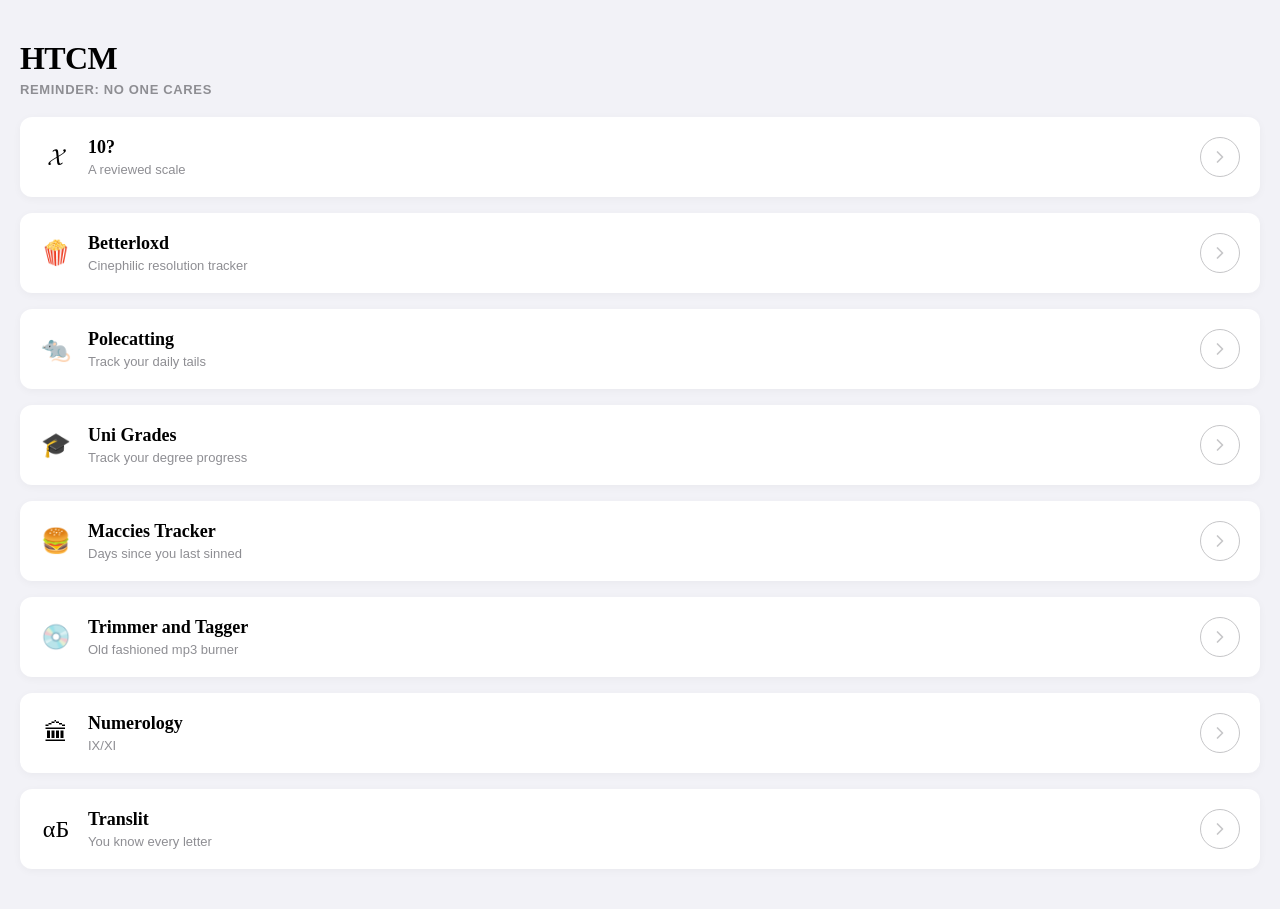
<file: index.html>
<!DOCTYPE html>
<html lang="en-GB">

<head>
    <meta charset="UTF-8">
    <meta name="viewport"
        content="width=device-width, initial-scale=1.0, maximum-scale=1.0, user-scalable=no, viewport-fit=cover">
    <title>HTCM Playground</title>

    <!-- iOS PWA Settings -->
    <meta name="apple-mobile-web-app-capable" content="yes">
    <meta name="apple-mobile-web-app-status-bar-style" content="default">
    <!-- These meta tags help the browser anticipate the colour mode -->
    <meta name="theme-color" content="#f2f2f7" media="(prefers-color-scheme: light)">
    <meta name="theme-color" content="#000000" media="(prefers-color-scheme: dark)">
    <meta name="apple-mobile-web-app-title" content="Playground">
    <link rel="apple-touch-icon" href="icon.png">
    <link rel="manifest" href="manifest.json">

    <style>
        :root {
            /* Light Mode Default */
            --bg-body: #f2f2f7;
            /* iOS grouped background */
            --bg-card: #ffffff;
            --text-main: #000000;
            --text-sub: #8e8e93;
            --separator: #c6c6c8;
            --accent: #000000;

            /* System Serif Stack */
            --font-serif: "New York", "Times New Roman", Times, serif;
            --font-sans: -apple-system, BlinkMacSystemFont, "SF Pro Text", sans-serif;
        }

        @media (prefers-color-scheme: dark) {
            :root {
                --bg-body: #000000;
                --bg-card: #1c1c1e;
                /* iOS Dark Mode Gray */
                --text-main: #ffffff;
                --text-sub: #98989d;
                --separator: #38383a;
                --accent: #ffffff;
            }
        }

        * {
            box-sizing: border-box;
            -webkit-tap-highlight-color: transparent;
        }

        body {
            margin: 0;
            padding: 0;
            font-family: var(--font-serif);
            /* Serif by default */
            background-color: var(--bg-body);
            color: var(--text-main);
            /* Safe area padding for notches */
            padding-top: env(safe-area-inset-top);
            padding-bottom: env(safe-area-inset-bottom);
            -webkit-font-smoothing: antialiased;
        }

        /* --- HEADER --- */
        header {
            padding: 40px 20px 20px 20px;
        }

        h1 {
            font-size: 32px;
            font-weight: 700;
            margin: 0;
            letter-spacing: -0.02em;
        }

        .subtitle {
            font-family: var(--font-sans);
            font-size: 13px;
            text-transform: uppercase;
            letter-spacing: 0.05em;
            color: var(--text-sub);
            margin-top: 5px;
            font-weight: 600;
        }

        /* --- CARD LIST --- */
        .list-container {
            display: flex;
            flex-direction: column;
            padding: 0 20px;
            gap: 16px;
            padding-bottom: 40px;
        }

        .card {
            background-color: var(--bg-card);
            border-radius: 12px;
            padding: 20px;
            text-decoration: none;
            color: var(--text-main);
            display: flex;
            align-items: center;
            justify-content: space-between;
            box-shadow: 0 2px 8px rgba(0, 0, 0, 0.04);
            transition: transform 0.2s ease, background-color 0.2s;
        }

        .card:active {
            transform: scale(0.98);
            background-color: var(--separator);
        }

        .card-content {
            display: flex;
            align-items: center;
            gap: 16px;
        }

        .card-icon {
            font-size: 24px;
            width: 32px;
            text-align: center;
        }

        .card-text h2 {
            margin: 0;
            font-size: 18px;
            font-weight: 600;
        }

        .card-text p {
            margin: 4px 0 0 0;
            font-family: var(--font-sans);
            font-size: 13px;
            color: var(--text-sub);
        }

        .arrow {
            color: var(--text-sub);
            opacity: 0.5;
        }

        .arrow {
            display: flex;
            align-items: center;
            justify-content: center;
            width: 40px;
            height: 40px;
            border-radius: 50%;
            background-color: var(--bg-card);
            /* Matches card bg (white or dark) */
            border: 1px solid var(--text-sub);
            color: var(--text-sub);
            transition: all 0.3s ease;
            flex-shrink: 0;
            /* Prevents squishing on small screens */
        }

        /* --- FOOTER --- */
        footer {
            text-align: center;
            padding: 20px;
            font-family: var(--font-sans);
            font-size: 12px;
            color: var(--text-sub);
            opacity: 0.6;
        }
    </style>
</head>

<body>

    <header>
        <h1>HTCM</h1>
        <div class="subtitle">Reminder: no one cares</div>
    </header>

    <div class="list-container">

        <!-- Item 1 -->
        <a href="rating.html" class="card">
            <div class="card-content">
                <div class="card-icon">𝓧</div>
                <div class="card-text">
                    <h2>10?</h2>
                    <p>A reviewed scale</p>
                </div>
            </div>
            <div class="arrow">
                <svg xmlns="http://www.w3.org/2000/svg" width="20" height="20" viewBox="0 0 24 24" fill="none"
                    stroke="currentColor" stroke-width="2" stroke-linecap="round" stroke-linejoin="round"
                    class="ml-0.5">
                    <path d="m9 18 6-6-6-6" />
                </svg>
            </div>
        </a>
        <!-- Item 2 -->
        <a href="betterloxd.html" class="card">
            <div class="card-content">
                <div class="card-icon">🍿</div>
                <div class="card-text">
                    <h2>Betterloxd</h2>
                    <p>Cinephilic resolution tracker</p>
                </div>
            </div>
            <div class="arrow">
                <svg xmlns="http://www.w3.org/2000/svg" width="20" height="20" viewBox="0 0 24 24" fill="none"
                    stroke="currentColor" stroke-width="2" stroke-linecap="round" stroke-linejoin="round"
                    class="ml-0.5">
                    <path d="m9 18 6-6-6-6" />
                </svg>
            </div>
        </a>
        <!-- Item 3 -->
        <a href="polecatting.html" class="card">
            <div class="card-content">
                <div class="card-icon">🐀</div>
                <div class="card-text">
                    <h2>Polecatting</h2>
                    <p>Track your daily tails</p>
                </div>
            </div>
            <div class="arrow">
                <svg xmlns="http://www.w3.org/2000/svg" width="20" height="20" viewBox="0 0 24 24" fill="none"
                    stroke="currentColor" stroke-width="2" stroke-linecap="round" stroke-linejoin="round"
                    class="ml-0.5">
                    <path d="m9 18 6-6-6-6" />
                </svg>
            </div>
        </a>

        <!-- Uni Grades -->
        <a href="uni-grades.html" class="card">
            <div class="card-content">
                <div class="card-icon">🎓</div>
                <div class="card-text">
                    <h2>Uni Grades</h2>
                    <p>Track your degree progress</p>
                </div>
            </div>
            <div class="arrow">
                <svg xmlns="http://www.w3.org/2000/svg" width="20" height="20" viewBox="0 0 24 24" fill="none"
                    stroke="currentColor" stroke-width="2" stroke-linecap="round" stroke-linejoin="round"
                    class="ml-0.5">
                    <path d="m9 18 6-6-6-6" />
                </svg>
            </div>
        </a>

        <!-- Maccies Tracker -->
        <a href="maccies.html" class="card">
            <div class="card-content">
                <div class="card-icon">🍔</div>
                <div class="card-text">
                    <h2>Maccies Tracker</h2>
                    <p>Days since you last sinned</p>
                </div>
            </div>
            <div class="arrow">
                <svg xmlns="http://www.w3.org/2000/svg" width="20" height="20" viewBox="0 0 24 24" fill="none"
                    stroke="currentColor" stroke-width="2" stroke-linecap="round" stroke-linejoin="round"
                    class="ml-0.5">
                    <path d="m9 18 6-6-6-6" />
                </svg>
            </div>
        </a>
        <!-- Audio Editor -->
        <a href="trim-tag.html" class="card">
            <div class="card-content">
                <div class="card-icon">💿</div>
                <div class="card-text">
                    <h2>Trimmer and Tagger</h2>
                    <p>Old fashioned mp3 burner</p>

                </div>
            </div>
            <div class="arrow">
                <svg xmlns="http://www.w3.org/2000/svg" width="20" height="20" viewBox="0 0 24 24" fill="none"
                    stroke="currentColor" stroke-width="2" stroke-linecap="round" stroke-linejoin="round"
                    class="ml-0.5">
                    <path d="m9 18 6-6-6-6" />
                </svg>
            </div>
        </a>
        <!-- Roman Numerals -->
        <a href="roman.html" class="card">
            <div class="card-content">
                <div class="card-icon">🏛</div>
                <div class="card-text">
                    <h2>Numerology</h2>
                    <p>IX/XI</p>
                </div>
            </div>
            <div class="arrow">
                <svg xmlns="http://www.w3.org/2000/svg" width="20" height="20" viewBox="0 0 24 24" fill="none"
                    stroke="currentColor" stroke-width="2" stroke-linecap="round" stroke-linejoin="round"
                    class="ml-0.5">
                    <path d="m9 18 6-6-6-6" />
                </svg>
            </div>
        </a>
        <!-- Alphabets -->
        <a href="alphabets.html" class="card">
            <div class="card-content">
                <div class="card-icon">αБ</div>
                <div class="card-text">
                    <h2>Translit</h2>
                    <p>You know every letter</p>
                </div>
            </div>
            <div class="arrow">
                <svg xmlns="http://www.w3.org/2000/svg" width="20" height="20" viewBox="0 0 24 24" fill="none"
                    stroke="currentColor" stroke-width="2" stroke-linecap="round" stroke-linejoin="round"
                    class="ml-0.5">
                    <path d="m9 18 6-6-6-6" />
                </svg>
            </div>
        </a>
    </div>


    <script>
        // Service Worker for Offline capability
        if ('serviceWorker' in navigator) {
            window.addEventListener('load', () => {
                navigator.serviceWorker.register('./service-worker.js')
                    .catch(err => console.log('SW failed', err));
            });
        }
    </script>
    <script>
        // Fix for iOS Web App 'kicking out' to Safari
        // This intercepts all internal links and forces them to load inside the standalone window
        document.addEventListener("click", function (e) {
            // Find the closest anchor tag (in case you click an icon inside the link)
            var a = e.target.closest("a");

            // If it is a link, and it is internal (pointing to this domain)
            if (a && a.href && a.href.includes(window.location.hostname)) {
                e.preventDefault(); // Stop standard browser behaviour
                window.location.href = a.href; // Force navigation within the same window
            }
        });
    </script>
</body>

</html>
</file>
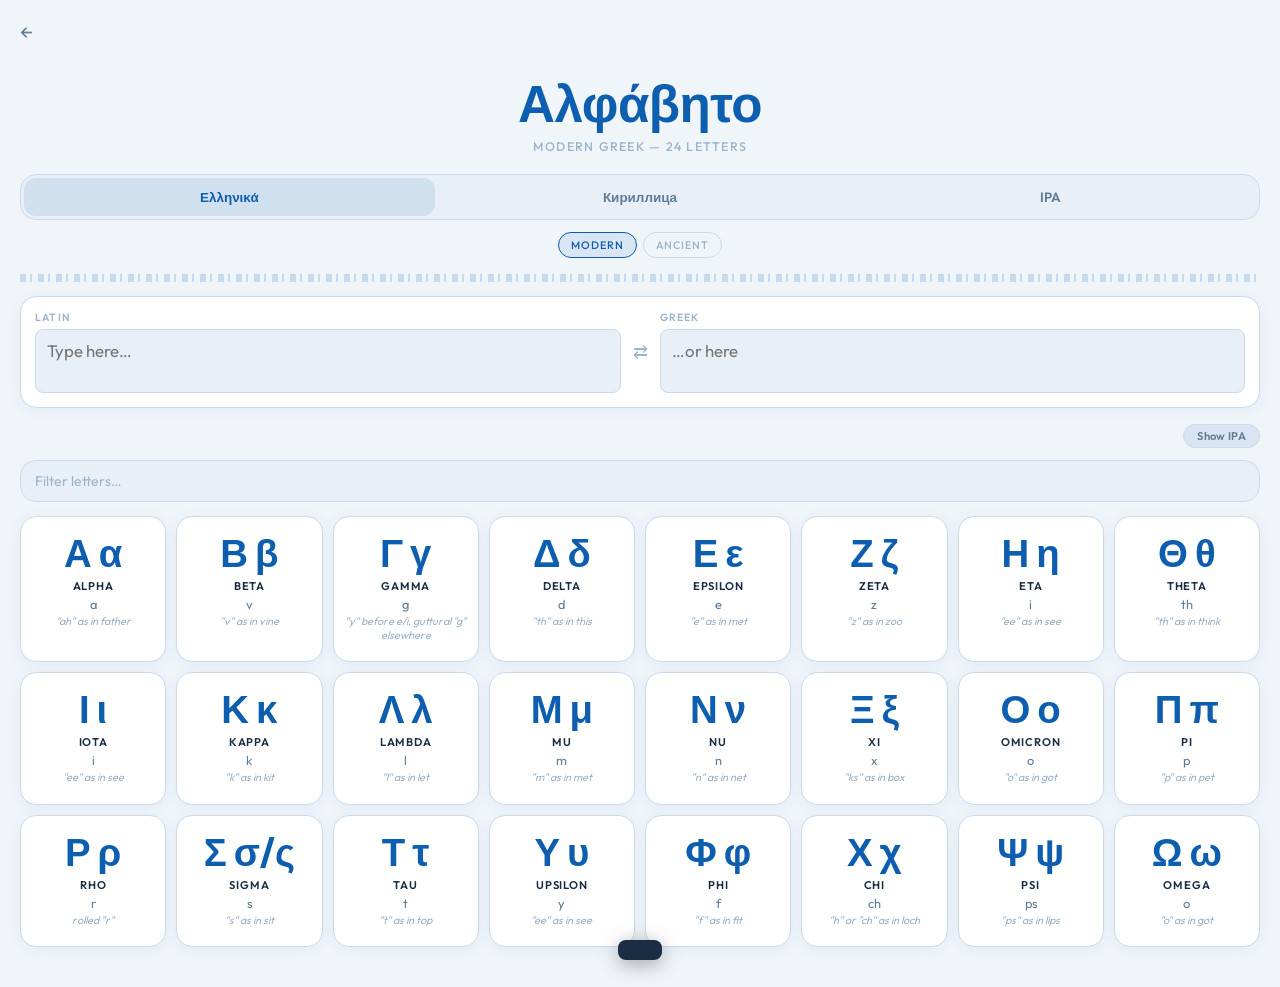
<file: alphabets.html>
<!DOCTYPE html>
<html lang="en-GB">

<head>
    <meta charset="UTF-8">
    <meta name="viewport"
        content="width=device-width, initial-scale=1.0, maximum-scale=1.0, user-scalable=no, viewport-fit=cover">
    <meta name="apple-mobile-web-app-capable" content="yes">
    <meta name="apple-mobile-web-app-status-bar-style" content="black-translucent">
    <meta name="theme-color" content="#f4f8fb" id="metaTheme">
    <title>Alphabets</title>

    <style>
        @import url('https://fonts.googleapis.com/css2?family=Outfit:wght@300;400;500;600;700&family=Jost:ital,wght@0,300;0,400;0,500;0,600;0,700;1,400&family=Cormorant+Garamond:ital,wght@0,400;0,500;0,600;0,700;1,400&display=swap');

        /* ===== RESET ===== */
        * { box-sizing: border-box; -webkit-tap-highlight-color: transparent; margin: 0; padding: 0; }
        ::-webkit-scrollbar { width: 0; }

        body {
            min-height: 100vh; min-height: 100dvh;
            padding-top: env(safe-area-inset-top);
            padding-bottom: env(safe-area-inset-bottom);
            -webkit-font-smoothing: antialiased;
            overflow-x: hidden;
            transition: background-color 0.6s ease, color 0.6s ease;
        }

        /* ===== GREEK THEME — Mediterranean yoghurt pot ===== */
        body.theme-greek {
            --bg: #f0f5fa; --bg-card: #ffffff; --bg-input: #e8eff6;
            --text: #1a2d42; --text-sub: #5e7d99; --text-muted: #9cb3c9;
            --accent: #0d5eaf; --accent-soft: rgba(13,94,175,0.10);
            --separator: #cddaea; --card-radius: 16px;
            --card-shadow: 0 2px 14px rgba(13,94,175,0.07);
            --font-ui: 'Outfit', -apple-system, sans-serif;
            --letter-size: 2.4rem;
            background: var(--bg); color: var(--text); font-family: var(--font-ui);
        }
        body.theme-greek.ancient {
            --bg: #f5f0e4; --bg-card: #faf6ee; --bg-input: #eee7d8;
            --text: #2a2218; --text-sub: #7a6e5a; --text-muted: #a89c88;
            --accent: #b8860b; --accent-soft: rgba(184,134,11,0.12);
            --separator: #ddd4be; --card-shadow: 0 2px 14px rgba(140,105,20,0.08);
        }

        /* ===== CYRILLIC THEME — Molchat Doma ===== */
        body.theme-cyrillic {
            --bg: #0c0c0c; --bg-card: #151515; --bg-input: #1b1b1b;
            --text: #d8d4ce; --text-sub: #6e6a62; --text-muted: #48453f;
            --accent: #b33a3a; --accent-soft: rgba(179,58,58,0.16);
            --separator: #282624; --card-radius: 3px;
            --card-shadow: none;
            --font-ui: 'Jost', -apple-system, sans-serif;
            --letter-size: 2.2rem;
            background: var(--bg); color: var(--text); font-family: var(--font-ui);
        }
        body.theme-cyrillic::after {
            content: ''; position: fixed; inset: 0;
            background-image: url("data:image/svg+xml,%3Csvg viewBox='0 0 256 256' xmlns='http://www.w3.org/2000/svg'%3E%3Cfilter id='n'%3E%3CfeTurbulence type='fractalNoise' baseFrequency='0.85' numOctaves='4' stitchTiles='stitch'/%3E%3C/filter%3E%3Crect width='100%25' height='100%25' filter='url(%23n)' opacity='0.06'/%3E%3C/svg%3E");
            pointer-events: none; z-index: 10000; opacity: 0.45; mix-blend-mode: overlay;
        }

        /* ===== IPA THEME — Academic ===== */
        body.theme-ipa {
            --bg: #faf6ee; --bg-card: #ffffff; --bg-input: #f0ebe0;
            --text: #2c2416; --text-sub: #6b5d4a; --text-muted: #a0927c;
            --accent: #5c4a2f; --accent-soft: rgba(92,74,47,0.10);
            --separator: #dcd4c2; --card-radius: 2px;
            --card-shadow: none;
            --font-ui: 'Cormorant Garamond', Georgia, serif;
            --letter-size: 2rem;
            background: var(--bg); color: var(--text); font-family: var(--font-ui);
        }

        /* ===== HEADER ===== */
        header {
            display: flex; align-items: center; padding: 20px;
            padding-top: max(20px, env(safe-area-inset-top));
        }
        .back-btn {
            background: none; border: none; color: var(--text-sub);
            font-size: 1.2rem; cursor: pointer; padding: 20px; margin: -20px;
            text-decoration: none; display: flex; align-items: center;
            transition: color 0.4s;
        }

        /* ===== HERO ===== */
        .hero { text-align: center; padding: 10px 20px 20px; }
        .hero-title {
            font-family: var(--font-ui); font-size: clamp(2rem, 8vw, 3.2rem);
            font-weight: 700; color: var(--accent); line-height: 1.15;
            letter-spacing: -0.01em;
            transition: color 0.5s ease;
        }
        body.theme-cyrillic .hero-title {
            text-transform: uppercase; letter-spacing: 0.15em; font-weight: 600;
        }
        body.theme-ipa .hero-title {
            font-style: italic; letter-spacing: 0.02em;
        }
        .hero-sub {
            font-family: var(--font-ui); font-size: 0.78rem; font-weight: 500;
            text-transform: uppercase; letter-spacing: 0.1em; color: var(--text-muted);
            margin-top: 6px; transition: color 0.5s;
        }

        /* ===== MAIN TOGGLE ===== */
        .toggle-wrap { padding: 0 20px; margin-bottom: 6px; }
        .main-toggle {
            display: flex; padding: 3px; border-radius: var(--card-radius);
            border: 1px solid var(--separator); background: var(--bg-input);
            transition: all 0.5s ease;
        }
        .main-toggle .tab {
            flex: 1; background: none; border: none; padding: 11px 6px;
            font-family: var(--font-ui); font-size: 0.84rem; font-weight: 600;
            color: var(--text-sub); cursor: pointer;
            border-radius: calc(var(--card-radius) - 4px);
            transition: all 0.3s ease; white-space: nowrap;
        }
        .main-toggle .tab.active { background: var(--accent-soft); color: var(--accent); }

        /* ===== SUB TOGGLE ===== */
        .sub-wrap { padding: 0 20px; margin-bottom: 10px; min-height: 32px; }
        .sub-toggle {
            display: flex; gap: 6px; justify-content: center; padding: 6px 0;
            transition: opacity 0.3s;
        }
        .sub-toggle.hidden { display: none; }
        .sub-tab {
            background: none; border: 1px solid var(--separator); padding: 5px 12px;
            font-family: var(--font-ui); font-size: 0.68rem; font-weight: 500;
            color: var(--text-muted); cursor: pointer; border-radius: 20px;
            transition: all 0.25s; text-transform: uppercase; letter-spacing: 0.08em;
        }
        .sub-tab.active { border-color: var(--accent); color: var(--accent); background: var(--accent-soft); }

        /* ===== DECORATIVE LINES ===== */
        .deco-greek, .deco-cyrillic, .deco-ipa { display: none; margin: 0 20px 14px; transition: opacity 0.5s; }
        body.theme-greek .deco-greek, body.theme-greek.ancient .deco-greek { display: block; }
        body.theme-cyrillic .deco-cyrillic { display: block; }
        body.theme-ipa .deco-ipa { display: block; }

        .deco-greek {
            height: 8px; opacity: 0.18;
            background: repeating-linear-gradient(90deg,
                var(--accent) 0 6px, transparent 6px 10px,
                var(--accent) 10px 12px, transparent 12px 18px);
        }
        .deco-cyrillic { height: 3px; background: var(--accent); opacity: 0.5; }
        .deco-ipa { height: 1px; background: var(--separator); }

        /* ===== TRANSLITERATION ===== */
        .translit-wrap { padding: 0 20px; margin-bottom: 16px; }
        .translit-wrap.hidden { display: none; }
        .translit-card {
            background: var(--bg-card); border: 1px solid var(--separator);
            border-radius: var(--card-radius); padding: 14px;
            display: flex; gap: 10px; align-items: stretch;
            box-shadow: var(--card-shadow); transition: all 0.5s ease;
        }
        .translit-half { flex: 1; display: flex; flex-direction: column; }
        .translit-half label {
            font-size: 0.65rem; font-weight: 600; text-transform: uppercase;
            letter-spacing: 0.12em; color: var(--text-muted); margin-bottom: 5px;
        }
        .translit-half textarea {
            flex: 1; min-height: 56px; background: var(--bg-input);
            border: 1px solid var(--separator); border-radius: 8px;
            padding: 10px 11px; color: var(--text); font-family: var(--font-ui);
            font-size: 1.05rem; resize: none; outline: none;
            transition: border-color 0.2s, background-color 0.5s, color 0.5s;
            -webkit-appearance: none;
        }
        .translit-half textarea:focus { border-color: var(--accent); }
        .translit-arrow {
            display: flex; align-items: center; color: var(--text-muted);
            font-size: 1.1rem; user-select: none; padding: 0 2px;
        }

        /* ===== IPA PILL ===== */
        .pill-wrap { padding: 0 20px; margin-bottom: 12px; display: flex; justify-content: flex-end; }
        .pill-wrap.hidden { display: none; }
        .ipa-pill {
            background: var(--accent-soft); border: 1px solid var(--separator);
            padding: 4px 13px; font-family: var(--font-ui); font-size: 0.70rem;
            font-weight: 600; color: var(--text-sub); cursor: pointer;
            border-radius: 20px; transition: all 0.25s; letter-spacing: 0.03em;
        }
        .ipa-pill.active { background: var(--accent); color: #fff; border-color: var(--accent); }

        /* ===== SEARCH ===== */
        .search-wrap { padding: 0 20px; margin-bottom: 14px; }
        .search-input {
            width: 100%; background: var(--bg-input); border: 1px solid var(--separator);
            border-radius: var(--card-radius); padding: 11px 14px;
            color: var(--text); font-family: var(--font-ui); font-size: 0.88rem;
            outline: none; transition: border-color 0.2s, background-color 0.5s;
            -webkit-appearance: none;
        }
        .search-input:focus { border-color: var(--accent); }
        .search-input::placeholder { color: var(--text-muted); }

        /* ===== LETTER GRID ===== */
        .grid-wrap { padding: 0 20px 40px; }
        .letter-grid {
            display: grid; grid-template-columns: repeat(auto-fill, minmax(135px, 1fr));
            gap: 10px;
        }
        .letter-card {
            background: var(--bg-card); border: 1px solid var(--separator);
            border-radius: var(--card-radius); padding: 14px 10px;
            text-align: center; cursor: pointer; position: relative;
            box-shadow: var(--card-shadow);
            transition: all 0.5s ease, transform 0.15s ease;
        }
        .letter-card:active { transform: scale(0.96); }
        .letter-card.hidden { display: none; }

        /* Theme-specific card tweaks */
        body.theme-cyrillic .letter-card {
            border-left: 3px solid var(--accent); border-radius: 2px;
            padding: 12px 10px;
        }
        body.theme-ipa .letter-card {
            border: none; border-bottom: 1px solid var(--separator);
            border-radius: 0; padding: 12px 8px;
        }

        .letter-char {
            font-size: var(--letter-size); font-weight: 700; color: var(--accent);
            line-height: 1.15; margin-bottom: 4px; transition: color 0.5s;
        }
        .letter-lower {
            font-size: 0.78rem; color: var(--text-sub); margin-bottom: 6px;
            font-weight: 400;
        }
        .letter-name {
            font-size: 0.70rem; font-weight: 600; color: var(--text);
            text-transform: uppercase; letter-spacing: 0.07em; margin-bottom: 3px;
        }
        .letter-latin {
            font-size: 0.80rem; color: var(--text-sub); margin-bottom: 2px;
        }
        .letter-sound {
            font-size: 0.68rem; color: var(--text-muted); font-style: italic;
            line-height: 1.3;
        }
        .letter-ipa-tag {
            font-size: 0.72rem; color: var(--accent); margin-top: 5px;
            opacity: 0; max-height: 0; overflow: hidden;
            transition: all 0.3s ease;
        }
        body.show-ipa .letter-ipa-tag { opacity: 1; max-height: 28px; }

        /* ===== IPA CHART (IPA mode only) ===== */
        .ipa-chart-wrap { padding: 0 20px 40px; display: none; }
        body.theme-ipa .ipa-chart-wrap { display: block; }
        body.theme-ipa .grid-wrap { display: none; }

        .ipa-cat-title {
            font-family: var(--font-ui); font-size: 1.15rem; font-weight: 600;
            color: var(--text); margin: 20px 0 10px; padding-bottom: 5px;
            border-bottom: 2px solid var(--accent);
        }
        .ipa-cat-title:first-child { margin-top: 0; }
        .ipa-grid {
            display: grid; grid-template-columns: repeat(auto-fill, minmax(115px, 1fr));
            gap: 8px; margin-bottom: 8px;
        }
        .ipa-cell {
            background: var(--bg-card); border: 1px solid var(--separator);
            border-radius: var(--card-radius); padding: 10px 8px;
            text-align: center; cursor: pointer;
            transition: all 0.3s ease, transform 0.15s ease;
        }
        .ipa-cell:active { transform: scale(0.96); }
        .ipa-cell.hidden { display: none; }
        .ipa-sym {
            font-size: 1.6rem; font-weight: 700; color: var(--accent);
            line-height: 1.2; margin-bottom: 3px;
        }
        .ipa-desc { font-size: 0.64rem; color: var(--text-sub); font-style: italic; }
        .ipa-ex { font-size: 0.62rem; color: var(--text-muted); margin-top: 2px; }

        /* ===== TOAST ===== */
        .toast {
            position: fixed; bottom: 40px; left: 50%;
            transform: translateX(-50%) translateY(100px);
            background: var(--text); color: var(--bg);
            padding: 10px 22px; border-radius: 8px;
            font-weight: 500; font-size: 0.88rem; z-index: 100001;
            transition: transform 0.4s cubic-bezier(0.175,0.885,0.32,1.275);
            pointer-events: none; white-space: nowrap;
            box-shadow: 0 4px 20px rgba(0,0,0,0.35);
        }
        .toast.show { transform: translateX(-50%) translateY(0); }

        /* ===== RESPONSIVE ===== */
        @media (max-width: 400px) {
            .letter-grid { grid-template-columns: repeat(2, 1fr); }
            .ipa-grid { grid-template-columns: repeat(2, 1fr); }
            .main-toggle .tab { font-size: 0.78rem; padding: 10px 4px; }
        }
    </style>
</head>

<body class="theme-greek">

    <header>
        <a href="index.html" class="back-btn">&larr;</a>
    </header>

    <!-- HERO -->
    <div class="hero">
        <div class="hero-title" id="heroTitle">Αλφάβητο</div>
        <div class="hero-sub" id="heroSub">Modern Greek — 24 letters</div>
    </div>

    <!-- MAIN TOGGLE -->
    <div class="toggle-wrap">
        <div class="main-toggle" id="mainToggle">
            <button class="tab active" data-mode="greek" onclick="setMode('greek')">Ελληνικά</button>
            <button class="tab" data-mode="cyrillic" onclick="setMode('cyrillic')">Кириллица</button>
            <button class="tab" data-mode="ipa" onclick="setMode('ipa')">IPA</button>
        </div>
    </div>

    <!-- SUB TOGGLE -->
    <div class="sub-wrap">
        <div class="sub-toggle" id="subGreek">
            <button class="sub-tab active" data-sub="modern" onclick="setSub('modern')">Modern</button>
            <button class="sub-tab" data-sub="ancient" onclick="setSub('ancient')">Ancient</button>
        </div>
        <div class="sub-toggle hidden" id="subCyrillic">
            <button class="sub-tab active" data-sub="russian" onclick="setSub('russian')">Russian</button>
            <button class="sub-tab" data-sub="ukrainian" onclick="setSub('ukrainian')">Ukrainian</button>
            <button class="sub-tab" data-sub="serbian" onclick="setSub('serbian')">Serbian</button>
        </div>
    </div>

    <!-- DECORATIVE -->
    <div class="deco-greek"></div>
    <div class="deco-cyrillic"></div>
    <div class="deco-ipa"></div>

    <!-- TRANSLITERATION -->
    <div class="translit-wrap" id="translitWrap">
        <div class="translit-card">
            <div class="translit-half">
                <label>Latin</label>
                <textarea id="latinBox" placeholder="Type here…"></textarea>
            </div>
            <div class="translit-arrow">⇄</div>
            <div class="translit-half">
                <label id="scriptLabel">Greek</label>
                <textarea id="scriptBox" placeholder="…or here"></textarea>
            </div>
        </div>
    </div>

    <!-- IPA PILL -->
    <div class="pill-wrap" id="pillWrap">
        <button class="ipa-pill" id="ipaPill" onclick="toggleShowIPA()">Show IPA</button>
    </div>

    <!-- SEARCH -->
    <div class="search-wrap">
        <input type="text" class="search-input" id="searchBox" placeholder="Filter letters…"
            autocomplete="off" autocorrect="off" spellcheck="false">
    </div>

    <!-- LETTER GRID -->
    <div class="grid-wrap" id="gridWrap">
        <div class="letter-grid" id="letterGrid"></div>
    </div>

    <!-- IPA CHART -->
    <div class="ipa-chart-wrap" id="ipaChartWrap"></div>

    <!-- TOAST -->
    <div class="toast" id="toast"></div>

<script>
// ================================================================
//  DATA
// ================================================================
const ALPHA = {
    greek: {
        modern: {
            hero: 'Αλφάβητο', sub: 'Modern Greek — 24 letters', label: 'Greek',
            letters: [
                { u:'Α', l:'α', name:'Alpha',   lat:'a',     snd:'"ah" as in father',  ipa:'/a/' },
                { u:'Β', l:'β', name:'Beta',    lat:'v',     snd:'"v" as in vine',     ipa:'/v/' },
                { u:'Γ', l:'γ', name:'Gamma',   lat:'g',     snd:'"y" before e/i, guttural "g" elsewhere', ipa:'/ɣ/ · /ʝ/' },
                { u:'Δ', l:'δ', name:'Delta',   lat:'d',     snd:'"th" as in this',    ipa:'/ð/' },
                { u:'Ε', l:'ε', name:'Epsilon', lat:'e',     snd:'"e" as in met',      ipa:'/e/' },
                { u:'Ζ', l:'ζ', name:'Zeta',    lat:'z',     snd:'"z" as in zoo',      ipa:'/z/' },
                { u:'Η', l:'η', name:'Eta',     lat:'i',     snd:'"ee" as in see',     ipa:'/i/' },
                { u:'Θ', l:'θ', name:'Theta',   lat:'th',    snd:'"th" as in think',   ipa:'/θ/' },
                { u:'Ι', l:'ι', name:'Iota',    lat:'i',     snd:'"ee" as in see',     ipa:'/i/' },
                { u:'Κ', l:'κ', name:'Kappa',   lat:'k',     snd:'"k" as in kit',      ipa:'/k/' },
                { u:'Λ', l:'λ', name:'Lambda',  lat:'l',     snd:'"l" as in let',      ipa:'/l/' },
                { u:'Μ', l:'μ', name:'Mu',      lat:'m',     snd:'"m" as in met',      ipa:'/m/' },
                { u:'Ν', l:'ν', name:'Nu',      lat:'n',     snd:'"n" as in net',      ipa:'/n/' },
                { u:'Ξ', l:'ξ', name:'Xi',      lat:'x',     snd:'"ks" as in box',     ipa:'/ks/' },
                { u:'Ο', l:'ο', name:'Omicron', lat:'o',     snd:'"o" as in got',      ipa:'/o/' },
                { u:'Π', l:'π', name:'Pi',      lat:'p',     snd:'"p" as in pet',      ipa:'/p/' },
                { u:'Ρ', l:'ρ', name:'Rho',     lat:'r',     snd:'rolled "r"',         ipa:'/r/' },
                { u:'Σ', l:'σ/ς', name:'Sigma', lat:'s',     snd:'"s" as in sit',      ipa:'/s/' },
                { u:'Τ', l:'τ', name:'Tau',     lat:'t',     snd:'"t" as in top',      ipa:'/t/' },
                { u:'Υ', l:'υ', name:'Upsilon', lat:'y',     snd:'"ee" as in see',     ipa:'/i/' },
                { u:'Φ', l:'φ', name:'Phi',     lat:'f',     snd:'"f" as in fit',      ipa:'/f/' },
                { u:'Χ', l:'χ', name:'Chi',     lat:'ch',    snd:'"h" or "ch" as in loch', ipa:'/x/ · /ç/' },
                { u:'Ψ', l:'ψ', name:'Psi',     lat:'ps',    snd:'"ps" as in lips',    ipa:'/ps/' },
                { u:'Ω', l:'ω', name:'Omega',   lat:'o',     snd:'"o" as in got',      ipa:'/o/' },
            ]
        },
        ancient: {
            hero: 'Αλφάβητον', sub: 'Ancient Greek — 24 letters', label: 'Greek',
            letters: [
                { u:'Α', l:'α', name:'Alpha',   lat:'a',     snd:'short/long "ah"',       ipa:'/a/ · /aː/' },
                { u:'Β', l:'β', name:'Beta',    lat:'b',     snd:'"b" as in bet',         ipa:'/b/' },
                { u:'Γ', l:'γ', name:'Gamma',   lat:'g',     snd:'"g" as in get',         ipa:'/ɡ/' },
                { u:'Δ', l:'δ', name:'Delta',   lat:'d',     snd:'"d" as in dog',         ipa:'/d/' },
                { u:'Ε', l:'ε', name:'Epsilon', lat:'e',     snd:'short "e" as in met',   ipa:'/e/' },
                { u:'Ζ', l:'ζ', name:'Zeta',    lat:'zd',    snd:'"zd" as in wisdom',     ipa:'/zd/' },
                { u:'Η', l:'η', name:'Eta',     lat:'ē',     snd:'long "e" as in they',   ipa:'/ɛː/' },
                { u:'Θ', l:'θ', name:'Theta',   lat:'th',    snd:'aspirated "t"',         ipa:'/tʰ/' },
                { u:'Ι', l:'ι', name:'Iota',    lat:'i',     snd:'"i" short or long',     ipa:'/i/ · /iː/' },
                { u:'Κ', l:'κ', name:'Kappa',   lat:'k',     snd:'"k" as in kit',         ipa:'/k/' },
                { u:'Λ', l:'λ', name:'Lambda',  lat:'l',     snd:'"l" as in let',         ipa:'/l/' },
                { u:'Μ', l:'μ', name:'Mu',      lat:'m',     snd:'"m" as in met',         ipa:'/m/' },
                { u:'Ν', l:'ν', name:'Nu',      lat:'n',     snd:'"n" as in net',         ipa:'/n/' },
                { u:'Ξ', l:'ξ', name:'Xi',      lat:'ks',    snd:'"ks" as in box',        ipa:'/ks/' },
                { u:'Ο', l:'ο', name:'Omicron', lat:'o',     snd:'short "o" as in pot',   ipa:'/o/' },
                { u:'Π', l:'π', name:'Pi',      lat:'p',     snd:'"p" as in pet',         ipa:'/p/' },
                { u:'Ρ', l:'ρ', name:'Rho',     lat:'r',     snd:'rolled "r"',            ipa:'/r/' },
                { u:'Σ', l:'σ/ς', name:'Sigma', lat:'s',     snd:'"s" as in sit',         ipa:'/s/' },
                { u:'Τ', l:'τ', name:'Tau',     lat:'t',     snd:'"t" as in top',         ipa:'/t/' },
                { u:'Υ', l:'υ', name:'Upsilon', lat:'u',     snd:'French "u" in tu',      ipa:'/y/ · /yː/' },
                { u:'Φ', l:'φ', name:'Phi',     lat:'ph',    snd:'aspirated "p"',         ipa:'/pʰ/' },
                { u:'Χ', l:'χ', name:'Chi',     lat:'kh',    snd:'aspirated "k"',         ipa:'/kʰ/' },
                { u:'Ψ', l:'ψ', name:'Psi',     lat:'ps',    snd:'"ps" as in lips',       ipa:'/ps/' },
                { u:'Ω', l:'ω', name:'Omega',   lat:'ō',     snd:'long "o" as in bone',   ipa:'/ɔː/' },
            ]
        }
    },
    cyrillic: {
        russian: {
            hero: 'Алфавит', sub: 'Russian — 33 letters', label: 'Cyrillic',
            letters: [
                { u:'А', l:'а', name:'А',              lat:'a',    snd:'"ah" as in father',        ipa:'/a/' },
                { u:'Б', l:'б', name:'Бэ',             lat:'b',    snd:'"b" as in bet',            ipa:'/b/' },
                { u:'В', l:'в', name:'Вэ',             lat:'v',    snd:'"v" as in vine',           ipa:'/v/' },
                { u:'Г', l:'г', name:'Гэ',             lat:'g',    snd:'"g" as in get',            ipa:'/ɡ/' },
                { u:'Д', l:'д', name:'Дэ',             lat:'d',    snd:'"d" as in dog',            ipa:'/d/' },
                { u:'Е', l:'е', name:'Е',              lat:'ye',   snd:'"ye" as in yet',           ipa:'/je/' },
                { u:'Ё', l:'ё', name:'Ё',              lat:'yo',   snd:'"yo" as in yolk',          ipa:'/jo/' },
                { u:'Ж', l:'ж', name:'Жэ',             lat:'zh',   snd:'"s" as in measure',        ipa:'/ʐ/' },
                { u:'З', l:'з', name:'Зэ',             lat:'z',    snd:'"z" as in zoo',            ipa:'/z/' },
                { u:'И', l:'и', name:'И',              lat:'i',    snd:'"ee" as in see',           ipa:'/i/' },
                { u:'Й', l:'й', name:'Краткое И',      lat:'y',    snd:'"y" as in boy',            ipa:'/j/' },
                { u:'К', l:'к', name:'Ка',             lat:'k',    snd:'"k" as in kit',            ipa:'/k/' },
                { u:'Л', l:'л', name:'Эл',             lat:'l',    snd:'"l" as in let',            ipa:'/l/' },
                { u:'М', l:'м', name:'Эм',             lat:'m',    snd:'"m" as in met',            ipa:'/m/' },
                { u:'Н', l:'н', name:'Эн',             lat:'n',    snd:'"n" as in net',            ipa:'/n/' },
                { u:'О', l:'о', name:'О',              lat:'o',    snd:'"o" as in or',             ipa:'/o/' },
                { u:'П', l:'п', name:'Пэ',             lat:'p',    snd:'"p" as in pet',            ipa:'/p/' },
                { u:'Р', l:'р', name:'Эр',             lat:'r',    snd:'rolled "r"',               ipa:'/r/' },
                { u:'С', l:'с', name:'Эс',             lat:'s',    snd:'"s" as in sit',            ipa:'/s/' },
                { u:'Т', l:'т', name:'Тэ',             lat:'t',    snd:'"t" as in top',            ipa:'/t/' },
                { u:'У', l:'у', name:'У',              lat:'u',    snd:'"oo" as in pool',          ipa:'/u/' },
                { u:'Ф', l:'ф', name:'Эф',             lat:'f',    snd:'"f" as in fit',            ipa:'/f/' },
                { u:'Х', l:'х', name:'Ха',             lat:'kh',   snd:'"ch" as in loch',          ipa:'/x/' },
                { u:'Ц', l:'ц', name:'Цэ',             lat:'ts',   snd:'"ts" as in cats',          ipa:'/ts/' },
                { u:'Ч', l:'ч', name:'Чэ',             lat:'ch',   snd:'"ch" as in check',         ipa:'/tɕ/' },
                { u:'Ш', l:'ш', name:'Ша',             lat:'sh',   snd:'"sh" as in she',           ipa:'/ʂ/' },
                { u:'Щ', l:'щ', name:'Ща',             lat:'shch', snd:'"shch" as in fresh cheese', ipa:'/ɕː/' },
                { u:'Ъ', l:'ъ', name:'Твёрдый знак',   lat:'ʺ',    snd:'hard sign — no sound',     ipa:'—' },
                { u:'Ы', l:'ы', name:'Ы',              lat:'y',    snd:'"i" as in bit (back)',     ipa:'/ɨ/' },
                { u:'Ь', l:'ь', name:'Мягкий знак',    lat:'ʹ',    snd:'soft sign — palatalises',  ipa:'—' },
                { u:'Э', l:'э', name:'Э',              lat:'e',    snd:'"e" as in met',            ipa:'/e/' },
                { u:'Ю', l:'ю', name:'Ю',              lat:'yu',   snd:'"you" as in youth',        ipa:'/ju/' },
                { u:'Я', l:'я', name:'Я',              lat:'ya',   snd:'"ya" as in yard',          ipa:'/ja/' },
            ]
        },
        ukrainian: {
            hero: 'Абетка', sub: 'Ukrainian — 33 letters', label: 'Cyrillic',
            letters: [
                { u:'А', l:'а', name:'А',      lat:'a',    snd:'"ah" as in father',    ipa:'/ɑ/' },
                { u:'Б', l:'б', name:'Бе',     lat:'b',    snd:'"b" as in bet',        ipa:'/b/' },
                { u:'В', l:'в', name:'Ве',     lat:'v',    snd:'"v" as in vine',       ipa:'/w~v/' },
                { u:'Г', l:'г', name:'Ге',     lat:'h',    snd:'"h" as in hat',        ipa:'/ɦ/' },
                { u:'Ґ', l:'ґ', name:'Ґе',     lat:'g',    snd:'"g" as in get',        ipa:'/ɡ/' },
                { u:'Д', l:'д', name:'Де',     lat:'d',    snd:'"d" as in dog',        ipa:'/d/' },
                { u:'Е', l:'е', name:'Е',      lat:'e',    snd:'"e" as in met',        ipa:'/ɛ/' },
                { u:'Є', l:'є', name:'Є',      lat:'ye',   snd:'"ye" as in yet',       ipa:'/jɛ/' },
                { u:'Ж', l:'ж', name:'Же',     lat:'zh',   snd:'"s" as in measure',    ipa:'/ʒ/' },
                { u:'З', l:'з', name:'Зе',     lat:'z',    snd:'"z" as in zoo',        ipa:'/z/' },
                { u:'И', l:'и', name:'И',      lat:'y',    snd:'"i" as in bit',        ipa:'/ɪ/' },
                { u:'І', l:'і', name:'І',       lat:'i',    snd:'"ee" as in see',       ipa:'/i/' },
                { u:'Ї', l:'ї', name:'Ї',       lat:'yi',   snd:'"yee" as in yield',    ipa:'/ji/' },
                { u:'Й', l:'й', name:'Йот',    lat:'y',    snd:'"y" as in yes',        ipa:'/j/' },
                { u:'К', l:'к', name:'Ка',     lat:'k',    snd:'"k" as in kit',        ipa:'/k/' },
                { u:'Л', l:'л', name:'Ел',     lat:'l',    snd:'"l" as in let',        ipa:'/l/' },
                { u:'М', l:'м', name:'Ем',     lat:'m',    snd:'"m" as in met',        ipa:'/m/' },
                { u:'Н', l:'н', name:'Ен',     lat:'n',    snd:'"n" as in net',        ipa:'/n/' },
                { u:'О', l:'о', name:'О',      lat:'o',    snd:'"o" as in or',         ipa:'/ɔ/' },
                { u:'П', l:'п', name:'Пе',     lat:'p',    snd:'"p" as in pet',        ipa:'/p/' },
                { u:'Р', l:'р', name:'Ер',     lat:'r',    snd:'rolled "r"',           ipa:'/r/' },
                { u:'С', l:'с', name:'Ес',     lat:'s',    snd:'"s" as in sit',        ipa:'/s/' },
                { u:'Т', l:'т', name:'Те',     lat:'t',    snd:'"t" as in top',        ipa:'/t/' },
                { u:'У', l:'у', name:'У',      lat:'u',    snd:'"oo" as in pool',      ipa:'/u/' },
                { u:'Ф', l:'ф', name:'Еф',    lat:'f',    snd:'"f" as in fit',        ipa:'/f/' },
                { u:'Х', l:'х', name:'Ха',     lat:'kh',   snd:'"ch" as in loch',      ipa:'/x/' },
                { u:'Ц', l:'ц', name:'Це',     lat:'ts',   snd:'"ts" as in cats',      ipa:'/ts/' },
                { u:'Ч', l:'ч', name:'Че',     lat:'ch',   snd:'"ch" as in check',     ipa:'/tʃ/' },
                { u:'Ш', l:'ш', name:'Ша',     lat:'sh',   snd:'"sh" as in she',       ipa:'/ʃ/' },
                { u:'Щ', l:'щ', name:'Ща',     lat:'shch', snd:'"shch" as in fresh cheese', ipa:'/ʃtʃ/' },
                { u:'Ь', l:'ь', name:'Мʼякий знак', lat:'ʹ', snd:'soft sign — palatalises', ipa:'—' },
                { u:'Ю', l:'ю', name:'Ю',      lat:'yu',   snd:'"you" as in youth',    ipa:'/ju/' },
                { u:'Я', l:'я', name:'Я',      lat:'ya',   snd:'"ya" as in yard',      ipa:'/jɑ/' },
            ]
        },
        serbian: {
            hero: 'Азбука', sub: 'Serbian — 30 letters', label: 'Cyrillic',
            letters: [
                { u:'А', l:'а', name:'А',   lat:'a',   snd:'"ah" as in father',   ipa:'/a/' },
                { u:'Б', l:'б', name:'Бе',  lat:'b',   snd:'"b" as in bet',       ipa:'/b/' },
                { u:'В', l:'в', name:'Ве',  lat:'v',   snd:'"v" as in vine',      ipa:'/ʋ/' },
                { u:'Г', l:'г', name:'Ге',  lat:'g',   snd:'"g" as in get',       ipa:'/ɡ/' },
                { u:'Д', l:'д', name:'Де',  lat:'d',   snd:'"d" as in dog',       ipa:'/d/' },
                { u:'Ђ', l:'ђ', name:'Ђе',  lat:'đ',   snd:'"j" as in juice',     ipa:'/dʑ/' },
                { u:'Е', l:'е', name:'Е',   lat:'e',   snd:'"e" as in met',       ipa:'/e/' },
                { u:'Ж', l:'ж', name:'Же',  lat:'ž',   snd:'"s" as in measure',   ipa:'/ʒ/' },
                { u:'З', l:'з', name:'Зе',  lat:'z',   snd:'"z" as in zoo',       ipa:'/z/' },
                { u:'И', l:'и', name:'И',   lat:'i',   snd:'"ee" as in see',      ipa:'/i/' },
                { u:'Ј', l:'ј', name:'Је',  lat:'j',   snd:'"y" as in yes',       ipa:'/j/' },
                { u:'К', l:'к', name:'Ка',  lat:'k',   snd:'"k" as in kit',       ipa:'/k/' },
                { u:'Л', l:'л', name:'Ел',  lat:'l',   snd:'"l" as in let',       ipa:'/l/' },
                { u:'Љ', l:'љ', name:'Ље',  lat:'lj',  snd:'"li" as in million',  ipa:'/ʎ/' },
                { u:'М', l:'м', name:'Ем',  lat:'m',   snd:'"m" as in met',       ipa:'/m/' },
                { u:'Н', l:'н', name:'Ен',  lat:'n',   snd:'"n" as in net',       ipa:'/n/' },
                { u:'Њ', l:'њ', name:'Ње',  lat:'nj',  snd:'"ny" as in canyon',   ipa:'/ɲ/' },
                { u:'О', l:'о', name:'О',   lat:'o',   snd:'"o" as in or',        ipa:'/o/' },
                { u:'П', l:'п', name:'Пе',  lat:'p',   snd:'"p" as in pet',       ipa:'/p/' },
                { u:'Р', l:'р', name:'Ер',  lat:'r',   snd:'rolled "r"',          ipa:'/r/' },
                { u:'С', l:'с', name:'Ес',  lat:'s',   snd:'"s" as in sit',       ipa:'/s/' },
                { u:'Т', l:'т', name:'Те',  lat:'t',   snd:'"t" as in top',       ipa:'/t/' },
                { u:'Ћ', l:'ћ', name:'Ће',  lat:'ć',   snd:'"ch" as in cheap (soft)', ipa:'/tɕ/' },
                { u:'У', l:'у', name:'У',   lat:'u',   snd:'"oo" as in pool',     ipa:'/u/' },
                { u:'Ф', l:'ф', name:'Еф', lat:'f',   snd:'"f" as in fit',       ipa:'/f/' },
                { u:'Х', l:'х', name:'Ха',  lat:'h',   snd:'"h" as in hat',       ipa:'/x/' },
                { u:'Ц', l:'ц', name:'Це',  lat:'c',   snd:'"ts" as in cats',     ipa:'/ts/' },
                { u:'Ч', l:'ч', name:'Че',  lat:'č',   snd:'"ch" as in check',    ipa:'/tʃ/' },
                { u:'Џ', l:'џ', name:'Џе',  lat:'dž',  snd:'"j" as in judge',     ipa:'/dʒ/' },
                { u:'Ш', l:'ш', name:'Ша',  lat:'š',   snd:'"sh" as in she',      ipa:'/ʃ/' },
            ]
        }
    }
};

// --- IPA CHART DATA ---
const IPA_DATA = [
    { title: 'Plosives', items: [
        { sym:'p', desc:'voiceless bilabial',       ex:'"p" in pin' },
        { sym:'b', desc:'voiced bilabial',          ex:'"b" in bin' },
        { sym:'t', desc:'voiceless alveolar',       ex:'"t" in tin' },
        { sym:'d', desc:'voiced alveolar',          ex:'"d" in din' },
        { sym:'k', desc:'voiceless velar',          ex:'"k" in kit' },
        { sym:'ɡ', desc:'voiced velar',             ex:'"g" in get' },
        { sym:'ʔ', desc:'glottal stop',             ex:'"uh-oh"' },
    ]},
    { title: 'Nasals', items: [
        { sym:'m', desc:'bilabial',     ex:'"m" in met' },
        { sym:'n', desc:'alveolar',     ex:'"n" in net' },
        { sym:'ŋ', desc:'velar',        ex:'"ng" in sing' },
        { sym:'ɲ', desc:'palatal',      ex:'"ny" in canyon' },
    ]},
    { title: 'Fricatives', items: [
        { sym:'f', desc:'voiceless labiodental',    ex:'"f" in fit' },
        { sym:'v', desc:'voiced labiodental',       ex:'"v" in vine' },
        { sym:'θ', desc:'voiceless dental',         ex:'"th" in think' },
        { sym:'ð', desc:'voiced dental',            ex:'"th" in this' },
        { sym:'s', desc:'voiceless alveolar',       ex:'"s" in sit' },
        { sym:'z', desc:'voiced alveolar',          ex:'"z" in zoo' },
        { sym:'ʃ', desc:'voiceless postalveolar',   ex:'"sh" in she' },
        { sym:'ʒ', desc:'voiced postalveolar',      ex:'"s" in measure' },
        { sym:'x', desc:'voiceless velar',          ex:'"ch" in loch' },
        { sym:'ɣ', desc:'voiced velar',             ex:'Greek γ' },
        { sym:'h', desc:'voiceless glottal',        ex:'"h" in hat' },
        { sym:'ɦ', desc:'voiced glottal',           ex:'Ukrainian г' },
    ]},
    { title: 'Affricates', items: [
        { sym:'tʃ', desc:'voiceless postalveolar',  ex:'"ch" in check' },
        { sym:'dʒ', desc:'voiced postalveolar',     ex:'"j" in judge' },
        { sym:'ts', desc:'voiceless alveolar',      ex:'"ts" in cats' },
        { sym:'tɕ', desc:'voiceless alveolo-palatal', ex:'Russian ч' },
        { sym:'dʑ', desc:'voiced alveolo-palatal',  ex:'Serbian ђ' },
    ]},
    { title: 'Approximants', items: [
        { sym:'ɹ', desc:'alveolar',         ex:'"r" in red (English)' },
        { sym:'r', desc:'alveolar trill',    ex:'rolled "r" (Spanish)' },
        { sym:'j', desc:'palatal',           ex:'"y" in yes' },
        { sym:'w', desc:'labio-velar',       ex:'"w" in wet' },
        { sym:'l', desc:'alveolar lateral',  ex:'"l" in let' },
        { sym:'ʎ', desc:'palatal lateral',   ex:'"li" in million' },
    ]},
    { title: 'Close Vowels', items: [
        { sym:'i', desc:'close front unrounded',    ex:'"ee" in see' },
        { sym:'y', desc:'close front rounded',      ex:'French "u" in tu' },
        { sym:'ɨ', desc:'close central unrounded',  ex:'Russian ы' },
        { sym:'u', desc:'close back rounded',       ex:'"oo" in pool' },
    ]},
    { title: 'Close-mid Vowels', items: [
        { sym:'e', desc:'close-mid front',          ex:'"ey" in they' },
        { sym:'ø', desc:'close-mid front rounded',  ex:'French "eu" in peu' },
        { sym:'o', desc:'close-mid back rounded',   ex:'"o" in go' },
    ]},
    { title: 'Mid Vowels', items: [
        { sym:'ə', desc:'mid central (schwa)',      ex:'"a" in about' },
    ]},
    { title: 'Open-mid Vowels', items: [
        { sym:'ɛ', desc:'open-mid front',           ex:'"e" in met' },
        { sym:'œ', desc:'open-mid front rounded',   ex:'French "eu" in peur' },
        { sym:'ɔ', desc:'open-mid back rounded',    ex:'"aw" in law' },
    ]},
    { title: 'Open Vowels', items: [
        { sym:'a', desc:'open front',               ex:'"a" in father' },
        { sym:'ɑ', desc:'open back unrounded',      ex:'"a" in spa' },
        { sym:'ɒ', desc:'open back rounded',        ex:'"o" in lot (British)' },
    ]},
];

// --- TRANSLITERATION MAPS (Latin → Script, longest-first) ---
const TRANSLIT = {
    greek: {
        modern: [
            ['th','θ'],['ph','φ'],['ch','χ'],['ps','ψ'],['ks','ξ'],
            ['a','α'],['b','β'],['v','β'],['g','γ'],['d','δ'],
            ['e','ε'],['z','ζ'],['i','ι'],['k','κ'],['l','λ'],
            ['m','μ'],['n','ν'],['x','ξ'],['o','ο'],['p','π'],
            ['r','ρ'],['s','σ'],['t','τ'],['u','υ'],['y','υ'],
            ['f','φ'],['w','ω'],['h','η'],
        ],
        ancient: [
            ['th','θ'],['ph','φ'],['kh','χ'],['ps','ψ'],['ks','ξ'],
            ['a','α'],['b','β'],['g','γ'],['d','δ'],
            ['e','ε'],['z','ζ'],['i','ι'],['k','κ'],['l','λ'],
            ['m','μ'],['n','ν'],['x','ξ'],['o','ο'],['p','π'],
            ['r','ρ'],['s','σ'],['t','τ'],['u','υ'],['y','υ'],
            ['f','φ'],['h','η'],['w','ω'],
        ],
    },
    cyrillic: {
        russian: [
            ['shch','щ'],['sh','ш'],['zh','ж'],['ch','ч'],['kh','х'],
            ['ts','ц'],['ya','я'],['yu','ю'],['yo','ё'],['ye','е'],
            ['a','а'],['b','б'],['v','в'],['g','г'],['d','д'],
            ['e','э'],['z','з'],['i','и'],
            ['k','к'],['l','л'],['m','м'],['n','н'],['o','о'],
            ['p','п'],['r','р'],['s','с'],['t','т'],['u','у'],
            ['f','ф'],['y','ы'],
        ],
        ukrainian: [
            ['shch','щ'],['sh','ш'],['zh','ж'],['ch','ч'],['kh','х'],
            ['ts','ц'],['ya','я'],['yu','ю'],['ye','є'],['yi','ї'],
            ['a','а'],['b','б'],['v','в'],['h','г'],['g','ґ'],
            ['d','д'],['e','е'],['z','з'],['i','і'],
            ['k','к'],['l','л'],['m','м'],['n','н'],['o','о'],
            ['p','п'],['r','р'],['s','с'],['t','т'],['u','у'],
            ['f','ф'],['y','и'],
        ],
        serbian: [
            ['dzh','џ'],['lj','љ'],['nj','њ'],['sh','ш'],['zh','ж'],
            ['ch','ч'],['dj','ђ'],
            ['a','а'],['b','б'],['v','в'],['g','г'],['d','д'],
            ['e','е'],['z','з'],['i','и'],['j','ј'],
            ['k','к'],['l','л'],['m','м'],['n','н'],['o','о'],
            ['p','п'],['r','р'],['s','с'],['t','т'],
            ['u','у'],['f','ф'],['h','х'],['c','ц'],
        ],
    },
};

// ================================================================
//  STATE
// ================================================================
let mode = 'greek';        // 'greek' | 'cyrillic' | 'ipa'
let sub = 'modern';        // varies by mode
let showIPA = false;
let focusedInput = null;

const THEME_COLORS = {
    greek:   { modern: '#f0f5fa', ancient: '#f5f0e4' },
    cyrillic: { russian: '#0c0c0c', ukrainian: '#0c0c0c', serbian: '#0c0c0c' },
    ipa:     { _: '#faf6ee' },
};

// ================================================================
//  MODE / SUB-MODE
// ================================================================
function setMode(m) {
    mode = m;
    // Set default sub-mode
    if (m === 'greek')    sub = document.querySelector('#subGreek .sub-tab.active')?.dataset.sub || 'modern';
    if (m === 'cyrillic') sub = document.querySelector('#subCyrillic .sub-tab.active')?.dataset.sub || 'russian';
    if (m === 'ipa')      sub = '_';

    // Toggle tabs
    document.querySelectorAll('.main-toggle .tab').forEach(t =>
        t.classList.toggle('active', t.dataset.mode === m));

    // Show/hide sub-toggles
    document.getElementById('subGreek').classList.toggle('hidden', m !== 'greek');
    document.getElementById('subCyrillic').classList.toggle('hidden', m !== 'cyrillic');

    // Show/hide transliteration
    document.getElementById('translitWrap').classList.toggle('hidden', m === 'ipa');

    // Show/hide IPA pill (not needed in IPA mode)
    document.getElementById('pillWrap').classList.toggle('hidden', m === 'ipa');

    applyTheme();
    render();
    clearTranslit();
}

function setSub(s) {
    sub = s;
    const container = mode === 'greek' ? 'subGreek' : 'subCyrillic';
    document.querySelectorAll(`#${container} .sub-tab`).forEach(t =>
        t.classList.toggle('active', t.dataset.sub === s));

    applyTheme();
    render();
    clearTranslit();
}

function applyTheme() {
    const body = document.body;
    body.className = ''; // reset
    if (mode === 'greek') {
        body.classList.add('theme-greek');
        if (sub === 'ancient') body.classList.add('ancient');
    } else if (mode === 'cyrillic') {
        body.classList.add('theme-cyrillic');
    } else {
        body.classList.add('theme-ipa');
    }
    if (showIPA) body.classList.add('show-ipa');

    // Meta theme-color
    const colors = THEME_COLORS[mode];
    const col = colors[sub] || colors[Object.keys(colors)[0]];
    document.getElementById('metaTheme').setAttribute('content', col);
}

// ================================================================
//  RENDER
// ================================================================
function render() {
    if (mode === 'ipa') {
        renderIPAChart();
    } else {
        renderLetterGrid();
    }
    updateHero();
    updateScriptLabel();
    filterLetters(); // re-apply any active search
}

function updateHero() {
    const data = (mode === 'ipa')
        ? { hero: '/ˌaɪ piː ˈeɪ/', sub: 'International Phonetic Alphabet' }
        : ALPHA[mode][sub];
    document.getElementById('heroTitle').textContent = data.hero;
    document.getElementById('heroSub').textContent = data.sub;
}

function updateScriptLabel() {
    const data = (mode !== 'ipa') ? ALPHA[mode][sub] : null;
    document.getElementById('scriptLabel').textContent = data ? data.label : '';
}

function renderLetterGrid() {
    const data = ALPHA[mode][sub];
    const grid = document.getElementById('letterGrid');
    grid.innerHTML = data.letters.map((lt, idx) => `
        <div class="letter-card" data-idx="${idx}"
             data-search="${(lt.name + ' ' + lt.lat + ' ' + lt.snd).toLowerCase()}"
             onclick="copyChar('${lt.u}${lt.l.replace('/', '')}')">
            <div class="letter-char">${lt.u} ${lt.l}</div>
            <div class="letter-name">${lt.name}</div>
            <div class="letter-latin">${lt.lat}</div>
            <div class="letter-sound">${lt.snd}</div>
            <div class="letter-ipa-tag">${lt.ipa}</div>
        </div>
    `).join('');
}

function renderIPAChart() {
    const wrap = document.getElementById('ipaChartWrap');
    wrap.innerHTML = IPA_DATA.map(cat => `
        <div class="ipa-cat-title">${cat.title}</div>
        <div class="ipa-grid">
            ${cat.items.map(it => `
                <div class="ipa-cell"
                     data-search="${(it.desc + ' ' + it.ex).toLowerCase()}"
                     onclick="copyChar('${it.sym.replace(/'/g,"\\'")}')">
                    <div class="ipa-sym">${it.sym}</div>
                    <div class="ipa-desc">${it.desc}</div>
                    <div class="ipa-ex">${it.ex}</div>
                </div>
            `).join('')}
        </div>
    `).join('');
}

// ================================================================
//  TRANSLITERATION ENGINE
// ================================================================
function latinToScript(text) {
    const map = TRANSLIT[mode]?.[sub];
    if (!map) return text;

    let result = '';
    let i = 0;
    const lower = text.toLowerCase();

    while (i < text.length) {
        let matched = false;
        for (const [lat, scr] of map) {
            if (lower.startsWith(lat, i)) {
                // Preserve case of first character
                const isUpper = text[i] !== text[i].toLowerCase() && text[i] === text[i].toUpperCase();
                result += isUpper ? scr.toUpperCase() : scr;
                i += lat.length;
                matched = true;
                break;
            }
        }
        if (!matched) { result += text[i]; i++; }
    }

    // Fix Greek final sigma
    if (mode === 'greek') {
        result = result.replace(/σ(?=\s|[.,;:!?\-]|$)/g, 'ς');
    }
    return result;
}

function scriptToLatin(text) {
    const data = ALPHA[mode]?.[sub];
    if (!data) return text;

    // Build reverse map from letter data
    const rmap = {};
    for (const lt of data.letters) {
        // lowercase script char → latin
        if (lt.l.includes('/')) {
            for (const c of lt.l.split('/')) rmap[c] = lt.lat;
        } else {
            rmap[lt.l] = lt.lat;
        }
        rmap[lt.u] = lt.lat.charAt(0).toUpperCase() + lt.lat.slice(1);
    }

    let result = '';
    for (const ch of text) {
        result += rmap[ch] !== undefined ? rmap[ch] : ch;
    }
    return result;
}

// Wire up transliteration textareas
const latinBox = document.getElementById('latinBox');
const scriptBox = document.getElementById('scriptBox');

latinBox.addEventListener('focus', () => focusedInput = 'latin');
scriptBox.addEventListener('focus', () => focusedInput = 'script');

latinBox.addEventListener('input', () => {
    if (focusedInput === 'latin') {
        scriptBox.value = latinToScript(latinBox.value);
    }
});
scriptBox.addEventListener('input', () => {
    if (focusedInput === 'script') {
        latinBox.value = scriptToLatin(scriptBox.value);
    }
});

function clearTranslit() {
    latinBox.value = '';
    scriptBox.value = '';
}

// ================================================================
//  SEARCH / FILTER
// ================================================================
const searchBox = document.getElementById('searchBox');
searchBox.addEventListener('input', filterLetters);

function filterLetters() {
    const q = searchBox.value.trim().toLowerCase();

    if (mode === 'ipa') {
        // Filter IPA cells + hide empty categories
        const wrap = document.getElementById('ipaChartWrap');
        const titles = wrap.querySelectorAll('.ipa-cat-title');
        const grids = wrap.querySelectorAll('.ipa-grid');

        titles.forEach((title, idx) => {
            const grid = grids[idx];
            if (!grid) return;
            let anyVisible = false;
            grid.querySelectorAll('.ipa-cell').forEach(cell => {
                const match = !q || cell.dataset.search.includes(q);
                cell.classList.toggle('hidden', !match);
                if (match) anyVisible = true;
            });
            title.style.display = anyVisible ? '' : 'none';
            grid.style.display = anyVisible ? '' : 'none';
        });
    } else {
        document.querySelectorAll('.letter-card').forEach(card => {
            const match = !q || card.dataset.search.includes(q);
            card.classList.toggle('hidden', !match);
        });
    }
}

// ================================================================
//  IPA TOGGLE
// ================================================================
function toggleShowIPA() {
    showIPA = !showIPA;
    document.body.classList.toggle('show-ipa', showIPA);
    const pill = document.getElementById('ipaPill');
    pill.classList.toggle('active', showIPA);
    pill.textContent = showIPA ? 'Hide IPA' : 'Show IPA';
}

// ================================================================
//  COPY + TOAST
// ================================================================
function copyChar(chars) {
    navigator.clipboard.writeText(chars).then(() => {
        showToast(`Copied ${chars}`);
    }).catch(() => {
        showToast(`${chars}`);
    });
}

let toastTimer;
function showToast(msg) {
    const el = document.getElementById('toast');
    el.textContent = msg;
    el.classList.add('show');
    clearTimeout(toastTimer);
    toastTimer = setTimeout(() => el.classList.remove('show'), 1600);
}

// ================================================================
//  INIT
// ================================================================
render();
</script>

</body>
</html>
</file>
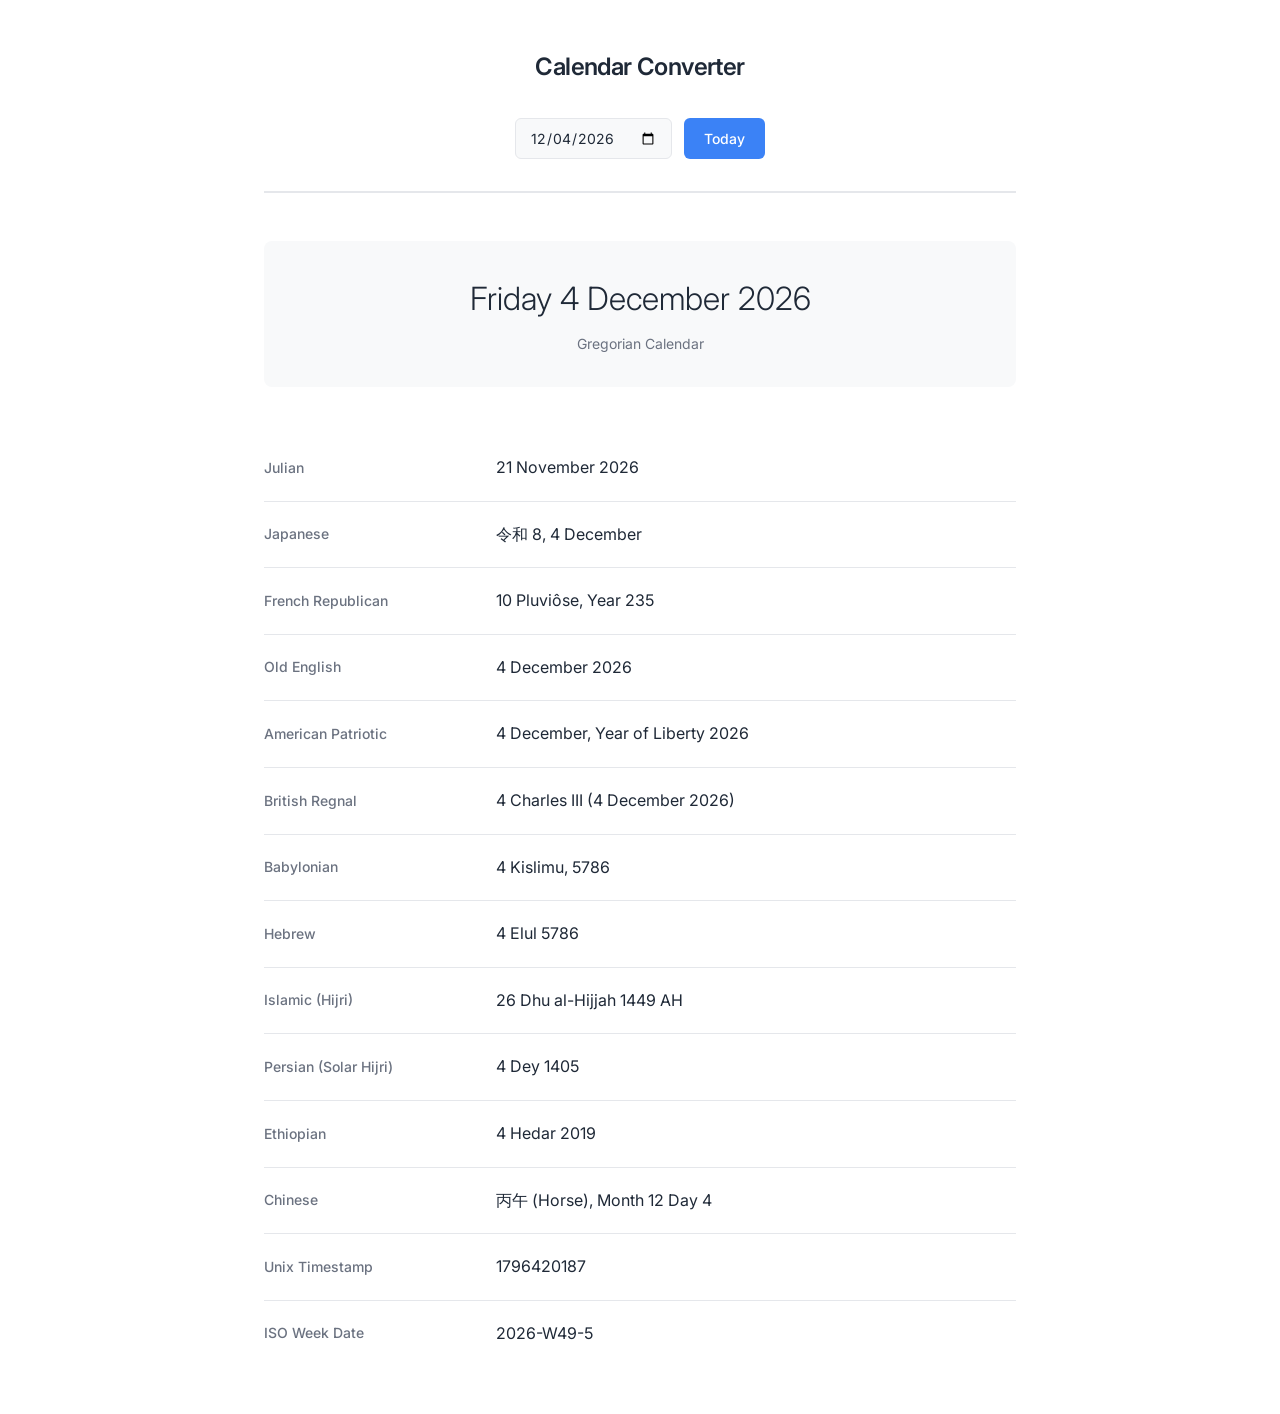
<file: calendar-converter.html>
<!DOCTYPE html>
<html lang="en-GB">

<head>
    <meta charset="UTF-8">
    <meta name="viewport" content="width=device-width, initial-scale=1.0">
    <meta name="description" content="Calendar converter displaying dates across multiple calendar systems">
    <title>Calendar Converter</title>
    <link rel="preconnect" href="https://fonts.googleapis.com">
    <link rel="preconnect" href="https://fonts.gstatic.com" crossorigin>
    <link href="https://fonts.googleapis.com/css2?family=Inter:wght@300;400;500;600&display=swap" rel="stylesheet">
    <link rel="stylesheet" href="calendar-converter.css">
</head>

<body>
    <div class="container">
        <header>
            <h1>Calendar Converter</h1>
        </header>

        <div class="date-picker">
            <input type="date" id="date-input" class="date-input">
            <button id="today-btn" class="today-btn">Today</button>
        </div>

        <div class="main-date" id="main-date"></div>

        <div class="calendars-list" id="calendars-list">
            <!-- Calendar items will be dynamically generated -->
        </div>
    </div>

    <script src="calendar-converter.js"></script>
</body>

</html>
</file>
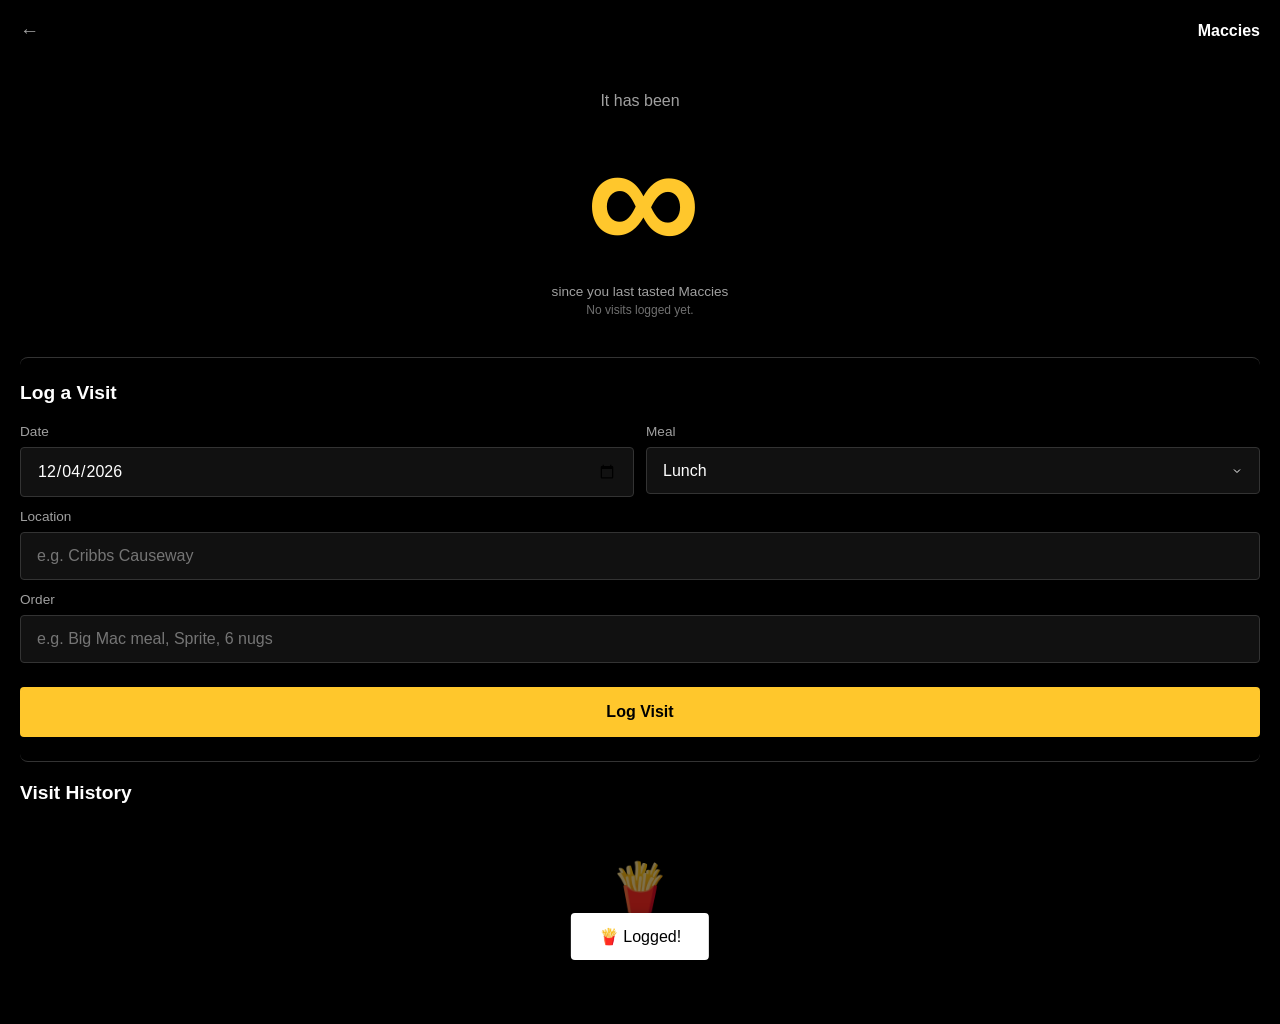
<file: maccies.html>
<!DOCTYPE html>
<html lang="en-GB">

<head>
    <meta charset="UTF-8">
    <meta name="viewport"
        content="width=device-width, initial-scale=1.0, maximum-scale=1.0, user-scalable=no, viewport-fit=cover">
    <meta name="apple-mobile-web-app-capable" content="yes">
    <meta name="apple-mobile-web-app-status-bar-style" content="black-translucent">
    <meta name="theme-color" content="#000000">
    <title>Maccies Tracker</title>

    <style>
        @import url('https://fonts.googleapis.com/css2?family=Outfit:wght@400;600;700;800;900&display=swap');

        :root {
            --bg: #000000;
            --bg-card: #000000;
            --bg-input: #111111;
            --text: #ffffff;
            --text-sub: #a0a0a0;
            --accent: #DA291C; /* Official Red */
            --gold: #FFC72C;  /* Official Yellow */
            --separator: #333333;
            --font-main: -apple-system, BlinkMacSystemFont, "Segoe UI", Roboto, Helvetica, Arial, sans-serif;
        }

        * {
            box-sizing: border-box;
            -webkit-tap-highlight-color: transparent;
            margin: 0;
            padding: 0;
        }

        body {
            background-color: var(--bg);
            color: var(--text);
            font-family: var(--font-main);
            min-height: 100vh;
            min-height: 100dvh;
            padding-top: env(safe-area-inset-top);
            padding-bottom: env(safe-area-inset-bottom);
            -webkit-font-smoothing: antialiased;
            overflow-x: hidden;
        }

        /* --- AMBIENT BACKGROUND REMOVED --- */

        /* --- HEADER --- */
        header {
            position: relative;
            z-index: 10;
            display: flex;
            justify-content: space-between;
            align-items: center;
            padding: 20px;
            padding-top: max(20px, env(safe-area-inset-top));
        }

        .back-btn {
            background: none;
            border: none;
            color: var(--text-sub);
            font-family: var(--font-main);
            font-size: 1.2rem;
            cursor: pointer;
            padding: 20px;
            margin: -20px;
            text-decoration: none;
            display: flex;
            align-items: center;
        }

        .page-title {
            font-size: 1rem;
            font-weight: 600;
            color: var(--text);
        }

        /* --- HERO COUNTER --- */
        .hero {
            position: relative;
            z-index: 5;
            text-align: center;
            padding: 30px 20px 40px;
        }

        .hero-label {
            font-size: 1rem;
            color: var(--text-sub);
            margin-bottom: 8px;
            font-weight: 400;
        }

        .hero-number {
            font-size: clamp(6rem, 20vw, 10rem);
            font-weight: 800;
            line-height: 1;
            color: var(--gold);
            margin-bottom: 4px;
            font-feature-settings: "tnum";
            letter-spacing: -0.04em;
        }

        .hero-unit {
            font-size: 1.4rem;
            font-weight: 700;
            color: var(--text);
            margin-bottom: 6px;
        }

        .hero-detail {
            font-size: 0.85rem;
            color: var(--text-sub);
            font-weight: 400;
        }

        .hero-sub {
            font-size: 0.75rem;
            color: var(--text-sub);
            opacity: 0.7;
            margin-top: 4px;
        }

        /* --- FORM SECTION --- */
        .form-section {
            position: relative;
            z-index: 5;
            padding: 0 20px;
            margin-bottom: 20px;
        }

        .form-card {
            background: var(--bg-card);
            border-radius: 8px;
            padding: 24px 0;
            border-top: 1px solid var(--separator);
            border-bottom: 1px solid var(--separator);
        }

        .form-header {
            display: flex;
            justify-content: space-between;
            align-items: center;
            margin-bottom: 20px;
        }

        .form-title {
            font-size: 1.2rem;
            font-weight: 600;
            color: var(--text);
        }

        .form-grid {
            display: grid;
            grid-template-columns: 1fr 1fr;
            gap: 12px;
        }

        .form-group {
            display: flex;
            flex-direction: column;
            gap: 6px;
        }

        .form-group.full-width {
            grid-column: 1 / -1;
        }

        .form-label {
            font-size: 0.85rem;
            color: var(--text-sub);
            font-weight: 500;
            margin-bottom: 2px;
        }

        .form-input, .form-select {
            background: var(--bg-input);
            border: 1px solid var(--separator);
            border-radius: 4px;
            padding: 14px 16px;
            color: var(--text);
            font-family: var(--font-main);
            font-size: 1rem;
            outline: none;
            transition: border-color 0.2s;
            -webkit-appearance: none;
            appearance: none;
        }

        .form-input:focus, .form-select:focus {
            border-color: var(--gold);
        }

        .form-select {
            background-image: url("data:image/svg+xml,%3Csvg xmlns='http://www.w3.org/2000/svg' width='12' height='12' viewBox='0 0 24 24' fill='none' stroke='%23ffffff' stroke-width='2'%3E%3Cpath d='m6 9 6 6 6-6'/%3E%3C/svg%3E");
            background-repeat: no-repeat;
            background-position: right 16px center;
            padding-right: 40px;
        }

        .submit-btn {
            grid-column: 1 / -1;
            background: var(--gold);
            border: none;
            border-radius: 4px;
            padding: 16px;
            color: #000;
            font-family: var(--font-main);
            font-size: 1rem;
            font-weight: 600;
            cursor: pointer;
            transition: background-color 0.15s;
            margin-top: 12px;
        }

        .submit-btn:active {
            background-color: #e6b327;
        }

        /* --- HISTORY --- */
        .history-section {
            position: relative;
            z-index: 5;
            padding: 0 20px 40px;
        }

        .section-header {
            display: flex;
            justify-content: space-between;
            align-items: center;
            margin-bottom: 16px;
        }

        .section-title {
            font-size: 1.2rem;
            font-weight: 600;
            color: var(--text);
        }

        .clear-btn {
            background: none;
            border: 1px solid var(--separator);
            border-radius: 4px;
            padding: 8px 16px;
            color: var(--text-sub);
            font-family: var(--font-main);
            font-size: 0.85rem;
            cursor: pointer;
            transition: all 0.2s;
        }

        .clear-btn:active {
            background: var(--separator);
            color: var(--text);
        }

        .visit-list {
            display: flex;
            flex-direction: column;
            gap: 10px;
        }

        .visit-card {
            background: var(--bg-input);
            border-radius: 4px;
            padding: 16px 20px;
            border-left: 4px solid var(--accent);
            display: flex;
            justify-content: space-between;
            align-items: flex-start;
            gap: 12px;
            animation: slideIn 0.3s ease;
        }

        .visit-info {
            flex: 1;
            min-width: 0;
        }

        .visit-meal {
            font-size: 0.85rem;
            color: var(--gold);
            font-weight: 600;
            margin-bottom: 4px;
        }

        .visit-order {
            font-size: 1rem;
            color: var(--text);
            margin-bottom: 8px;
            word-wrap: break-word;
            line-height: 1.4;
        }

        .visit-meta {
            font-size: 0.85rem;
            color: var(--text-sub);
            display: flex;
            gap: 16px;
            flex-wrap: wrap;
        }

        .visit-delete {
            background: none;
            border: none;
            color: var(--text-sub);
            opacity: 0.4;
            font-size: 1.2rem;
            cursor: pointer;
            padding: 4px;
            flex-shrink: 0;
            transition: opacity 0.2s, color 0.2s;
        }

        .visit-delete:active {
            opacity: 1;
            color: var(--accent);
        }

        .empty-state {
            text-align: center;
            padding: 40px 20px;
            color: var(--text-sub);
            opacity: 0.5;
        }

        .empty-state .emoji {
            font-size: 3rem;
            margin-bottom: 12px;
        }

        .empty-state p {
            font-size: 0.9rem;
            font-style: italic;
        }

        /* --- TOAST --- */
        .toast {
            position: fixed;
            bottom: 40px;
            left: 50%;
            transform: translateX(-50%) translateY(100px);
            background: var(--text);
            color: var(--bg);
            padding: 14px 28px;
            border-radius: 4px;
            font-weight: 500;
            font-size: 1rem;
            z-index: 100;
            transition: transform 0.4s cubic-bezier(0.175, 0.885, 0.32, 1.275);
            pointer-events: none;
            white-space: nowrap;
            box-shadow: 0 4px 12px rgba(0,0,0,0.5);
        }

        .toast.show {
            transform: translateX(-50%) translateY(0);
        }

        @keyframes slideIn {
            from { opacity: 0; transform: translateY(-10px); }
            to { opacity: 1; transform: translateY(0); }
        }

        /* Scrollbar */
        ::-webkit-scrollbar { width: 0; }
    </style>
</head>

<body>

    <!-- HEADER -->
    <header>
        <a href="index.html" class="back-btn">&larr;</a>
        <span class="page-title">Maccies</span>
    </header>

    <!-- HERO COUNTER -->
    <div class="hero" id="heroSection">
        <div class="hero-label">It has been</div>
        <div class="hero-number" id="heroNumber">0</div>
        <div class="hero-unit" id="heroUnit">days</div>
        <div class="hero-detail" id="heroDetail">since you last tasted Maccies</div>
        <div class="hero-sub" id="heroSub"></div>
    </div>

    <!-- ADD VISIT FORM -->
    <div class="form-section">
        <div class="form-card">
            <div class="form-header">
                <span class="form-title">Log a Visit</span>
            </div>
            <div class="form-grid">
                <div class="form-group">
                    <label class="form-label" for="visitDate">Date</label>
                    <input type="date" class="form-input" id="visitDate">
                </div>
                <div class="form-group">
                    <label class="form-label" for="visitMeal">Meal</label>
                    <select class="form-select" id="visitMeal">
                        <option value="Breakfast">Breakfast</option>
                        <option value="Lunch" selected>Lunch</option>
                        <option value="Dinner">Dinner</option>
                        <option value="Late Night">Late Night</option>
                        <option value="Car Snack">Car Snack</option>
                        <option value="Cheeky One">Cheeky One</option>
                    </select>
                </div>
                <div class="form-group full-width">
                    <label class="form-label" for="visitLocation">Location</label>
                    <input type="text" class="form-input" id="visitLocation" placeholder="e.g. Cribbs Causeway">
                </div>
                <div class="form-group full-width">
                    <label class="form-label" for="visitOrder">Order</label>
                    <input type="text" class="form-input" id="visitOrder" placeholder="e.g. Big Mac meal, Sprite, 6 nugs">
                </div>
                <button class="submit-btn" onclick="addVisit()">Log Visit</button>
            </div>
        </div>
    </div>

    <!-- HISTORY -->
    <div class="history-section">
        <div class="section-header">
            <span class="section-title">Visit History</span>
            <button class="clear-btn" id="clearBtn" onclick="clearAll()" style="display:none;">Clear All</button>
        </div>
        <div class="visit-list" id="visitList"></div>
    </div>

    <!-- TOAST -->
    <div class="toast" id="toast">🍟 Logged!</div>

    <script>
        const STORAGE_KEY = 'maccies_visits';

        // --- DATA ---
        function getVisits() {
            return JSON.parse(localStorage.getItem(STORAGE_KEY)) || [];
        }

        function saveVisits(visits) {
            localStorage.setItem(STORAGE_KEY, JSON.stringify(visits));
        }

        // --- INIT ---
        function init() {
            // Default date to today
            const today = new Date().toISOString().split('T')[0];
            document.getElementById('visitDate').value = today;

            renderHero();
            renderList();
        }

        // --- HERO ---
        function renderHero() {
            const visits = getVisits();
            const heroNum = document.getElementById('heroNumber');
            const heroUnit = document.getElementById('heroUnit');
            const heroDetail = document.getElementById('heroDetail');
            const heroSub = document.getElementById('heroSub');

            if (visits.length === 0) {
                heroNum.textContent = '∞';
                heroUnit.textContent = '';
                heroDetail.textContent = 'since you last tasted Maccies';
                heroSub.textContent = 'No visits logged yet.';
                return;
            }

            // Find the most recent visit by date
            const sorted = [...visits].sort((a, b) => new Date(b.date) - new Date(a.date));
            const lastDate = new Date(sorted[0].date + 'T00:00:00');
            const now = new Date();
            now.setHours(0, 0, 0, 0);

            const diffMs = now - lastDate;
            const diffDays = Math.floor(diffMs / (1000 * 60 * 60 * 24));

            if (diffDays < 0) {
                // Future date
                heroNum.textContent = '🔮';
                heroUnit.textContent = '';
                heroDetail.textContent = 'since you last tasted Maccies';
                heroSub.textContent = 'You\'ve logged a future visit... interesting.';
            } else if (diffDays === 0) {
                heroNum.textContent = '0';
                heroUnit.textContent = 'days';
                heroDetail.textContent = 'since you last tasted Maccies';
                heroSub.textContent = 'That was today. Living your best life.';
            } else if (diffDays < 30) {
                heroNum.textContent = diffDays;
                heroUnit.textContent = diffDays === 1 ? 'day' : 'days';
                heroDetail.textContent = 'since you last tasted Maccies';
                heroSub.textContent = diffDays <= 3 ? 'The cravings are still fresh...' :
                                       diffDays <= 7 ? 'Stay strong. Or don\'t.' :
                                       'Getting into respectable territory.';
            } else if (diffDays < 365) {
                const months = Math.floor(diffDays / 30);
                const remainDays = diffDays % 30;
                heroNum.textContent = months;
                heroUnit.textContent = months === 1 ? 'month' : 'months';
                heroDetail.textContent = 'since you last tasted Maccies';
                heroSub.textContent = remainDays > 0
                    ? `(and ${remainDays} day${remainDays !== 1 ? 's' : ''})`
                    : 'On the dot. Impressive.';
            } else {
                const years = Math.floor(diffDays / 365);
                const remainDays = diffDays % 365;
                const remainMonths = Math.floor(remainDays / 30);
                heroNum.textContent = years;
                heroUnit.textContent = years === 1 ? 'year' : 'years';
                heroDetail.textContent = 'since you last tasted Maccies';
                if (remainMonths > 0) {
                    heroSub.textContent = `(and ${remainMonths} month${remainMonths !== 1 ? 's' : ''}). Legend.`;
                } else {
                    heroSub.textContent = 'Who even ARE you?';
                }
            }
        }

        // --- ADD VISIT ---
        function addVisit() {
            const date = document.getElementById('visitDate').value;
            const meal = document.getElementById('visitMeal').value;
            const location = document.getElementById('visitLocation').value.trim();
            const order = document.getElementById('visitOrder').value.trim();

            if (!date) {
                showToast('⚠️ Pick a date!');
                return;
            }

            const visit = {
                id: Date.now(),
                date,
                meal,
                location: location || 'Unknown',
                order: order || 'The usual'
            };

            const visits = getVisits();
            visits.unshift(visit);
            saveVisits(visits);

            // Reset form (keep date as today)
            document.getElementById('visitLocation').value = '';
            document.getElementById('visitOrder').value = '';
            document.getElementById('visitDate').value = new Date().toISOString().split('T')[0];

            renderHero();
            renderList();
            showToast('🍟 Logged!');
        }

        // --- RENDER LIST ---
        function renderList() {
            const visits = getVisits();
            const list = document.getElementById('visitList');
            const clearBtn = document.getElementById('clearBtn');

            if (visits.length === 0) {
                list.innerHTML = `
                    <div class="empty-state">
                        <div class="emoji">🍟</div>
                        <p>Nothing logged yet.</p>
                    </div>
                `;
                clearBtn.style.display = 'none';
                return;
            }

            clearBtn.style.display = 'block';

            // Sort by date descending
            const sorted = [...visits].sort((a, b) => new Date(b.date) - new Date(a.date));

            list.innerHTML = sorted.map(v => {
                const d = new Date(v.date + 'T00:00:00');
                const dateStr = d.toLocaleDateString('en-GB', {
                    weekday: 'short', day: 'numeric', month: 'short', year: 'numeric'
                });

                return `
                    <div class="visit-card">
                        <div class="visit-info">
                            <div class="visit-meal">${escapeHtml(v.meal)}</div>
                            <div class="visit-order">${escapeHtml(v.order)}</div>
                            <div class="visit-meta">
                                <span>📍 ${escapeHtml(v.location)}</span>
                                <span>📅 ${dateStr}</span>
                            </div>
                        </div>
                        <button class="visit-delete" onclick="deleteVisit(${v.id})" aria-label="Delete visit">&times;</button>
                    </div>
                `;
            }).join('');
        }

        // --- DELETE ---
        function deleteVisit(id) {
            let visits = getVisits();
            visits = visits.filter(v => v.id !== id);
            saveVisits(visits);
            renderHero();
            renderList();
            showToast('🗑️ Removed');
        }

        function clearAll() {
            if (confirm('Delete all visits? This cannot be undone.')) {
                saveVisits([]);
                renderHero();
                renderList();
                showToast('🧹 Slate wiped');
            }
        }

        // --- TOAST ---
        function showToast(message) {
            const toast = document.getElementById('toast');
            toast.textContent = message;
            toast.classList.add('show');
            setTimeout(() => toast.classList.remove('show'), 2000);
        }

        // --- UTILS ---
        function escapeHtml(text) {
            const div = document.createElement('div');
            div.textContent = text;
            return div.innerHTML;
        }

        // --- GO ---
        init();
    </script>
</body>

</html>
</file>
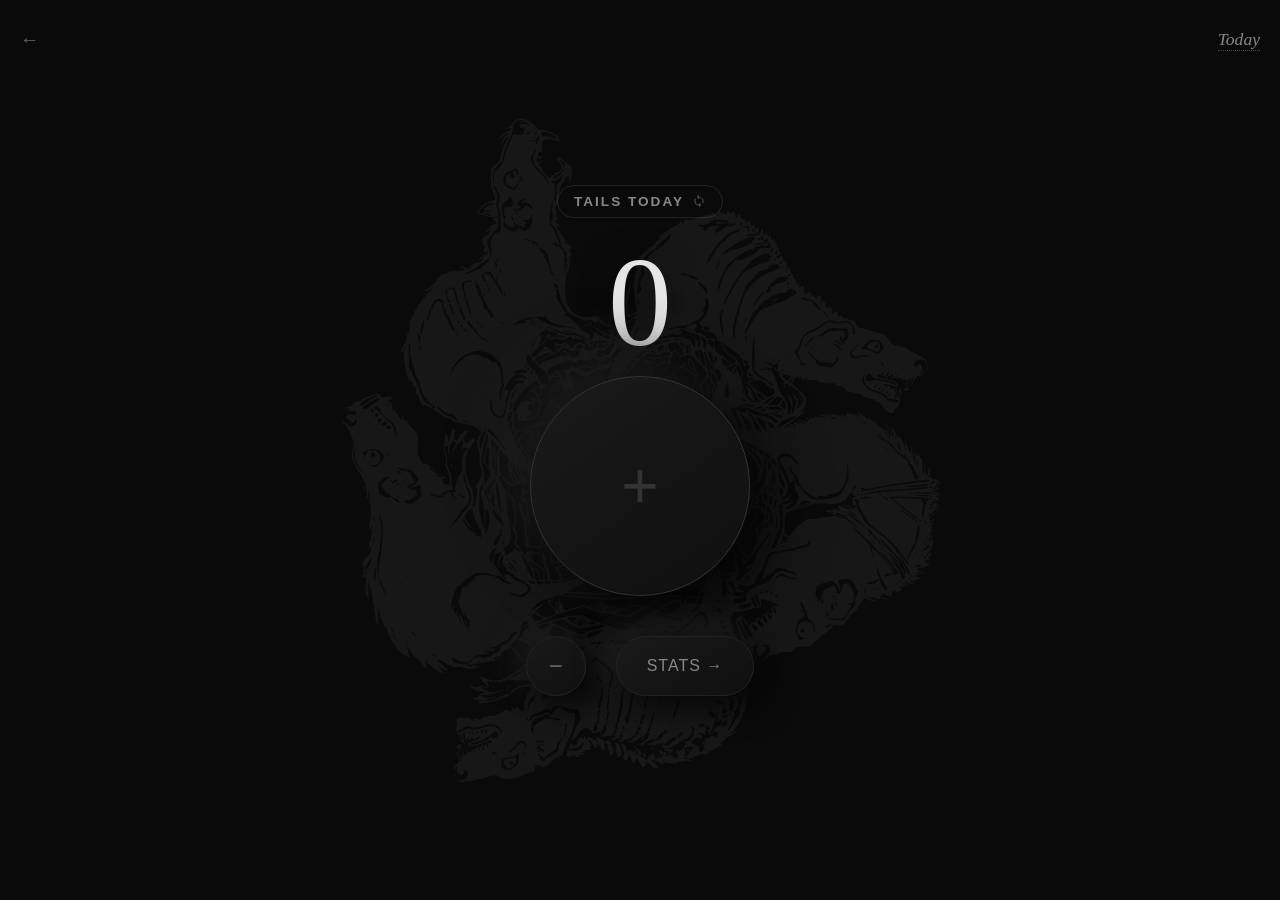
<file: polecatting.html>
<!DOCTYPE html>
<html lang="en">

<head>
    <meta charset="UTF-8">
    <meta name="viewport"
        content="width=device-width, initial-scale=1.0, maximum-scale=1.0, user-scalable=no, viewport-fit=cover">
    <meta name="apple-mobile-web-app-capable" content="yes">
    <meta name="apple-mobile-web-app-status-bar-style" content="black">
    <meta name="theme-color" content="#0a0a0a">
    <title>Polecatting</title>

    <style>
        :root {
            --bg: #0a0a0a;
            --card: #141414;
            --text: #e5e5e5;
            --accent: #d4d4d4;
            --font-main: 'Georgia', 'Times New Roman', serif;
            --font-ui: -apple-system, BlinkMacSystemFont, sans-serif;
        }

        body {
            background-color: var(--bg);
            color: var(--text);
            font-family: var(--font-main);
            margin: 0;
            padding: 0;
            height: 100vh;
            width: 100vw;
            overflow: hidden;
            display: flex;
            flex-direction: column;
            user-select: none;
            -webkit-user-select: none;
        }

        /* --- THE RAT SVG BACKGROUND --- */
        .rat-bg {
            position: absolute;
            top: 50%;
            left: 50%;
            transform: translate(-50%, -50%);
            width: 100vw;
            height: auto;
            max-width: 600px;
            opacity: 0.6;
            /* Increased opacity as the fill is now dark grey */
            z-index: 0;
            pointer-events: none;
            transition: transform 0.4s cubic-bezier(0.175, 0.885, 0.32, 1.275);
            /* Smooth satisfying spring-like rotation */
        }

        /* --- NAVIGATION --- */
        header {
            padding: 20px;
            display: flex;
            justify-content: space-between;
            align-items: center;
            z-index: 10;
            height: 40px;
            padding-top: max(20px, env(safe-area-inset-top));
        }

        .back-btn {
            background: none;
            border: none;
            color: #666;
            font-family: var(--font-ui);
            font-size: 1.2rem;
            text-transform: uppercase;
            letter-spacing: 1px;
            cursor: pointer;
            padding: 20px;
            margin: -20px;
            /* Expand hit area without moving visual center too much */
            text-decoration: none;
            display: flex;
            align-items: center;
            justify-content: center;
        }

        /* Date Picker Hidden Input */
        .date-container {
            position: relative;
        }

        #datePicker {
            position: absolute;
            top: 0;
            left: 0;
            width: 100%;
            height: 100%;
            opacity: 0;
            cursor: pointer;
        }

        .date-display {
            font-size: 1.1rem;
            font-style: italic;
            color: #888;
            border-bottom: 1px dotted #444;
        }

        /* --- VIEWS --- */
        .view {
            flex: 1;
            display: none;
            flex-direction: column;
            padding: 20px;
            z-index: 5;
            animation: fadeIn 0.3s ease;
            overflow: hidden;
            padding-bottom: max(80px, env(safe-area-inset-bottom));
            /* increased bottom padding to clear action bar */
        }

        .view.active {
            display: flex;
        }

        /* --- COUNTER VIEW --- */
        .counter-container {
            flex: 1;
            display: flex;
            flex-direction: column;
            justify-content: center;
            align-items: center;
            position: relative;
            /* Ensure relative context if needed */
            margin-top: -40px;
            /* Slight offset to visually center the plus button better against header/footer weight */
        }

        /* The Swappable Label */
        .count-label-btn {
            background: none;
            border: 1px solid rgba(255, 255, 255, 0.1);
            border-radius: 20px;
            padding: 8px 16px;
            margin-bottom: 20px;
            cursor: pointer;
            display: flex;
            align-items: center;
            gap: 8px;
            transition: background 0.2s;
        }

        .count-label-btn:active {
            background: rgba(255, 255, 255, 0.1);
        }

        .count-label-text {
            font-size: 0.85rem;
            text-transform: uppercase;
            letter-spacing: 2px;
            color: #888;
            font-family: var(--font-ui);
            font-weight: 600;
        }

        .cycle-icon {
            width: 14px;
            height: 14px;
            opacity: 0.5;
            fill: #888;
        }

        .big-count {
            font-size: 8rem;
            line-height: 1;
            font-weight: normal;
            margin-bottom: 10px;
            /* Reduced margin to fit subtitle */
            font-feature-settings: "tnum";
            text-shadow: 0 0 30px rgba(0, 0, 0, 0.5);
            transition: color 0.2s;
        }

        .big-count.mode-alltime {
            color: #aaa;
        }

        .count-subtitle {
            height: 20px;
            font-family: var(--font-ui);
            font-size: 0.8rem;
            color: #666;
            margin-bottom: 20px;
            opacity: 0;
            transition: opacity 0.2s;
        }

        .count-subtitle.visible {
            opacity: 1;
        }

        .tap-zone {
            width: 220px;
            height: 220px;
            border-radius: 50%;
            border: 1px solid #333;
            background: linear-gradient(145deg, #1a1a1a, #0f0f0f);
            box-shadow: 20px 20px 60px #050505, -20px -20px 60px #1f1f1f;
            display: flex;
            align-items: center;
            justify-content: center;
            font-size: 4rem;
            color: #333;
            cursor: pointer;
            transition: all 0.1s;
            -webkit-tap-highlight-color: transparent;
            touch-action: manipulation;
        }

        .tap-zone:active {
            transform: scale(0.95);
            box-shadow: inset 10px 10px 30px #050505, inset -10px -10px 30px #1f1f1f;
            color: #fff;
            border-color: #555;
        }

        .controls-sub {
            margin-top: 40px;
            display: flex;
            gap: 30px;
            align-items: center;
        }

        .btn-small {
            background: linear-gradient(145deg, #1a1a1a, #0f0f0f);
            border: 1px solid #222;
            color: #666;
            width: 60px;
            /* Slightly larger */
            height: 60px;
            border-radius: 50%;
            font-size: 1.5rem;
            cursor: pointer;
            display: flex;
            align-items: center;
            justify-content: center;
            touch-action: manipulation;
            box-shadow: 10px 10px 30px #050505, -10px -10px 30px #1f1f1f;
            transition: all 0.1s;
        }

        .btn-small:active {
            transform: scale(0.95);
            box-shadow: inset 5px 5px 15px #050505, inset -5px -5px 15px #1f1f1f;
            color: #fff;
            border-color: #333;
        }

        .btn-stats {
            background: linear-gradient(145deg, #1a1a1a, #0f0f0f);
            border: 1px solid #222;
            color: #888;
            height: 60px;
            border-radius: 30px;
            padding: 0 30px;
            font-size: 1rem;
            font-family: var(--font-ui);
            text-transform: uppercase;
            letter-spacing: 1px;
            cursor: pointer;
            display: flex;
            align-items: center;
            justify-content: center;
            touch-action: manipulation;
            box-shadow: 10px 10px 30px #050505, -10px -10px 30px #1f1f1f;
            transition: all 0.1s;
            text-decoration: none;
            /* Just in case */
        }

        .btn-stats:active {
            transform: scale(0.95);
            box-shadow: inset 5px 5px 15px #050505, inset -5px -5px 15px #1f1f1f;
            color: #fff;
            border-color: #333;
        }

        .btn-text {
            background: none;
            border: none;
            color: var(--text);
            font-family: var(--font-main);
            font-style: italic;
            font-size: 1.1rem;
            border-bottom: 1px solid #333;
            padding-bottom: 2px;
            cursor: pointer;
        }

        /* --- HISTORY VIEW --- */
        .history-controls {
            display: flex;
            background: #111;
            border-radius: 8px;
            padding: 4px;
            margin-bottom: 20px;
            border: 1px solid #333;
        }

        .history-toggle {
            flex: 1;
            background: transparent;
            border: none;
            color: #666;
            padding: 8px 0;
            font-family: var(--font-ui);
            font-size: 0.75rem;
            text-transform: uppercase;
            letter-spacing: 0.5px;
            cursor: pointer;
            border-radius: 6px;
            transition: all 0.2s;
        }

        .history-toggle.active {
            background: #333;
            color: #fff;
            font-weight: 600;
        }

        .chart-wrapper {
            flex: 1;
            overflow-x: auto;
            overflow-y: hidden;
            border-bottom: 1px solid #333;
            margin-bottom: 20px;
            -ms-overflow-style: none;
            scrollbar-width: none;
        }

        .chart-wrapper::-webkit-scrollbar {
            display: none;
        }

        .chart-container {
            display: flex;
            align-items: flex-end;
            height: 100%;
            padding: 20px 5px;
            min-width: 100%;
            box-sizing: border-box;
        }

        .bar-group {
            display: flex;
            flex-direction: column;
            align-items: center;
            justify-content: flex-end;
            height: 100%;
            min-width: 40px;
            margin-right: 8px;
        }

        .bar {
            width: 20px;
            background-color: #333;
            border-top: 1px solid #666;
            min-height: 2px;
            position: relative;
            border-radius: 2px 2px 0 0;
        }

        .bar-label {
            margin-top: 10px;
            font-size: 0.65rem;
            color: #666;
            font-family: var(--font-ui);
            text-align: center;
            white-space: nowrap;
            overflow: hidden;
            text-overflow: ellipsis;
            width: 100%;
        }

        .bar-val {
            margin-bottom: 5px;
            font-size: 0.7rem;
            color: #fff;
            font-family: var(--font-ui);
        }

        .history-list {
            height: 30%;
            overflow-y: auto;
            border-top: 1px solid #222;
        }

        .history-item {
            display: flex;
            justify-content: space-between;
            padding: 12px 0;
            border-bottom: 1px solid #222;
            font-size: 0.9rem;
        }

        .history-empty {
            text-align: center;
            color: #444;
            font-style: italic;
            margin-top: 20px;
            font-size: 0.9rem;
        }

        /* --- CALENDAR VIEW --- */
        .calendar-container {
            display: none;
            flex-direction: column;
            height: 100%;
        }

        .calendar-container.visible {
            display: flex;
        }

        .calendar-nav {
            display: flex;
            justify-content: space-between;
            align-items: center;
            padding: 15px 0;
        }

        .calendar-nav-btn {
            background: none;
            border: 1px solid #333;
            color: #888;
            width: 44px;
            height: 44px;
            border-radius: 50%;
            font-size: 1.2rem;
            cursor: pointer;
            display: flex;
            align-items: center;
            justify-content: center;
            transition: all 0.2s;
        }

        .calendar-nav-btn:active {
            background: #333;
            color: #fff;
        }

        .calendar-month-label {
            font-family: var(--font-ui);
            font-size: 1rem;
            font-weight: 600;
            color: var(--text);
            text-transform: uppercase;
            letter-spacing: 1px;
        }

        .calendar-grid-wrapper {
            flex: 1;
            overflow: hidden;
            position: relative;
        }

        .calendar-grid {
            display: grid;
            grid-template-columns: repeat(7, 1fr);
            gap: 4px;
            transition: transform 0.3s ease, opacity 0.3s ease;
        }

        .calendar-day-header {
            font-family: var(--font-ui);
            font-size: 0.65rem;
            color: #666;
            text-align: center;
            padding: 8px 0;
            text-transform: uppercase;
            letter-spacing: 0.5px;
        }

        .calendar-day {
            aspect-ratio: 1;
            display: flex;
            flex-direction: column;
            align-items: center;
            justify-content: center;
            border-radius: 8px;
            font-family: var(--font-ui);
            font-size: 0.85rem;
            color: #666;
            position: relative;
            transition: background 0.2s;
        }

        .calendar-day.empty {
            visibility: hidden;
        }

        .calendar-day.has-tails {
            color: #fff;
        }

        .calendar-day.today {
            border: 1px solid #444;
        }

        .tails-indicator {
            position: absolute;
            bottom: 4px;
            width: 6px;
            height: 6px;
            border-radius: 50%;
            background: #666;
        }

        .calendar-day.has-tails .tails-indicator {
            background: linear-gradient(135deg, #888, #aaa);
        }

        .calendar-day.has-many .tails-indicator {
            width: 8px;
            height: 8px;
            background: linear-gradient(135deg, #aaa, #ddd);
        }

        .tails-count-badge {
            position: absolute;
            top: 2px;
            right: 2px;
            font-size: 0.55rem;
            color: #888;
            font-weight: 600;
        }

        .calendar-day.has-tails .tails-count-badge {
            color: #ccc;
        }

        .calendar-total {
            margin-top: auto;
            padding: 15px 0;
            text-align: center;
            font-family: var(--font-ui);
            font-size: 0.85rem;
            color: #666;
        }

        .calendar-total strong {
            color: var(--text);
            font-size: 1.1rem;
        }

        .action-bar {
            display: flex;
            justify-content: space-between;
            align-items: center;
            padding: 20px;
            padding-bottom: max(20px, env(safe-area-inset-bottom));
            background: linear-gradient(to top, rgba(10, 10, 10, 0.95), rgba(10, 10, 10, 0));
            /* Sticky footer effect if needed, but for now just padding */
            position: absolute;
            bottom: 0;
            left: 0;
            width: 100%;
            box-sizing: border-box;
        }

        #dataModal {
            position: fixed;
            top: 0;
            left: 0;
            width: 100vw;
            height: 100vh;
            background: rgba(0, 0, 0, 0.8);
            display: flex;
            justify-content: center;
            align-items: center;
            z-index: 100;
            opacity: 0;
            pointer-events: none;
            transition: opacity 0.2s;
        }

        #dataModal.open {
            opacity: 1;
            pointer-events: all;
        }

        .modal-content {
            background: #1a1a1a;
            padding: 30px;
            border-radius: 12px;
            border: 1px solid #333;
            width: 80%;
            max-width: 300px;
            display: flex;
            flex-direction: column;
            gap: 15px;
        }

        .modal-btn {
            background: #333;
            color: #fff;
            border: none;
            padding: 12px;
            border-radius: 6px;
            font-family: var(--font-ui);
            font-size: 1rem;
            cursor: pointer;
        }

        .modal-btn:active {
            background: #444;
        }

        .modal-close {
            background: transparent;
            border: 1px solid #444;
            color: #888;
            margin-top: 10px;
        }

        @keyframes fadeIn {
            from {
                opacity: 0;
                transform: translateY(10px);
            }

            to {
                opacity: 1;
                transform: translateY(0);
            }
        }
    </style>
</head>

<body>

    <!-- Stylised Rat Background -->
    <img src="ratking.svg" class="rat-bg" alt="Rat Background">

    <header>
        <a href="index.html" class="back-btn" id="navBtn" style="border: none;">&larr;</a>

        <div class="date-container" style="margin-left: auto;">
            <!-- Just to keep right alignment if we don't put anything left yet -->
            <div class="date-display" id="dateHeader">Today</div>
            <input type="date" id="datePicker" onchange="changeDate(this.value)">
        </div>
    </header>

    <!-- VIEW 1: COUNTER -->
    <div id="view-counter" class="view active">
        <div class="counter-container">

            <!-- Swappable Label -->
            <button class="count-label-btn" onclick="toggleCounterMode()"
                aria-label="Toggle between Today and All Time">
                <span class="count-label-text" id="counterLabel">TALLY (TODAY)</span>
                <!-- Simple Cycle Icon -->
                <svg class="cycle-icon" viewBox="0 0 24 24">
                    <path
                        d="M12 4V1L8 5l4 4V6c3.31 0 6 2.69 6 6 0 1.01-.25 1.97-.7 2.8l1.46 1.46C19.54 15.03 20 13.57 20 13c0-4.42-3.58-8-8-8zm0 14c-3.31 0-6-2.69-6-6 0-1.01.25-1.97.7-2.8L5.24 7.74C4.46 8.97 4 10.43 4 12c0 4.42 3.58 8 8 8v3l4-4-4-4v3z" />
                </svg>
            </button>

            <div class="big-count" id="display">0</div>
            <!-- Tap Zone adds to TODAY regardless of view mode -->
            <button class="tap-zone" onclick="updateCount(1)" aria-label="Add Tail">
                +
            </button>

            <div class="controls-sub">
                <button class="btn-small" onclick="updateCount(-1)" aria-label="Remove Tail">&minus;</button>
                <button class="btn-stats" onclick="switchView('history')">Stats &rarr;</button>
                <!-- Nav to History uses text button -->
            </div>
        </div>
    </div>

    <!-- VIEW 2: HISTORY -->
    <div id="view-history" class="view">

        <div class="history-controls">
            <button class="history-toggle active" onclick="setHistoryMode('days')" id="tab-days">7 Days</button>
            <button class="history-toggle" onclick="setHistoryMode('months')" id="tab-months">Months</button>
            <button class="history-toggle" onclick="setHistoryMode('years')" id="tab-years">Years</button>
            <button class="history-toggle" onclick="setHistoryMode('calendar')" id="tab-calendar">Calendar</button>
        </div>

        <div class="chart-wrapper" id="chartWrapper">
            <div class="chart-container" id="chart">
                <!-- Bars injected here -->
            </div>
        </div>

        <div class="history-list" id="historyList">
            <!-- List injected here -->
        </div>

        <!-- Calendar View -->
        <div class="calendar-container" id="calendarContainer">
            <div class="calendar-nav">
                <button class="calendar-nav-btn" onclick="changeCalendarMonth(-1)">&larr;</button>
                <span class="calendar-month-label" id="calendarMonthLabel">January 2026</span>
                <button class="calendar-nav-btn" onclick="changeCalendarMonth(1)">&rarr;</button>
            </div>
            <div class="calendar-grid-wrapper">
                <div class="calendar-grid" id="calendarGrid">
                    <!-- Calendar days injected here -->
                </div>
            </div>
            <div class="calendar-total" id="calendarTotal"></div>
        </div>

        <div class="action-bar">
            <button class="btn-text" onclick="switchView('counter')">&larr; Counter</button>
            <button class="btn-text" onclick="openModal()" style="color: #888; font-size: 0.9rem;">Data Options</button>
        </div>
    </div>

    <!-- DATA MODAL -->
    <div id="dataModal">
        <div class="modal-content">
            <h3 style="margin: 0 0 10px 0; color: #fff; text-align: center; font-family: var(--font-ui);">Data Options
            </h3>
            <button class="modal-btn" onclick="downloadCSV()">Export CSV</button>
            <button class="modal-btn" onclick="exportJSON()">Export Backup (JSON)</button>
            <button class="modal-btn" onclick="triggerImport()">Import Backup (JSON)</button>
            <input type="file" id="importFile" style="display: none;" accept=".json" onchange="importJSON(this)">
            <button class="modal-btn modal-close" onclick="closeModal()">Cancel</button>
        </div>
    </div>

    <script>
        // --- CONSTANTS & STATE ---
        const STORAGE_KEY = 'pest_control_history';
        const LEGACY_COUNT = 53; // The "Basement Number"

        let currentDateKey = new Date().toISOString().split('T')[0]; // selected date
        let historyMode = 'days'; // days, weeks, months, calendar
        let counterDisplayMode = 'today'; // 'today' or 'allTime'
        let calendarViewDate = new Date(); // For calendar month navigation

        let bgRotation = 0; // Track rotation

        // --- INIT ---
        function init() {
            document.getElementById('datePicker').value = currentDateKey;
            renderCounter();
        }

        // --- DATA MANAGEMENT ---
        function getData() {
            return JSON.parse(localStorage.getItem(STORAGE_KEY)) || {};
        }

        function saveData(data) {
            localStorage.setItem(STORAGE_KEY, JSON.stringify(data));
        }

        function changeDate(newDate) {
            currentDateKey = newDate;
            renderCounter();
        }

        // --- COUNTER LOGIC ---

        function toggleCounterMode() {
            if (counterDisplayMode === 'today') {
                counterDisplayMode = 'allTime';
            } else {
                counterDisplayMode = 'today';
            }
            renderCounter();
        }

        function updateCount(change) {
            const data = getData();

            // Initialise if undefined
            if (data[currentDateKey] === undefined) {
                data[currentDateKey] = 0;
            }

            data[currentDateKey] += change;
            if (data[currentDateKey] < 0) data[currentDateKey] = 0; // No negatives

            // Animate Background
            if (change > 0) {
                bgRotation += 72;
            } else {
                bgRotation -= 72;
            }
            const bgEl = document.querySelector('.rat-bg');
            if (bgEl) {
                bgEl.style.transform = `translate(-50%, -50%) rotate(${bgRotation}deg)`;
            }

            saveData(data);
            renderCounter();
        }

        function renderCounter() {
            const data = getData();
            const todayVal = data[currentDateKey] || 0;
            const dailyTotal = Object.values(data).reduce((a, b) => a + b, 0);
            const allTimeVal = dailyTotal + LEGACY_COUNT;

            const displayEl = document.getElementById('display');
            const labelEl = document.getElementById('counterLabel');
            const subtitleEl = document.getElementById('displaySubtitle');

            // 1. Update Date Header
            const dateObj = new Date(currentDateKey);
            const today = new Date().toISOString().split('T')[0];
            let dateStr = dateObj.toLocaleDateString('en-GB', { weekday: 'short', day: 'numeric', month: 'short' });
            if (currentDateKey === today) dateStr = "Today";
            document.getElementById('dateHeader').innerText = dateStr;

            // 2. Update Main Number & Label based on Mode
            if (counterDisplayMode === 'today') {
                displayEl.innerText = todayVal;
                labelEl.innerText = "Tails today";
                displayEl.classList.remove('mode-alltime');
                subtitleEl.classList.remove('visible'); // Hide legacy note
            } else {
                displayEl.innerText = allTimeVal;
                labelEl.innerText = "Tails all time";
                displayEl.classList.add('mode-alltime');
                subtitleEl.classList.add('visible'); // Show legacy note
                subtitleEl.innerText = `Includes ${LEGACY_COUNT} legacy tails`;
            }
        }

        // --- NAVIGATION ---
        function switchView(viewName) {
            document.querySelectorAll('.view').forEach(el => el.classList.remove('active'));
            document.getElementById(`view-${viewName}`).classList.add('active');

            // Logic for internal nav button if we kept it
            /*
           const navBtn = document.getElementById('navBtn');
           if(viewName === 'history') {
               navBtn.style.opacity = '0'; 
               renderHistory();
           } else {
               navBtn.style.opacity = '0';
               renderCounter();
           }
           */
            if (viewName === 'history') {
                renderHistory();
            } else {
                renderCounter();
            }
        }

        // --- RENDERING: HISTORY ---
        function setHistoryMode(mode) {
            historyMode = mode;
            document.querySelectorAll('.history-toggle').forEach(el => el.classList.remove('active'));
            document.getElementById(`tab-${mode}`).classList.add('active');

            // Toggle visibility of chart vs calendar
            const chartWrapper = document.getElementById('chartWrapper');
            const historyList = document.getElementById('historyList');
            const calendarContainer = document.getElementById('calendarContainer');

            if (mode === 'calendar') {
                chartWrapper.style.display = 'none';
                historyList.style.display = 'none';
                calendarContainer.classList.add('visible');
                renderCalendar();
            } else {
                chartWrapper.style.display = '';
                historyList.style.display = '';
                calendarContainer.classList.remove('visible');
                renderHistory();
            }
        }

        function renderHistory() {
            // Skip if we're in calendar mode
            if (historyMode === 'calendar') return;

            const chart = document.getElementById('chart');
            const list = document.getElementById('historyList');
            const wrapper = document.getElementById('chartWrapper');

            chart.innerHTML = '';
            list.innerHTML = '';

            const data = getData();
            const rawDataPoints = [];

            if (historyMode === 'days') {
                for (let i = 6; i >= 0; i--) {
                    const d = new Date();
                    d.setDate(d.getDate() - i);
                    const iso = d.toISOString().split('T')[0];
                    const val = data[iso] || 0;
                    rawDataPoints.push({
                        label: d.toLocaleDateString('en-GB', { weekday: 'narrow' }),
                        fullLabel: d.toLocaleDateString('en-GB', { day: 'numeric', month: 'short' }),
                        count: val
                    });
                }
            } else if (historyMode === 'weeks') {
                const weeks = {};
                Object.keys(data).forEach(date => {
                    const d = new Date(date);
                    const day = d.getDay();
                    const diff = d.getDate() - day + (day == 0 ? -6 : 1);
                    const monday = new Date(d.setDate(diff)).toISOString().split('T')[0];
                    if (!weeks[monday]) weeks[monday] = 0;
                    weeks[monday] += data[date];
                });
                Object.keys(weeks).sort().forEach(monday => {
                    const d = new Date(monday);
                    const label = d.toLocaleDateString('en-GB', { day: 'numeric', month: 'short' });
                    rawDataPoints.push({
                        label: label,
                        fullLabel: `Week of ${label}`,
                        count: weeks[monday]
                    });
                });
            } else if (historyMode === 'months') {
                const months = {};
                Object.keys(data).forEach(date => {
                    const key = date.substring(0, 7);
                    if (!months[key]) months[key] = 0;
                    months[key] += data[date];
                });
                Object.keys(months).sort().forEach(m => {
                    const [y, monthNum] = m.split('-');
                    const dateObj = new Date(y, monthNum - 1, 1);
                    rawDataPoints.push({
                        label: dateObj.toLocaleDateString('en-GB', { month: 'short', year: '2-digit' }),
                        fullLabel: dateObj.toLocaleDateString('en-GB', { month: 'long', year: 'numeric' }),
                        count: months[m]
                    });
                });
            } else if (historyMode === 'years') {
                const years = {};
                Object.keys(data).forEach(date => {
                    const key = date.substring(0, 4);
                    if (!years[key]) years[key] = 0;
                    years[key] += data[date];
                });
                Object.keys(years).sort().forEach(y => {
                    rawDataPoints.push({
                        label: y,
                        fullLabel: y,
                        count: years[y]
                    });
                });
            }

            if (rawDataPoints.length === 0) {
                chart.innerHTML = '<div class="history-empty">No data logged yet</div>';
                return;
            }

            const maxVal = Math.max(...rawDataPoints.map(p => p.count), 1);
            const listPoints = [...rawDataPoints].reverse();

            rawDataPoints.forEach(p => {
                const height = (p.count / maxVal) * 100;
                const opacity = p.count === 0 ? '0.3' : '1';

                chart.innerHTML += `
                    <div class="bar-group">
                        <div class="bar-val" style="opacity:${opacity}">${p.count > 0 ? p.count : ''}</div>
                        <div class="bar" style="height: ${height}%; opacity:${opacity}"></div>
                        <div class="bar-label">${p.label}</div>
                    </div>
                `;
            });

            listPoints.forEach(p => {
                if (p.count > 0) {
                    list.innerHTML += `
                        <div class="history-item">
                            <span>${p.fullLabel}</span>
                            <strong>${p.count}</strong>
                        </div>
                    `;
                }
            });

            setTimeout(() => {
                wrapper.scrollLeft = wrapper.scrollWidth;
            }, 50);
        }

        // --- CALENDAR RENDERING ---
        function changeCalendarMonth(delta) {
            calendarViewDate.setMonth(calendarViewDate.getMonth() + delta);
            renderCalendar();
        }

        function renderCalendar() {
            const grid = document.getElementById('calendarGrid');
            const label = document.getElementById('calendarMonthLabel');
            const totalEl = document.getElementById('calendarTotal');
            const data = getData();

            const year = calendarViewDate.getFullYear();
            const month = calendarViewDate.getMonth();

            // Update month label
            label.textContent = calendarViewDate.toLocaleDateString('en-GB', { month: 'long', year: 'numeric' });

            // Clear grid
            grid.innerHTML = '';

            // Day headers (Mon-Sun)
            const dayNames = ['M', 'T', 'W', 'T', 'F', 'S', 'S'];
            dayNames.forEach(d => {
                grid.innerHTML += `<div class="calendar-day-header">${d}</div>`;
            });

            // Get first day of month and total days
            const firstDay = new Date(year, month, 1);
            const lastDay = new Date(year, month + 1, 0);
            const daysInMonth = lastDay.getDate();

            // Start weekday (0=Sun, need 0=Mon)
            let startDay = firstDay.getDay();
            startDay = startDay === 0 ? 6 : startDay - 1; // Convert to Mon=0

            // Today's date for highlighting
            const todayStr = new Date().toISOString().split('T')[0];

            // Monthly total
            let monthTotal = 0;

            // Empty cells before first day
            for (let i = 0; i < startDay; i++) {
                grid.innerHTML += `<div class="calendar-day empty"></div>`;
            }

            // Days of month
            for (let day = 1; day <= daysInMonth; day++) {
                const dateStr = `${year}-${String(month + 1).padStart(2, '0')}-${String(day).padStart(2, '0')}`;
                const tails = data[dateStr] || 0;
                monthTotal += tails;

                let classes = 'calendar-day';
                if (dateStr === todayStr) classes += ' today';
                if (tails > 0) classes += ' has-tails';
                if (tails >= 3) classes += ' has-many';

                // Only show indicator and count if tails > 0
                const indicator = tails > 0 ? `<div class="tails-indicator"></div>` : '';
                const badge = tails > 0 ? `<span class="tails-count-badge">${tails}</span>` : '';

                grid.innerHTML += `
                    <div class="${classes}">
                        ${day}
                        ${badge}
                        ${indicator}
                    </div>
                `;
            }

            // Update total
            totalEl.innerHTML = `<strong>${monthTotal}</strong> tail${monthTotal !== 1 ? 's' : ''} this month`;
        }

        // --- SWIPE HANDLING FOR CALENDAR ---
        (function () {
            let touchStartX = 0;
            let touchEndX = 0;

            const calendarContainer = document.getElementById('calendarContainer');

            calendarContainer.addEventListener('touchstart', e => {
                touchStartX = e.changedTouches[0].screenX;
            }, { passive: true });

            calendarContainer.addEventListener('touchend', e => {
                touchEndX = e.changedTouches[0].screenX;
                handleSwipe();
            }, { passive: true });

            function handleSwipe() {
                const threshold = 50; // minimum swipe distance
                const diff = touchStartX - touchEndX;

                if (Math.abs(diff) > threshold) {
                    if (diff > 0) {
                        // Swipe left = next month
                        changeCalendarMonth(1);
                    } else {
                        // Swipe right = previous month
                        changeCalendarMonth(-1);
                    }
                }
            }
        })();

        function downloadCSV() {
            const data = getData();
            // Add Legacy Count Header
            let csvContent = "data:text/csv;charset=utf-8,";
            csvContent += `Legacy Count (Pre-2026),${LEGACY_COUNT}\n`;
            csvContent += "Date,Count\n";

            const sortedDates = Object.keys(data).sort().reverse();
            sortedDates.forEach(date => {
                csvContent += `${date},${data[date]}\n`;
            });
            const encodedUri = encodeURI(csvContent);
            const link = document.createElement("a");
            link.setAttribute("href", encodedUri);
            link.setAttribute("download", "polecatting_data.csv");
            document.body.appendChild(link);
            link.click();
            document.body.removeChild(link);
            closeModal();
        }

        // --- NEW DATA FUNCTIONS ---
        function openModal() {
            document.getElementById('dataModal').classList.add('open');
        }
        function closeModal() {
            document.getElementById('dataModal').classList.remove('open');
        }
        function exportJSON() {
            const data = getData();
            const jsonStr = JSON.stringify(data, null, 2);
            const blob = new Blob([jsonStr], { type: "application/json" });
            const url = URL.createObjectURL(blob);
            const link = document.createElement("a");
            link.href = url;
            link.download = "polecatting_backup.json";
            document.body.appendChild(link);
            link.click();
            document.body.removeChild(link);
            closeModal();
        }
        function triggerImport() {
            document.getElementById('importFile').click();
        }
        function importJSON(input) {
            const file = input.files[0];
            if (!file) return;
            const reader = new FileReader();
            reader.onload = function (e) {
                try {
                    const json = JSON.parse(e.target.result);
                    // Minimal validation: check if object
                    if (typeof json === 'object' && json !== null) {
                        saveData(json);
                        alert("Import successful! Refreshing...");
                        location.reload();
                    } else {
                        alert("Invalid JSON format.");
                    }
                } catch (err) {
                    alert("Error parsing JSON");
                }
            };
            reader.readAsText(file);
            closeModal();
        }

        // Start
        init();

    </script>
</body>

</html>
</file>
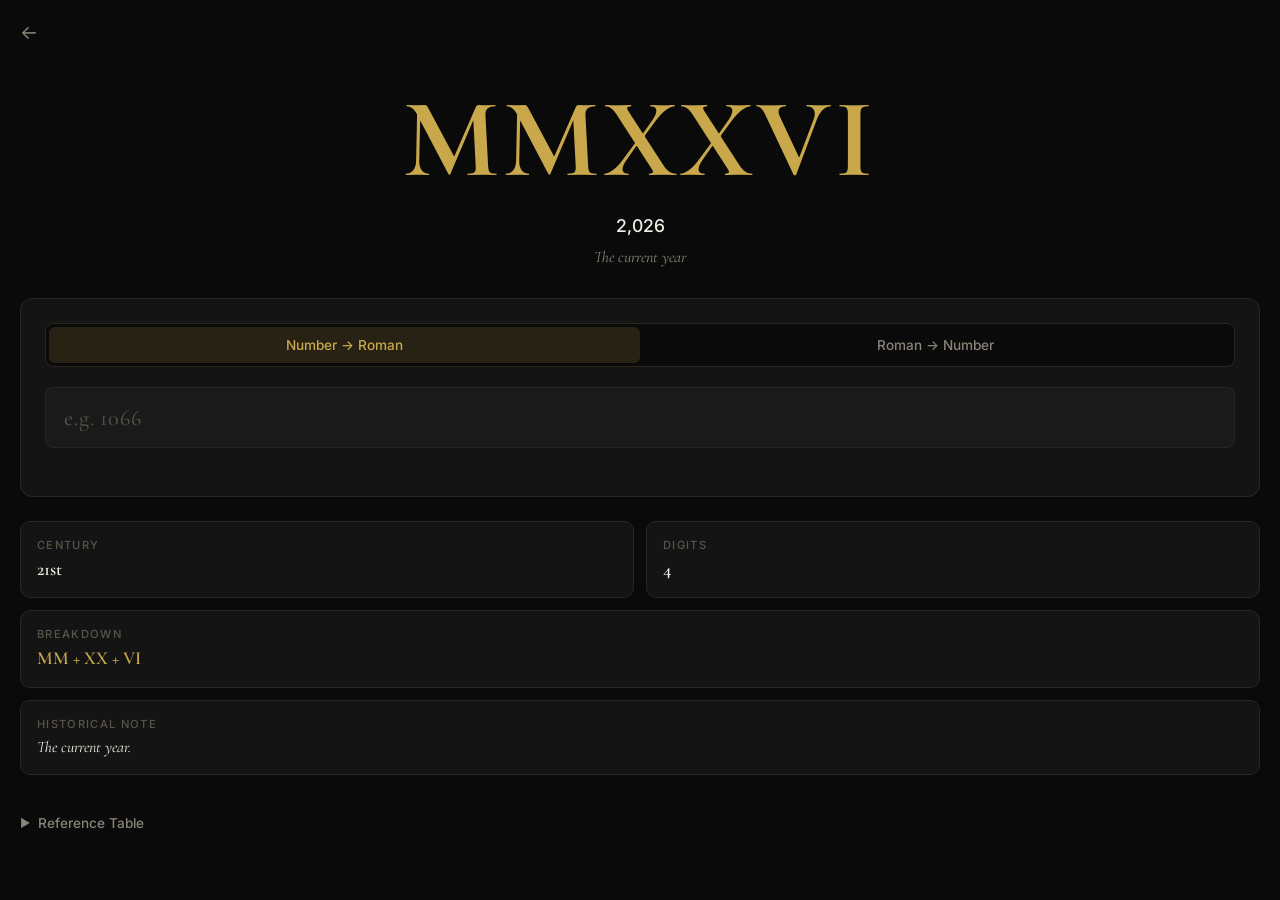
<file: roman.html>
<!DOCTYPE html>
<html lang="en-GB">

<head>
    <meta charset="UTF-8">
    <meta name="viewport"
        content="width=device-width, initial-scale=1.0, maximum-scale=1.0, user-scalable=no, viewport-fit=cover">
    <meta name="apple-mobile-web-app-capable" content="yes">
    <meta name="apple-mobile-web-app-status-bar-style" content="black-translucent">
    <meta name="theme-color" content="#0a0a0a">
    <title>Roman Numerals</title>

    <style>
        @import url('https://fonts.googleapis.com/css2?family=Cormorant+Garamond:ital,wght@0,400;0,600;0,700;1,400&family=Inter:wght@400;500;600&display=swap');

        :root {
            --bg: #0a0a0a;
            --bg-card: #141414;
            --bg-input: #1a1a1a;
            --text: #f0ece4;
            --text-sub: #8a8578;
            --text-muted: #5a5549;
            --accent: #c9a84c;
            --accent-dim: rgba(201, 168, 76, 0.15);
            --accent-glow: rgba(201, 168, 76, 0.08);
            --separator: #2a2520;
            --error: #c0392b;
            --font-serif: 'Cormorant Garamond', 'New York', Georgia, serif;
            --font-sans: -apple-system, BlinkMacSystemFont, "SF Pro Text", "Inter", sans-serif;
        }

        * {
            box-sizing: border-box;
            -webkit-tap-highlight-color: transparent;
            margin: 0;
            padding: 0;
        }

        body {
            background-color: var(--bg);
            color: var(--text);
            font-family: var(--font-sans);
            min-height: 100vh;
            min-height: 100dvh;
            padding-top: env(safe-area-inset-top);
            padding-bottom: env(safe-area-inset-bottom);
            -webkit-font-smoothing: antialiased;
            overflow-x: hidden;
        }

        /* --- HEADER --- */
        header {
            display: flex;
            justify-content: space-between;
            align-items: center;
            padding: 20px;
            padding-top: max(20px, env(safe-area-inset-top));
        }

        .back-btn {
            background: none;
            border: none;
            color: var(--text-sub);
            font-family: var(--font-sans);
            font-size: 1.2rem;
            cursor: pointer;
            padding: 20px;
            margin: -20px;
            text-decoration: none;
            display: flex;
            align-items: center;
        }

        .page-title {
            font-size: 1rem;
            font-weight: 600;
            color: var(--text);
            letter-spacing: 0.02em;
        }

        /* --- HERO / DISPLAY --- */
        .hero {
            text-align: center;
            padding: 20px 20px 30px;
        }

        .hero-label {
            font-family: var(--font-sans);
            font-size: 0.75rem;
            font-weight: 500;
            text-transform: uppercase;
            letter-spacing: 0.15em;
            color: var(--text-muted);
            margin-bottom: 16px;
        }

        .hero-numeral {
            font-family: var(--font-serif);
            font-size: clamp(3rem, 14vw, 7rem);
            font-weight: 700;
            line-height: 1;
            color: var(--accent);
            margin-bottom: 8px;
            letter-spacing: 0.04em;
            min-height: 1.1em;
            transition: opacity 0.3s ease;
            word-break: break-all;
        }

        .hero-numeral.fade {
            opacity: 0;
        }

        .hero-decimal {
            font-family: var(--font-sans);
            font-size: 1.1rem;
            font-weight: 500;
            color: var(--text);
            margin-bottom: 6px;
            min-height: 1.4em;
        }

        .hero-context {
            font-family: var(--font-serif);
            font-style: italic;
            font-size: 1rem;
            color: var(--text-sub);
            min-height: 1.4em;
            padding: 0 20px;
            line-height: 1.4;
        }

        /* --- INPUT SECTION --- */
        .input-section {
            padding: 0 20px;
            margin-bottom: 24px;
        }

        .input-card {
            background: var(--bg-card);
            border-radius: 12px;
            padding: 24px;
            border: 1px solid var(--separator);
        }

        .mode-toggle {
            display: flex;
            background: var(--bg);
            border-radius: 8px;
            padding: 3px;
            margin-bottom: 20px;
            border: 1px solid var(--separator);
        }

        .mode-btn {
            flex: 1;
            background: none;
            border: none;
            padding: 10px 16px;
            font-family: var(--font-sans);
            font-size: 0.85rem;
            font-weight: 500;
            color: var(--text-sub);
            cursor: pointer;
            border-radius: 6px;
            transition: all 0.25s ease;
        }

        .mode-btn.active {
            background: var(--accent-dim);
            color: var(--accent);
        }

        .input-wrapper {
            position: relative;
        }

        .main-input {
            width: 100%;
            background: var(--bg-input);
            border: 1px solid var(--separator);
            border-radius: 8px;
            padding: 16px 50px 16px 18px;
            color: var(--text);
            font-family: var(--font-serif);
            font-size: 1.4rem;
            font-weight: 600;
            letter-spacing: 0.04em;
            outline: none;
            transition: border-color 0.2s;
            -webkit-appearance: none;
            appearance: none;
        }

        .main-input::placeholder {
            color: var(--text-muted);
            font-weight: 400;
        }

        .main-input:focus {
            border-color: var(--accent);
        }

        .main-input.error {
            border-color: var(--error);
            animation: shake 0.4s ease;
        }

        .clear-input-btn {
            position: absolute;
            right: 12px;
            top: 50%;
            transform: translateY(-50%);
            background: var(--separator);
            border: none;
            color: var(--text-sub);
            width: 28px;
            height: 28px;
            border-radius: 50%;
            font-size: 0.9rem;
            cursor: pointer;
            display: none;
            align-items: center;
            justify-content: center;
            transition: opacity 0.2s;
        }

        .clear-input-btn.visible {
            display: flex;
        }

        .error-text {
            font-size: 0.8rem;
            color: var(--error);
            margin-top: 8px;
            min-height: 1.2em;
            font-weight: 500;
        }

        /* --- DETAIL CARDS --- */
        .details-section {
            padding: 0 20px 40px;
        }

        .detail-grid {
            display: grid;
            grid-template-columns: 1fr 1fr;
            gap: 12px;
        }

        .detail-card {
            background: var(--bg-card);
            border: 1px solid var(--separator);
            border-radius: 10px;
            padding: 16px;
            transition: opacity 0.3s ease, transform 0.3s ease;
            opacity: 0;
            transform: translateY(8px);
        }

        .detail-card.visible {
            opacity: 1;
            transform: translateY(0);
        }

        .detail-card.full-width {
            grid-column: 1 / -1;
        }

        .detail-label {
            font-size: 0.7rem;
            font-weight: 500;
            text-transform: uppercase;
            letter-spacing: 0.12em;
            color: var(--text-muted);
            margin-bottom: 6px;
        }

        .detail-value {
            font-family: var(--font-serif);
            font-size: 1.15rem;
            font-weight: 600;
            color: var(--text);
            line-height: 1.3;
        }

        .detail-value.accent {
            color: var(--accent);
        }

        /* --- REFERENCE TABLE --- */
        .reference-section {
            padding: 0 20px 40px;
        }

        .reference-toggle {
            background: none;
            border: none;
            color: var(--text-sub);
            font-family: var(--font-sans);
            font-size: 0.85rem;
            font-weight: 500;
            cursor: pointer;
            display: flex;
            align-items: center;
            gap: 8px;
            margin-bottom: 12px;
            padding: 0;
        }

        .reference-toggle .chevron {
            transition: transform 0.3s ease;
            font-size: 0.7rem;
        }

        .reference-toggle .chevron.open {
            transform: rotate(90deg);
        }

        .reference-table {
            display: none;
            background: var(--bg-card);
            border: 1px solid var(--separator);
            border-radius: 10px;
            overflow: hidden;
        }

        .reference-table.open {
            display: block;
        }

        .ref-row {
            display: flex;
            justify-content: space-between;
            align-items: center;
            padding: 12px 18px;
            border-bottom: 1px solid var(--separator);
            cursor: pointer;
            transition: background 0.15s;
        }

        .ref-row:last-child {
            border-bottom: none;
        }

        .ref-row:active {
            background: var(--accent-glow);
        }

        .ref-numeral {
            font-family: var(--font-serif);
            font-size: 1.1rem;
            font-weight: 600;
            color: var(--accent);
            min-width: 80px;
        }

        .ref-name {
            font-size: 0.85rem;
            color: var(--text-sub);
            flex: 1;
            text-align: center;
        }

        .ref-value {
            font-family: var(--font-sans);
            font-size: 0.95rem;
            font-weight: 500;
            color: var(--text);
            min-width: 80px;
            text-align: right;
        }

        /* --- TOAST --- */
        .toast {
            position: fixed;
            bottom: 40px;
            left: 50%;
            transform: translateX(-50%) translateY(100px);
            background: var(--text);
            color: var(--bg);
            padding: 12px 24px;
            border-radius: 8px;
            font-weight: 500;
            font-size: 0.9rem;
            z-index: 100;
            transition: transform 0.4s cubic-bezier(0.175, 0.885, 0.32, 1.275);
            pointer-events: none;
            white-space: nowrap;
            box-shadow: 0 4px 20px rgba(0,0,0,0.4);
        }

        .toast.show {
            transform: translateX(-50%) translateY(0);
        }

        /* --- ANIMATIONS --- */
        @keyframes shake {
            0%, 100% { transform: translateX(0); }
            20% { transform: translateX(-6px); }
            40% { transform: translateX(6px); }
            60% { transform: translateX(-4px); }
            80% { transform: translateX(4px); }
        }

        /* Scrollbar */
        ::-webkit-scrollbar { width: 0; }
    </style>
</head>

<body>

    <!-- HEADER -->
    <header>
        <a href="index.html" class="back-btn">&larr;</a>
    </header>

    <!-- HERO DISPLAY -->
    <div class="hero">
        <div class="hero-numeral" id="heroNumeral">MMXXVI</div>
        <div class="hero-decimal" id="heroDecimal">2,026</div>
        <div class="hero-context" id="heroContext">The current year</div>
    </div>

    <!-- INPUT -->
    <div class="input-section">
        <div class="input-card">
            <div class="mode-toggle">
                <button class="mode-btn active" id="modeDecimal" onclick="setMode('decimal')">Number → Roman</button>
                <button class="mode-btn" id="modeRoman" onclick="setMode('roman')">Roman → Number</button>
            </div>
            <div class="input-wrapper">
                <input type="text" class="main-input" id="mainInput"
                    placeholder="e.g. 1066"
                    inputmode="numeric"
                    autocomplete="off"
                    autocorrect="off"
                    spellcheck="false">
                <button class="clear-input-btn" id="clearBtn" onclick="clearInput()">&times;</button>
            </div>
            <div class="error-text" id="errorText"></div>
        </div>
    </div>

    <!-- DETAIL CARDS -->
    <div class="details-section">
        <div class="detail-grid" id="detailGrid">
            <div class="detail-card" id="cardCentury">
                <div class="detail-label">Century</div>
                <div class="detail-value" id="valCentury">21st</div>
            </div>
            <div class="detail-card" id="cardDigits">
                <div class="detail-label">Digits</div>
                <div class="detail-value" id="valDigits">4</div>
            </div>
            <div class="detail-card full-width" id="cardBreakdown">
                <div class="detail-label">Breakdown</div>
                <div class="detail-value accent" id="valBreakdown">MM + XX + VI</div>
            </div>
            <div class="detail-card full-width" id="cardFact">
                <div class="detail-label">Historical Note</div>
                <div class="detail-value" id="valFact" style="font-style: italic; font-weight: 400; font-size: 1rem;">—</div>
            </div>
        </div>
    </div>

    <!-- REFERENCE TABLE -->
    <div class="reference-section">
        <button class="reference-toggle" id="refToggle" onclick="toggleReference()">
            <span class="chevron" id="refChevron">▶</span>
            Reference Table
        </button>
        <div class="reference-table" id="refTable">
            <div class="ref-row" onclick="quickInsert('I', 1)">
                <span class="ref-numeral">I</span>
                <span class="ref-name">ūnus</span>
                <span class="ref-value">1</span>
            </div>
            <div class="ref-row" onclick="quickInsert('V', 5)">
                <span class="ref-numeral">V</span>
                <span class="ref-name">quīnque</span>
                <span class="ref-value">5</span>
            </div>
            <div class="ref-row" onclick="quickInsert('X', 10)">
                <span class="ref-numeral">X</span>
                <span class="ref-name">decem</span>
                <span class="ref-value">10</span>
            </div>
            <div class="ref-row" onclick="quickInsert('L', 50)">
                <span class="ref-numeral">L</span>
                <span class="ref-name">quīnquāgintā</span>
                <span class="ref-value">50</span>
            </div>
            <div class="ref-row" onclick="quickInsert('C', 100)">
                <span class="ref-numeral">C</span>
                <span class="ref-name">centum</span>
                <span class="ref-value">100</span>
            </div>
            <div class="ref-row" onclick="quickInsert('D', 500)">
                <span class="ref-numeral">D</span>
                <span class="ref-name">quīngentī</span>
                <span class="ref-value">500</span>
            </div>
            <div class="ref-row" onclick="quickInsert('M', 1000)">
                <span class="ref-numeral">M</span>
                <span class="ref-name">mīlle</span>
                <span class="ref-value">1,000</span>
            </div>
        </div>
    </div>

    <!-- TOAST -->
    <div class="toast" id="toast"></div>

    <script>
        // --- STATE ---
        let mode = 'decimal'; // 'decimal' or 'roman'
        let currentValue = null;

        // --- ROMAN <-> DECIMAL ---
        const ROMAN_MAP = [
            [1000, 'M'], [900, 'CM'], [500, 'D'], [400, 'CD'],
            [100, 'C'], [90, 'XC'], [50, 'L'], [40, 'XL'],
            [10, 'X'], [9, 'IX'], [5, 'V'], [4, 'IV'], [1, 'I']
        ];

        function toRoman(num) {
            if (num <= 0 || num > 3999999 || !Number.isInteger(num)) return null;
            let result = '';
            let remaining = num;
            for (const [value, numeral] of ROMAN_MAP) {
                while (remaining >= value) {
                    result += numeral;
                    remaining -= value;
                }
            }
            return result;
        }

        function fromRoman(str) {
            const s = str.toUpperCase().trim();
            if (!s || !/^[MDCLXVI]+$/i.test(s)) return null;

            const map = { M: 1000, D: 500, C: 100, L: 50, X: 10, V: 5, I: 1 };
            let total = 0;
            for (let i = 0; i < s.length; i++) {
                const current = map[s[i]];
                const next = map[s[i + 1]] || 0;
                if (current === undefined) return null;
                if (current < next) {
                    total -= current;
                } else {
                    total += current;
                }
            }

            // Validate by re-encoding: the canonical form must match 
            if (toRoman(total) !== s) return null;
            return total;
        }

        // --- BREAKDOWN ---
        function getBreakdown(num) {
            const parts = [];
            let remaining = num;
            for (const [value, numeral] of ROMAN_MAP) {
                while (remaining >= value) {
                    parts.push(numeral);
                    remaining -= value;
                }
            }
            return parts.join(' + ');
        }

        // --- CENTURY ---
        function getCentury(num) {
            if (num <= 0) return '—';
            const c = Math.ceil(num / 100);
            const suffix = getOrdinalSuffix(c);
            return `${c}${suffix}`;
        }

        function getOrdinalSuffix(n) {
            const s = ['th', 'st', 'nd', 'rd'];
            const v = n % 100;
            return s[(v - 20) % 10] || s[v] || s[0];
        }

        // --- HISTORICAL FACTS ---
        const HISTORICAL_FACTS = {
            1: 'The beginning of the Common Era.',
            42: 'The answer to life, the universe, and everything.',
            55: 'Julius Caesar first landed in Britain.',
            66: 'The Great Fire of Rome under Nero.',
            79: 'Vesuvius erupted and buried Pompeii.',
            100: 'Rome at its territorial height under Trajan.',
            313: 'Constantine issued the Edict of Milan.',
            410: 'The Visigoths sacked Rome.',
            476: 'Fall of the Western Roman Empire.',
            793: 'The Viking Age began with the raid on Lindisfarne.',
            1066: 'William the Conqueror won the Battle of Hastings.',
            1086: 'The Domesday Book was completed.',
            1215: 'The Magna Carta was sealed at Runnymede.',
            1348: 'The Black Death arrived in England.',
            1415: 'Henry V won the Battle of Agincourt.',
            1485: 'The Battle of Bosworth Field ended the Wars of the Roses.',
            1492: 'Columbus reached the Americas.',
            1509: 'Henry VIII ascended the English throne.',
            1534: 'Henry VIII broke with Rome.',
            1588: 'The Spanish Armada was defeated.',
            1605: 'The Gunpowder Plot was foiled.',
            1642: 'The English Civil War began.',
            1649: 'Charles I was executed.',
            1666: 'The Great Fire of London.',
            1707: 'The Acts of Union created Great Britain.',
            1776: 'The American Declaration of Independence.',
            1789: 'The French Revolution began.',
            1805: 'The Battle of Trafalgar.',
            1815: 'The Battle of Waterloo.',
            1837: 'Queen Victoria began her reign.',
            1859: 'Darwin published On the Origin of Species.',
            1901: 'Queen Victoria died; the Edwardian era began.',
            1914: 'The Great War began.',
            1918: 'The First World War ended.',
            1939: 'The Second World War began.',
            1945: 'The Second World War ended.',
            1953: 'Elizabeth II was crowned.',
            1966: 'England won the World Cup.',
            1969: 'The Apollo 11 moon landing.',
            1989: 'The Berlin Wall fell.',
            2000: 'The turn of the millennium.',
            2012: 'The London Olympics.',
            2016: 'The Brexit referendum.',
            2020: 'The COVID-19 pandemic began.',
            2026: 'The current year.',
        };

        function getHistoricalFact(num) {
            if (HISTORICAL_FACTS[num]) {
                return HISTORICAL_FACTS[num];
            }
            // Generic century context
            if (num > 0 && num <= 3999) {
                const century = Math.ceil(num / 100);
                const centuryStr = getCentury(num);
                return `A year in the ${centuryStr} century.`;
            }
            return null;
        }

        // --- MODE ---
        function setMode(newMode) {
            mode = newMode;
            const input = document.getElementById('mainInput');
            const modeDecimal = document.getElementById('modeDecimal');
            const modeRoman = document.getElementById('modeRoman');

            modeDecimal.classList.toggle('active', mode === 'decimal');
            modeRoman.classList.toggle('active', mode === 'roman');

            if (mode === 'decimal') {
                input.placeholder = 'e.g. 1066';
                input.inputMode = 'numeric';
            } else {
                input.placeholder = 'e.g. MCMLXVI';
                input.inputMode = 'text';
            }

            clearInput();
        }

        // --- INPUT HANDLING ---
        const mainInput = document.getElementById('mainInput');
        const clearBtn = document.getElementById('clearBtn');
        const errorText = document.getElementById('errorText');

        mainInput.addEventListener('input', () => {
            const val = mainInput.value.trim();
            clearBtn.classList.toggle('visible', val.length > 0);

            if (!val) {
                resetDisplay();
                errorText.textContent = '';
                mainInput.classList.remove('error');
                return;
            }

            if (mode === 'decimal') {
                handleDecimalInput(val);
            } else {
                handleRomanInput(val);
            }
        });

        function handleDecimalInput(val) {
            // Strip commas and spaces for flexibility
            const cleaned = val.replace(/[,\s]/g, '');
            const num = parseInt(cleaned, 10);

            if (isNaN(num) || num !== parseFloat(cleaned)) {
                showError('Enter a whole number');
                return;
            }
            if (num <= 0) {
                showError('Must be a positive number');
                return;
            }
            if (num > 3999999) {
                showError('Maximum is 3,999,999');
                return;
            }

            errorText.textContent = '';
            mainInput.classList.remove('error');
            currentValue = num;
            updateDisplay(num, toRoman(num));
        }

        function handleRomanInput(val) {
            const upper = val.toUpperCase();
            // Check for invalid characters
            if (/[^MDCLXVI]/i.test(upper)) {
                showError('Invalid characters. Use M, D, C, L, X, V, I');
                return;
            }

            const num = fromRoman(upper);
            if (num === null) {
                showError('Not a valid Roman numeral');
                return;
            }

            errorText.textContent = '';
            mainInput.classList.remove('error');
            currentValue = num;
            updateDisplay(num, upper);
        }

        function showError(msg) {
            errorText.textContent = msg;
            mainInput.classList.add('error');
            currentValue = null;
            hideDetails();
        }

        // --- DISPLAY ---
        function updateDisplay(num, roman) {
            const heroNumeral = document.getElementById('heroNumeral');
            const heroDecimal = document.getElementById('heroDecimal');
            const heroContext = document.getElementById('heroContext');

            // Animate the swap
            heroNumeral.classList.add('fade');
            setTimeout(() => {
                heroNumeral.textContent = roman;
                heroDecimal.textContent = num.toLocaleString('en-GB');

                const fact = getHistoricalFact(num);
                heroContext.textContent = fact || '';

                heroNumeral.classList.remove('fade');
            }, 150);

            // Detail cards
            document.getElementById('valCentury').textContent = getCentury(num);
            document.getElementById('valDigits').textContent = roman.length + ' characters';
            document.getElementById('valBreakdown').textContent = getBreakdown(num);

            const factCard = document.getElementById('cardFact');
            const factVal = document.getElementById('valFact');
            if (HISTORICAL_FACTS[num]) {
                factVal.textContent = HISTORICAL_FACTS[num];
                factCard.style.display = '';
            } else {
                factCard.style.display = 'none';
            }

            showDetails();
        }

        function resetDisplay() {
            const heroNumeral = document.getElementById('heroNumeral');
            const heroDecimal = document.getElementById('heroDecimal');
            const heroContext = document.getElementById('heroContext');

            heroNumeral.classList.add('fade');
            setTimeout(() => {
                heroNumeral.textContent = 'MMXXVI';
                heroDecimal.textContent = '2,026';
                heroContext.textContent = 'The current year';
                heroNumeral.classList.remove('fade');
            }, 150);

            currentValue = null;
            hideDetails();
        }

        function showDetails() {
            const cards = document.querySelectorAll('.detail-card');
            cards.forEach((card, i) => {
                if (card.style.display === 'none') return;
                setTimeout(() => card.classList.add('visible'), i * 60);
            });
        }

        function hideDetails() {
            const cards = document.querySelectorAll('.detail-card');
            cards.forEach(card => card.classList.remove('visible'));
        }

        function clearInput() {
            mainInput.value = '';
            clearBtn.classList.remove('visible');
            errorText.textContent = '';
            mainInput.classList.remove('error');
            resetDisplay();
        }

        // --- REFERENCE TABLE ---
        function toggleReference() {
            const table = document.getElementById('refTable');
            const chevron = document.getElementById('refChevron');
            table.classList.toggle('open');
            chevron.classList.toggle('open');
        }

        function quickInsert(roman, decimal) {
            if (mode === 'decimal') {
                mainInput.value = decimal;
            } else {
                mainInput.value = roman;
            }
            mainInput.dispatchEvent(new Event('input'));
            showToast(`${roman} = ${decimal}`);
        }

        // --- TOAST ---
        function showToast(message) {
            const toast = document.getElementById('toast');
            toast.textContent = message;
            toast.classList.add('show');
            setTimeout(() => toast.classList.remove('show'), 1800);
        }

        // --- INIT ---
        function init() {
            // Show default state (current year)
            currentValue = 2026;
            showDetails();
            const factVal = document.getElementById('valFact');
            factVal.textContent = HISTORICAL_FACTS[2026];
        }

        init();
    </script>

    <!-- iOS PWA link intercept -->
    <script>
        document.addEventListener("click", function(e) {
            var a = e.target.closest("a");
            if (a && a.href && a.href.includes(window.location.hostname)) {
                e.preventDefault();
                window.location.href = a.href;
            }
        });
    </script>
</body>

</html>
</file>
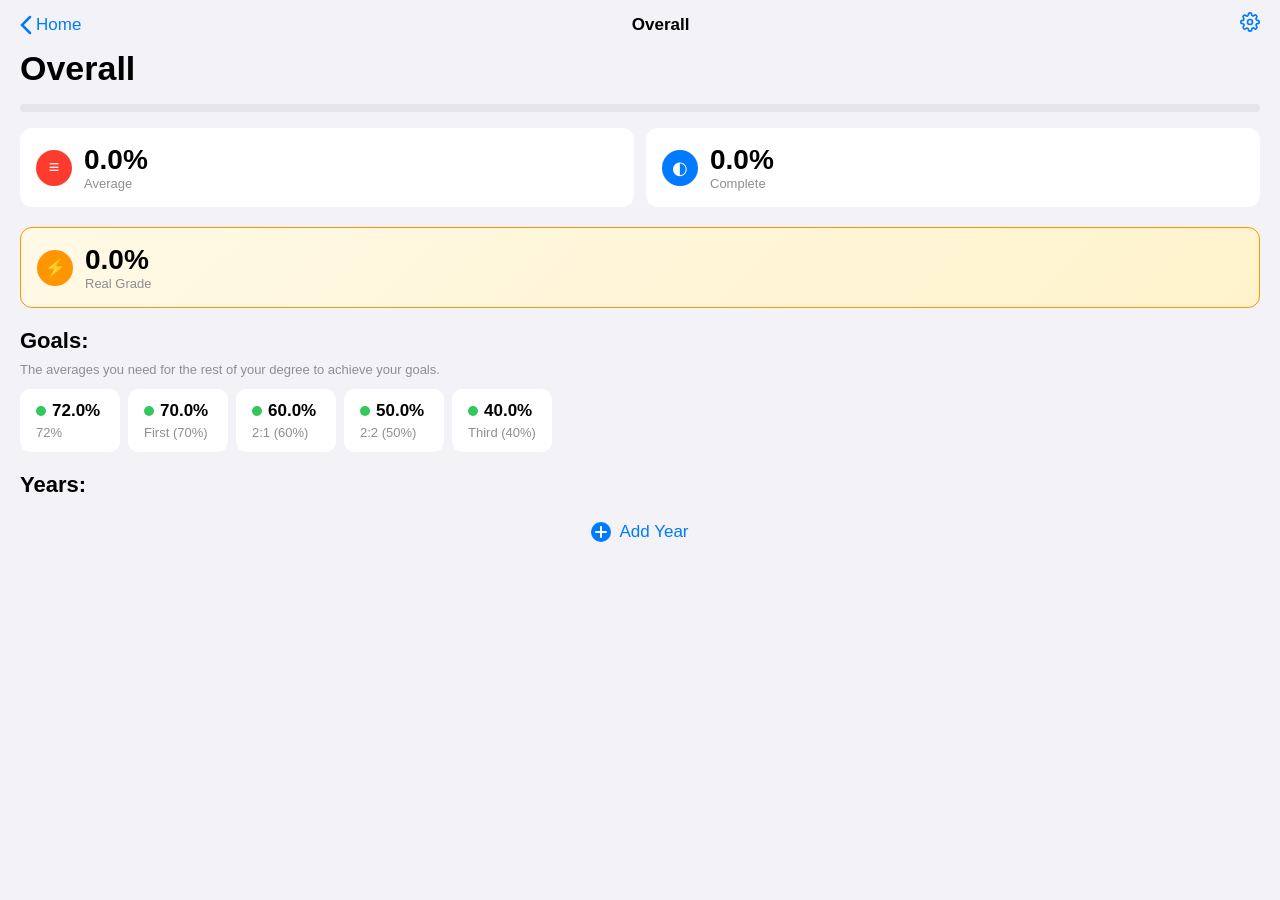
<file: uni-grades.html>
<!DOCTYPE html>
<html lang="en-GB">

<head>
    <meta charset="UTF-8">
    <meta name="viewport"
        content="width=device-width, initial-scale=1.0, maximum-scale=1.0, user-scalable=no, viewport-fit=cover">
    <title>Uni Grades</title>

    <!-- iOS PWA Settings -->
    <meta name="apple-mobile-web-app-capable" content="yes">
    <meta name="apple-mobile-web-app-status-bar-style" content="default">
    <meta name="theme-color" content="#f2f2f7" media="(prefers-color-scheme: light)">
    <meta name="theme-color" content="#000000" media="(prefers-color-scheme: dark)">
    <meta name="apple-mobile-web-app-title" content="Uni Grades">
    <link rel="apple-touch-icon" href="icon.png">
    <link rel="manifest" href="manifest.json">

    <style>
        :root {
            /* Default: Modern skin */
            --bg-body: #f2f2f7;
            --bg-card: #ffffff;
            --bg-card-secondary: #e5e5ea;
            --text-main: #000000;
            --text-sub: #8e8e93;
            --separator: #c6c6c8;
            --accent: #007aff;
            --font-body: -apple-system, BlinkMacSystemFont, "SF Pro Text", sans-serif;
            --font-heading: -apple-system, BlinkMacSystemFont, "SF Pro Display", sans-serif;

            /* Grade classification colors */
            --grade-first: #34c759;
            /* Green - First (70%+) */
            --grade-21: #007aff;
            /* Blue - 2:1 (60-69%) */
            --grade-22: #ff9500;
            /* Orange - 2:2 (50-59%) */
            --grade-third: #ff3b30;
            /* Red - Third/Fail (<50%) */

            /* Standard colors */
            --green: #34c759;
            --red: #ff3b30;
            --orange: #ff9500;
            --yellow: #ffcc00;
            --blue: #007aff;
        }

        @media (prefers-color-scheme: dark) {
            :root {
                --bg-body: #000000;
                --bg-card: #1c1c1e;
                --bg-card-secondary: #2c2c2e;
                --text-main: #ffffff;
                --text-sub: #98989d;
                --separator: #38383a;
            }
        }

        /* Academic Skin */
        .skin-academic {
            --bg-body: #faf8f5;
            --bg-card: #fffef9;
            --bg-card-secondary: #f0ede6;
            --text-main: #2c2416;
            --text-sub: #6b5d4d;
            --separator: #d4cfc4;
            --accent: #8b4513;
            --font-body: "New York", Georgia, "Times New Roman", serif;
            --font-heading: "New York", Georgia, "Times New Roman", serif;
        }

        @media (prefers-color-scheme: dark) {
            .skin-academic {
                --bg-body: #1a1612;
                --bg-card: #252018;
                --bg-card-secondary: #332b20;
                --text-main: #e8e0d4;
                --text-sub: #a09080;
                --separator: #4a4030;
                --accent: #d4a574;
            }
        }

        * {
            box-sizing: border-box;
            -webkit-tap-highlight-color: transparent;
        }

        body {
            margin: 0;
            padding: 0;
            font-family: var(--font-body);
            background-color: var(--bg-body);
            color: var(--text-main);
            padding-top: env(safe-area-inset-top);
            padding-bottom: env(safe-area-inset-bottom);
            -webkit-font-smoothing: antialiased;
            min-height: 100vh;
        }

        h1,
        h2,
        h3,
        .section-title,
        .page-title {
            font-family: var(--font-heading);
        }

        /* --- NAVIGATION --- */
        .nav-header {
            display: flex;
            justify-content: space-between;
            align-items: center;
            padding: 12px 20px;
            position: sticky;
            top: 0;
            background: var(--bg-body);
            z-index: 100;
        }

        .nav-back {
            color: var(--accent);
            font-size: 17px;
            text-decoration: none;
            display: flex;
            align-items: center;
            gap: 4px;
            background: none;
            border: none;
            cursor: pointer;
            padding: 0;
        }

        .nav-back:hover {
            opacity: 0.7;
        }

        .nav-title {
            font-size: 17px;
            font-weight: 600;
        }

        .nav-action {
            color: var(--accent);
            font-size: 17px;
            background: none;
            border: none;
            cursor: pointer;
            padding: 0;
        }

        .nav-spacer {
            width: 60px;
        }

        /* --- PAGE TITLE --- */
        .page-title {
            font-size: 34px;
            font-weight: 700;
            padding: 0 20px 16px;
            margin: 0;
        }

        /* --- PROGRESS BAR --- */
        .progress-bar-container {
            padding: 0 20px 16px;
        }

        .progress-bar {
            height: 8px;
            background: var(--bg-card-secondary);
            border-radius: 4px;
            overflow: hidden;
        }

        .progress-bar-fill {
            height: 100%;
            background: linear-gradient(90deg, var(--green) 0%, var(--green) 100%);
            border-radius: 4px;
            transition: width 0.3s ease;
        }

        /* --- STAT CARDS --- */
        .stats-row {
            display: flex;
            gap: 12px;
            padding: 0 20px 20px;
        }

        .stat-card {
            flex: 1;
            background: var(--bg-card);
            border-radius: 12px;
            padding: 16px;
            display: flex;
            align-items: center;
            gap: 12px;
        }

        .stat-icon {
            width: 36px;
            height: 36px;
            border-radius: 50%;
            display: flex;
            align-items: center;
            justify-content: center;
            font-size: 18px;
            color: white;
        }

        .stat-icon.red {
            background: var(--red);
        }

        .stat-icon.blue {
            background: var(--blue);
        }

        .stat-icon.green {
            background: var(--green);
        }

        .stat-icon.orange {
            background: var(--orange);
        }

        .stat-value {
            font-size: 28px;
            font-weight: 700;
        }

        .stat-label {
            font-size: 13px;
            color: var(--text-sub);
        }

        /* --- SECTIONS --- */
        .section {
            padding: 0 20px 20px;
        }

        .section-header {
            display: flex;
            justify-content: space-between;
            align-items: baseline;
            margin-bottom: 8px;
        }

        .section-title {
            font-size: 22px;
            font-weight: 700;
            margin: 0;
        }

        .section-subtitle {
            font-size: 13px;
            color: var(--text-sub);
            margin: 4px 0 12px;
        }

        .section-action {
            color: var(--accent);
            font-size: 15px;
            background: none;
            border: none;
            cursor: pointer;
            padding: 0;
        }

        /* --- GOAL CHIPS --- */
        .goals-grid {
            display: flex;
            flex-wrap: wrap;
            gap: 8px;
        }

        .goal-chip {
            background: var(--bg-card);
            border-radius: 10px;
            padding: 12px 16px;
            min-width: 100px;
        }

        .goal-chip-top {
            display: flex;
            align-items: center;
            gap: 6px;
            margin-bottom: 4px;
        }

        .goal-dot {
            width: 10px;
            height: 10px;
            border-radius: 50%;
            background: var(--green);
        }

        .goal-dot.impossible {
            background: var(--red);
        }

        .goal-dot.difficult {
            background: var(--orange);
        }

        .goal-dot.achievable {
            background: var(--green);
        }

        .goal-needed {
            font-size: 17px;
            font-weight: 600;
        }

        .goal-label {
            font-size: 13px;
            color: var(--text-sub);
        }

        /* --- YEAR/MODULE CARDS --- */
        .card-list {
            display: flex;
            flex-direction: column;
            gap: 12px;
        }

        .card {
            background: var(--bg-card);
            border-radius: 12px;
            padding: 16px;
            text-decoration: none;
            color: var(--text-main);
            display: flex;
            align-items: center;
            gap: 16px;
            cursor: pointer;
            transition: transform 0.2s ease;
        }

        .card:active {
            transform: scale(0.98);
        }

        /* --- RING PROGRESS --- */
        .ring-container {
            position: relative;
            width: 56px;
            height: 56px;
            flex-shrink: 0;
        }

        .ring-svg {
            transform: rotate(-90deg);
        }

        .ring-bg {
            fill: none;
            stroke: var(--bg-card-secondary);
            stroke-width: 4;
        }

        .ring-fill {
            fill: none;
            stroke: var(--green);
            stroke-width: 4;
            stroke-linecap: round;
            transition: stroke-dashoffset 0.3s ease;
        }

        .ring-text {
            position: absolute;
            top: 50%;
            left: 50%;
            transform: translate(-50%, -50%);
            font-size: 14px;
            font-weight: 700;
        }

        .card-content {
            flex: 1;
            min-width: 0;
        }

        .card-title {
            font-size: 17px;
            font-weight: 600;
            margin: 0 0 2px;
            white-space: nowrap;
            overflow: hidden;
            text-overflow: ellipsis;
        }

        .card-subtitle {
            font-size: 13px;
            color: var(--text-sub);
        }

        .card-stats {
            text-align: right;
            flex-shrink: 0;
        }

        .card-stat-row {
            display: flex;
            align-items: center;
            justify-content: flex-end;
            gap: 4px;
            font-size: 13px;
            color: var(--text-sub);
        }

        .card-arrow {
            color: var(--text-sub);
            opacity: 0.5;
        }

        /* --- MODULE PROGRESS BAR --- */
        .module-progress {
            height: 4px;
            background: var(--bg-card-secondary);
            border-radius: 2px;
            margin-top: 12px;
            overflow: hidden;
        }

        .module-progress-fill {
            height: 100%;
            background: var(--green);
            border-radius: 2px;
        }

        /* --- ASSESSMENT LIST --- */
        .assessment-item {
            display: flex;
            justify-content: space-between;
            align-items: center;
            padding: 14px 0;
            border-bottom: 1px solid var(--separator);
        }

        .assessment-item:last-child {
            border-bottom: none;
        }

        .assessment-name {
            font-size: 17px;
        }

        .assessment-details {
            text-align: right;
        }

        .assessment-grade {
            font-size: 17px;
            font-weight: 600;
        }

        .assessment-weight {
            font-size: 13px;
            color: var(--text-sub);
        }

        /* --- ADD BUTTON --- */
        .add-button {
            display: flex;
            align-items: center;
            justify-content: center;
            gap: 8px;
            padding: 16px;
            color: var(--accent);
            font-size: 17px;
            background: none;
            border: none;
            cursor: pointer;
            width: 100%;
        }

        .add-button:hover {
            opacity: 0.7;
        }

        /* --- MODAL --- */
        .modal-overlay {
            position: fixed;
            top: 0;
            left: 0;
            right: 0;
            bottom: 0;
            background: rgba(0, 0, 0, 0.5);
            display: flex;
            align-items: center;
            justify-content: center;
            z-index: 1000;
            opacity: 0;
            pointer-events: none;
            transition: opacity 0.2s;
            padding: 20px;
        }

        .modal-overlay.active {
            opacity: 1;
            pointer-events: auto;
        }

        .modal {
            background: var(--bg-card);
            border-radius: 12px;
            width: 100%;
            max-width: 400px;
            max-height: calc(100vh - 100px);
            overflow-y: auto;
            padding: 20px;
            transform: scale(0.9);
            transition: transform 0.2s ease;
        }

        .modal-overlay.active .modal {
            transform: scale(1);
        }

        .modal-header {
            display: flex;
            justify-content: space-between;
            align-items: center;
            margin-bottom: 20px;
        }

        .modal-title {
            font-size: 17px;
            font-weight: 600;
        }

        .modal-close,
        .modal-save {
            color: var(--accent);
            font-size: 17px;
            background: none;
            border: none;
            cursor: pointer;
            padding: 0;
        }

        .modal-save {
            font-weight: 600;
        }

        .form-group {
            margin-bottom: 16px;
        }

        .form-label {
            display: block;
            font-size: 13px;
            color: var(--text-sub);
            margin-bottom: 6px;
        }

        .form-input {
            width: 100%;
            padding: 12px;
            font-size: 17px;
            border: 1px solid var(--separator);
            border-radius: 8px;
            background: var(--bg-body);
            color: var(--text-main);
        }

        .form-input:focus {
            outline: none;
            border-color: var(--accent);
        }

        /* --- REAL GRADE CARD --- */
        .real-grade-card {
            background: linear-gradient(135deg, #1c1c1e 0%, #2c2c2e 100%);
            border: 1px solid var(--orange);
        }

        @media (prefers-color-scheme: light) {
            .real-grade-card {
                background: linear-gradient(135deg, #fff9e6 0%, #fff3cc 100%);
            }
        }

        /* --- HIDDEN --- */
        .hidden {
            display: none !important;
        }

        /* --- DELETE BUTTON --- */
        .delete-btn {
            background: var(--red);
            color: white;
            border: none;
            padding: 14px;
            border-radius: 8px;
            font-size: 17px;
            width: 100%;
            cursor: pointer;
            margin-top: 12px;
        }
    </style>
</head>

<body>
    <!-- OVERALL VIEW -->
    <div id="view-overall" class="view">
        <nav class="nav-header">
            <a href="index.html" class="nav-back">
                <svg width="12" height="20" viewBox="0 0 12 20" fill="none" stroke="currentColor" stroke-width="2.5"
                    stroke-linecap="round">
                    <path d="M10 2L2 10L10 18" />
                </svg>
                Home
            </a>
            <span class="nav-title">Overall</span>
            <button class="nav-action" onclick="showDataModal()">
                <svg width="20" height="20" viewBox="0 0 24 24" fill="none" stroke="currentColor" stroke-width="2">
                    <circle cx="12" cy="12" r="3" />
                    <path
                        d="M19.4 15a1.65 1.65 0 0 0 .33 1.82l.06.06a2 2 0 0 1-2.83 2.83l-.06-.06a1.65 1.65 0 0 0-1.82-.33 1.65 1.65 0 0 0-1 1.51V21a2 2 0 0 1-4 0v-.09a1.65 1.65 0 0 0-1-1.51 1.65 1.65 0 0 0-1.82.33l-.06.06a2 2 0 0 1-2.83-2.83l.06-.06a1.65 1.65 0 0 0 .33-1.82 1.65 1.65 0 0 0-1.51-1H3a2 2 0 0 1 0-4h.09a1.65 1.65 0 0 0 1.51-1 1.65 1.65 0 0 0-.33-1.82l-.06-.06a2 2 0 0 1 2.83-2.83l.06.06a1.65 1.65 0 0 0 1.82.33H9a1.65 1.65 0 0 0 1-1.51V3a2 2 0 0 1 4 0v.09a1.65 1.65 0 0 0 1 1.51 1.65 1.65 0 0 0 1.82-.33l.06-.06a2 2 0 0 1 2.83 2.83l-.06.06a1.65 1.65 0 0 0-.33 1.82V9a1.65 1.65 0 0 0 1.51 1H21a2 2 0 0 1 0 4h-.09a1.65 1.65 0 0 0-1.51 1z" />
                </svg>
            </button>
        </nav>

        <h1 class="page-title">Overall</h1>

        <div class="progress-bar-container">
            <div class="progress-bar">
                <div class="progress-bar-fill" id="overall-progress-fill"></div>
            </div>
        </div>

        <div class="stats-row">
            <div class="stat-card">
                <div class="stat-icon red">≡</div>
                <div>
                    <div class="stat-value" id="overall-average">--</div>
                    <div class="stat-label">Average</div>
                </div>
            </div>
            <div class="stat-card">
                <div class="stat-icon blue">◐</div>
                <div>
                    <div class="stat-value" id="overall-complete">--</div>
                    <div class="stat-label">Complete</div>
                </div>
            </div>
        </div>

        <div class="stats-row">
            <div class="stat-card real-grade-card">
                <div class="stat-icon orange">⚡</div>
                <div>
                    <div class="stat-value" id="overall-real">--</div>
                    <div class="stat-label">Real Grade</div>
                </div>
            </div>
        </div>

        <div class="section">
            <div class="section-header">
                <h2 class="section-title">Goals:</h2>
            </div>
            <p class="section-subtitle">The averages you need for the rest of your degree to achieve your goals.</p>
            <div class="goals-grid" id="goals-grid"></div>
        </div>

        <div class="section">
            <div class="section-header">
                <h2 class="section-title">Years:</h2>
            </div>
            <div class="card-list" id="years-list"></div>
            <button class="add-button" onclick="showAddYearModal()">
                <svg width="20" height="20" viewBox="0 0 20 20" fill="currentColor">
                    <circle cx="10" cy="10" r="10" />
                    <path d="M10 5v10M5 10h10" stroke="white" stroke-width="2" stroke-linecap="round" />
                </svg>
                Add Year
            </button>
        </div>
    </div>

    <!-- YEAR VIEW -->
    <div id="view-year" class="view hidden">
        <nav class="nav-header">
            <button class="nav-back" onclick="showOverallView()">
                <svg width="12" height="20" viewBox="0 0 12 20" fill="none" stroke="currentColor" stroke-width="2.5"
                    stroke-linecap="round">
                    <path d="M10 2L2 10L10 18" />
                </svg>
                Overall
            </button>
            <span class="nav-title" id="year-nav-title">Year 1</span>
            <button class="nav-action" onclick="showEditYearModal()">Edit Year</button>
        </nav>

        <div class="progress-bar-container">
            <div class="progress-bar">
                <div class="progress-bar-fill" id="year-progress-fill"></div>
            </div>
        </div>

        <div
            style="padding: 0 20px 16px; display: flex; justify-content: space-between; color: var(--text-sub); font-size: 13px;">
            <span><span id="year-credits">120</span> Credits</span>
            <span><span id="year-weight">0</span>% Weight</span>
        </div>

        <div class="stats-row">
            <div class="stat-card">
                <div class="stat-icon red">≡</div>
                <div>
                    <div class="stat-value" id="year-average">--</div>
                    <div class="stat-label">Average</div>
                </div>
            </div>
            <div class="stat-card">
                <div class="stat-icon blue">◐</div>
                <div>
                    <div class="stat-value" id="year-complete">--</div>
                    <div class="stat-label">Complete</div>
                </div>
            </div>
        </div>

        <div class="section">
            <div class="section-header">
                <h2 class="section-title">Modules:</h2>
            </div>
            <div class="card-list" id="modules-list"></div>
            <button class="add-button" onclick="showAddModuleModal()">
                <svg width="20" height="20" viewBox="0 0 20 20" fill="currentColor">
                    <circle cx="10" cy="10" r="10" />
                    <path d="M10 5v10M5 10h10" stroke="white" stroke-width="2" stroke-linecap="round" />
                </svg>
                Add Module
            </button>
        </div>
    </div>

    <!-- MODULE VIEW -->
    <div id="view-module" class="view hidden">
        <nav class="nav-header">
            <button class="nav-back" onclick="showYearView(currentYearIndex)">
                <svg width="12" height="20" viewBox="0 0 12 20" fill="none" stroke="currentColor" stroke-width="2.5"
                    stroke-linecap="round">
                    <path d="M10 2L2 10L10 18" />
                </svg>
                <span id="module-back-text">Year 3</span>
            </button>
            <span class="nav-title" id="module-nav-title">Module</span>
            <button class="nav-action" onclick="showEditModuleModal()">Edit</button>
        </nav>

        <div
            style="padding: 0 20px 16px; display: flex; justify-content: space-between; color: var(--text-sub); font-size: 13px;">
            <span><span id="module-credits">40</span> Credits</span>
            <span><span id="module-weight">33.3</span>% Weight</span>
        </div>

        <div class="stats-row">
            <div class="stat-card">
                <div class="stat-icon red">≡</div>
                <div>
                    <div class="stat-value" id="module-average">--</div>
                    <div class="stat-label">Average</div>
                </div>
            </div>
            <div class="stat-card">
                <div class="stat-icon blue">◐</div>
                <div>
                    <div class="stat-value" id="module-complete">--</div>
                    <div class="stat-label">Complete</div>
                </div>
            </div>
        </div>

        <div class="section">
            <div class="section-header">
                <h2 class="section-title">Assessments:</h2>
            </div>
            <div class="card" style="flex-direction: column; align-items: stretch;">
                <div id="assessments-list"></div>
            </div>
            <button class="add-button" onclick="showAddAssessmentModal()">
                <svg width="20" height="20" viewBox="0 0 20 20" fill="currentColor">
                    <circle cx="10" cy="10" r="10" />
                    <path d="M10 5v10M5 10h10" stroke="white" stroke-width="2" stroke-linecap="round" />
                </svg>
                Add Assessment
            </button>
        </div>
    </div>

    <!-- MODAL -->
    <div class="modal-overlay" id="modal-overlay" onclick="closeModal(event)">
        <div class="modal" onclick="event.stopPropagation()">
            <div class="modal-header">
                <button class="modal-close" onclick="hideModal()">Cancel</button>
                <span class="modal-title" id="modal-title">Add</span>
                <button class="modal-save" id="modal-save" onclick="saveModal()">Save</button>
            </div>
            <div id="modal-content"></div>
        </div>
    </div>

    <script>
        // ==================== DATA MODEL ====================
        let data = {
            years: [],
            goals: [
                { name: '72%', target: 72 },
                { name: 'First (70%)', target: 70 },
                { name: '2:1 (60%)', target: 60 },
                { name: '2:2 (50%)', target: 50 },
                { name: 'Third (40%)', target: 40 }
            ]
        };

        let currentYearIndex = null;
        let currentModuleIndex = null;
        let modalMode = null;
        let editIndex = null;

        // ==================== INITIALIZATION ====================
        function init() {
            loadSkin();
            loadData();
            renderOverallView();
        }

        // ==================== PERSISTENCE ====================
        function saveData() {
            localStorage.setItem('uniGradesData', JSON.stringify(data));
        }

        function loadData() {
            const saved = localStorage.getItem('uniGradesData');
            if (saved) {
                data = JSON.parse(saved);
            }
        }

        // ==================== CALCULATIONS ====================
        function calcModuleStats(module) {
            if (!module.assessments || module.assessments.length === 0) {
                return { average: 0, complete: 0, realGrade: 0, remainingWeight: 100 };
            }

            // Get total weight (excluding zero-weight formatives)
            let totalWeight = 0;
            let weightedGradeSum = 0;
            let completeWeight = 0;

            module.assessments.forEach(a => {
                if (a.weight === 0) return; // Skip formatives

                totalWeight += a.weight;
                if (a.grade !== null && a.grade !== undefined) {
                    weightedGradeSum += a.grade * a.weight;
                    completeWeight += a.weight;
                }
            });

            // Average of completed work
            const average = completeWeight > 0 ? weightedGradeSum / completeWeight : 0;

            // Completion percentage
            const complete = totalWeight > 0 ? (completeWeight / totalWeight) * 100 : 0;

            // Real grade: what you'd get if remaining = 0
            // weightedGradeSum is (grade * weight) e.g. 72 * 50 = 3600
            // Normalized to 100: 3600 / 100 = 36 (out of 100)
            // If weights > 100, normalize: 3600 / totalWeight = grade contribution
            const realGrade = totalWeight > 0 ? weightedGradeSum / Math.max(totalWeight, 100) : 0;

            const remainingWeight = Math.max(0, 100 - totalWeight);

            return { average, complete, realGrade, remainingWeight };
        }

        function getRemainingWeight(module) {
            if (!module.assessments || module.assessments.length === 0) {
                return 100;
            }
            let totalWeight = 0;
            module.assessments.forEach(a => {
                if (a.weight > 0) totalWeight += a.weight;
            });
            return Math.max(0, 100 - totalWeight);
        }

        function calcYearStats(year) {
            if (year.isComplete && year.fixedAverage !== null) {
                return { average: year.fixedAverage, complete: 100, realGrade: year.fixedAverage };
            }

            if (!year.modules || year.modules.length === 0) {
                return { average: 0, complete: 0, realGrade: 0 };
            }

            let totalWeight = 0;
            let weightedSum = 0;
            let completeWeight = 0;
            let realSum = 0;

            year.modules.forEach(m => {
                const stats = calcModuleStats(m);
                const moduleWeight = m.weight || 0;
                if (moduleWeight === 0) return;

                totalWeight += moduleWeight;

                if (stats.complete > 0) {
                    weightedSum += stats.average * moduleWeight * (stats.complete / 100);
                    completeWeight += moduleWeight * (stats.complete / 100);
                }

                // realGrade from module is 0-100 scale, weight by module proportion
                realSum += stats.realGrade * moduleWeight;
            });

            const average = completeWeight > 0 ? weightedSum / completeWeight : 0;
            const complete = totalWeight > 0 ? (completeWeight / totalWeight) * 100 : 0;
            // Normalize realSum by total weight to get year's real grade (0-100)
            const realGrade = totalWeight > 0 ? realSum / totalWeight : 0;

            return { average, complete, realGrade };
        }

        function calcOverallStats() {
            let totalYearWeight = 0;
            data.years.forEach(y => {
                if (y.weight > 0) totalYearWeight += y.weight;
            });

            if (totalYearWeight === 0) {
                return { average: 0, complete: 0, realGrade: 0 };
            }

            let weightedSum = 0;
            let completeWeight = 0;
            let realSum = 0;

            data.years.forEach(y => {
                if (y.weight === 0) return;

                const stats = calcYearStats(y);
                const yearWeight = y.weight;

                if (stats.complete > 0) {
                    weightedSum += stats.average * yearWeight * (stats.complete / 100);
                    completeWeight += yearWeight * (stats.complete / 100);
                }

                // realGrade from year is 0-100, weight by year proportion
                realSum += stats.realGrade * yearWeight * (stats.complete / 100);
            });

            const average = completeWeight > 0 ? weightedSum / completeWeight : 0;
            const complete = totalYearWeight > 0 ? (completeWeight / totalYearWeight) * 100 : 0;
            // realSum is weighted, normalize by total weight
            const realGrade = totalYearWeight > 0 ? realSum / totalYearWeight : 0;

            return { average, complete, realGrade };
        }

        function calcGoalNeeded(targetGrade) {
            const stats = calcOverallStats();
            const completedContribution = stats.realGrade;
            const remainingWeight = 100 - (stats.complete);

            if (remainingWeight <= 0) return null; // Already complete

            const needed = (targetGrade - completedContribution) / (remainingWeight / 100);
            return needed;
        }

        // ==================== GRADE COLOR ====================
        function getGradeColor(grade) {
            if (grade >= 70) return 'var(--grade-first)';
            if (grade >= 60) return 'var(--grade-21)';
            if (grade >= 50) return 'var(--grade-22)';
            return 'var(--grade-third)';
        }

        function getGradeClass(grade) {
            if (grade >= 70) return 'grade-first';
            if (grade >= 60) return 'grade-21';
            if (grade >= 50) return 'grade-22';
            return 'grade-third';
        }

        // ==================== SVG ICONS ====================
        const ICONS = {
            average: '<svg width="18" height="18" viewBox="0 0 24 24" fill="none" stroke="currentColor" stroke-width="2"><line x1="4" y1="9" x2="20" y2="9"/><line x1="4" y1="15" x2="20" y2="15"/><line x1="10" y1="3" x2="8" y2="21"/><line x1="16" y1="3" x2="14" y2="21"/></svg>',
            complete: '<svg width="18" height="18" viewBox="0 0 24 24" fill="none" stroke="currentColor" stroke-width="2"><circle cx="12" cy="12" r="10"/><path d="M12 2a10 10 0 0 1 10 10" stroke-linecap="round"/></svg>',
            bolt: '<svg width="18" height="18" viewBox="0 0 24 24" fill="currentColor"><path d="M13 2L3 14h9l-1 8 10-12h-9l1-8z"/></svg>',
            credits: '<svg width="14" height="14" viewBox="0 0 24 24" fill="none" stroke="currentColor" stroke-width="2"><circle cx="12" cy="12" r="10"/><path d="M12 6v6l4 2"/></svg>',
            weight: '<svg width="14" height="14" viewBox="0 0 24 24" fill="none" stroke="currentColor" stroke-width="2"><rect x="3" y="11" width="18" height="11" rx="2" ry="2"/><path d="M7 11V7a5 5 0 0 1 10 0v4"/></svg>',
            settings: '<svg width="20" height="20" viewBox="0 0 24 24" fill="none" stroke="currentColor" stroke-width="2"><circle cx="12" cy="12" r="3"/><path d="M19.4 15a1.65 1.65 0 0 0 .33 1.82l.06.06a2 2 0 0 1 0 2.83 2 2 0 0 1-2.83 0l-.06-.06a1.65 1.65 0 0 0-1.82-.33 1.65 1.65 0 0 0-1 1.51V21a2 2 0 0 1-2 2 2 2 0 0 1-2-2v-.09A1.65 1.65 0 0 0 9 19.4a1.65 1.65 0 0 0-1.82.33l-.06.06a2 2 0 0 1-2.83 0 2 2 0 0 1 0-2.83l.06-.06a1.65 1.65 0 0 0 .33-1.82 1.65 1.65 0 0 0-1.51-1H3a2 2 0 0 1-2-2 2 2 0 0 1 2-2h.09A1.65 1.65 0 0 0 4.6 9a1.65 1.65 0 0 0-.33-1.82l-.06-.06a2 2 0 0 1 0-2.83 2 2 0 0 1 2.83 0l.06.06a1.65 1.65 0 0 0 1.82.33H9a1.65 1.65 0 0 0 1-1.51V3a2 2 0 0 1 2-2 2 2 0 0 1 2 2v.09a1.65 1.65 0 0 0 1 1.51 1.65 1.65 0 0 0 1.82-.33l.06-.06a2 2 0 0 1 2.83 0 2 2 0 0 1 0 2.83l-.06.06a1.65 1.65 0 0 0-.33 1.82V9a1.65 1.65 0 0 0 1.51 1H21a2 2 0 0 1 2 2 2 2 0 0 1-2 2h-.09a1.65 1.65 0 0 0-1.51 1z"/></svg>',
            download: '<svg width="18" height="18" viewBox="0 0 24 24" fill="none" stroke="currentColor" stroke-width="2"><path d="M21 15v4a2 2 0 0 1-2 2H5a2 2 0 0 1-2-2v-4"/><polyline points="7 10 12 15 17 10"/><line x1="12" y1="15" x2="12" y2="3"/></svg>',
            upload: '<svg width="18" height="18" viewBox="0 0 24 24" fill="none" stroke="currentColor" stroke-width="2"><path d="M21 15v4a2 2 0 0 1-2 2H5a2 2 0 0 1-2-2v-4"/><polyline points="17 8 12 3 7 8"/><line x1="12" y1="3" x2="12" y2="15"/></svg>',
            trash: '<svg width="18" height="18" viewBox="0 0 24 24" fill="none" stroke="currentColor" stroke-width="2"><polyline points="3 6 5 6 21 6"/><path d="M19 6v14a2 2 0 0 1-2 2H7a2 2 0 0 1-2-2V6m3 0V4a2 2 0 0 1 2-2h4a2 2 0 0 1 2 2v2"/></svg>',
            plus: '<svg width="20" height="20" viewBox="0 0 24 24" fill="currentColor"><circle cx="12" cy="12" r="10" fill="var(--accent)"/><path d="M12 7v10M7 12h10" stroke="white" stroke-width="2" stroke-linecap="round"/></svg>'
        };

        // ==================== RING PROGRESS ====================
        function createRing(percent, yearNum = null, size = 56, gradeForColor = null) {
            const radius = (size - 8) / 2;
            const circumference = 2 * Math.PI * radius;
            const offset = circumference - (percent / 100) * circumference;
            const strokeColor = gradeForColor !== null ? getGradeColor(gradeForColor) : 'var(--green)';
            const displayText = yearNum !== null ? yearNum : Math.round(percent);

            return `
                <div class="ring-container" style="width: ${size}px; height: ${size}px;">
                    <svg class="ring-svg" width="${size}" height="${size}">
                        <circle class="ring-bg" cx="${size / 2}" cy="${size / 2}" r="${radius}"/>
                        <circle class="ring-fill" cx="${size / 2}" cy="${size / 2}" r="${radius}"
                            stroke-dasharray="${circumference}" 
                            stroke-dashoffset="${offset}"
                            style="stroke: ${strokeColor}"/>
                    </svg>
                    <span class="ring-text">${displayText}</span>
                </div>
            `;
        }

        // ==================== RENDER FUNCTIONS ====================
        function renderOverallView() {
            const stats = calcOverallStats();
            const gradeColor = getGradeColor(stats.average);

            document.getElementById('overall-progress-fill').style.width = `${stats.complete}%`;
            document.getElementById('overall-progress-fill').style.background = gradeColor;
            document.getElementById('overall-average').textContent = `${stats.average.toFixed(1)}%`;
            document.getElementById('overall-complete').textContent = `${stats.complete.toFixed(1)}%`;
            document.getElementById('overall-real').textContent = `${stats.realGrade.toFixed(1)}%`;

            // Goals
            const goalsGrid = document.getElementById('goals-grid');
            goalsGrid.innerHTML = data.goals.map(goal => {
                const needed = calcGoalNeeded(goal.target);
                let dotClass = 'achievable';
                let neededText = '--';

                if (needed !== null) {
                    if (needed > 100) dotClass = 'impossible';
                    else if (needed > 80) dotClass = 'difficult';
                    neededText = `${needed.toFixed(1)}%`;
                }

                return `
                    <div class="goal-chip">
                        <div class="goal-chip-top">
                            <div class="goal-dot ${dotClass}"></div>
                            <span class="goal-needed">${neededText}</span>
                        </div>
                        <div class="goal-label">${goal.name}</div>
                    </div>
                `;
            }).join('');

            // Years list
            const yearsList = document.getElementById('years-list');
            yearsList.innerHTML = data.years.map((year, i) => {
                const stats = calcYearStats(year);
                const yearNum = i + 1;
                return `
                    <div class="card" onclick="showYearView(${i})">
                        ${createRing(stats.complete, yearNum, 56, stats.average)}
                        <div class="card-content">
                            <div class="card-title" style="color: ${getGradeColor(stats.average)}">${stats.average.toFixed(1)}%</div>
                            <div class="card-subtitle">Average</div>
                        </div>
                        <div class="card-stats">
                            <div class="card-stat-row">${year.credits} ${ICONS.credits}</div>
                            <div class="card-stat-row">${year.weight}% ${ICONS.weight}</div>
                        </div>
                        <div class="card-arrow">
                            <svg width="8" height="14" viewBox="0 0 8 14" fill="none" stroke="currentColor" stroke-width="2" stroke-linecap="round">
                                <path d="M1 1l6 6-6 6"/>
                            </svg>
                        </div>
                    </div>
                `;
            }).join('');
        }

        function showOverallView() {
            document.querySelectorAll('.view').forEach(v => v.classList.add('hidden'));
            document.getElementById('view-overall').classList.remove('hidden');
            renderOverallView();
        }

        function showYearView(yearIndex) {
            currentYearIndex = yearIndex;
            const year = data.years[yearIndex];
            const stats = calcYearStats(year);

            document.querySelectorAll('.view').forEach(v => v.classList.add('hidden'));
            document.getElementById('view-year').classList.remove('hidden');

            document.getElementById('year-nav-title').textContent = year.name;
            document.getElementById('year-progress-fill').style.width = `${stats.complete}%`;
            document.getElementById('year-credits').textContent = year.credits;
            document.getElementById('year-weight').textContent = year.weight;
            document.getElementById('year-average').textContent = `${stats.average.toFixed(1)}%`;
            document.getElementById('year-complete').textContent = `${stats.complete.toFixed(1)}%`;

            const modulesList = document.getElementById('modules-list');
            modulesList.innerHTML = year.modules.map((mod, i) => {
                const modStats = calcModuleStats(mod);
                return `
                    <div class="card" onclick="showModuleView(${i})" style="flex-direction: column; align-items: stretch;">
                        <div style="display: flex; align-items: center; gap: 16px;">
                            <div class="card-content">
                                <div class="card-title">${mod.name}</div>
                                <div style="display: flex; gap: 24px; margin-top: 8px;">
                                    <div>
                                        <div style="font-size: 17px; font-weight: 600;">${modStats.average.toFixed(1)}%</div>
                                        <div class="card-subtitle">Average</div>
                                    </div>
                                    <div>
                                        <div style="font-size: 17px; font-weight: 600;">${modStats.complete.toFixed(1)}%</div>
                                        <div class="card-subtitle">Complete</div>
                                    </div>
                                    <div>
                                        <div style="font-size: 13px; color: var(--text-sub);">${mod.credits} ⚖</div>
                                        <div style="font-size: 13px; color: var(--text-sub);">${mod.weight}% 🔒</div>
                                    </div>
                                </div>
                            </div>
                            <div class="card-arrow">
                                <svg width="8" height="14" viewBox="0 0 8 14" fill="none" stroke="currentColor" stroke-width="2" stroke-linecap="round">
                                    <path d="M1 1l6 6-6 6"/>
                                </svg>
                            </div>
                        </div>
                        <div class="module-progress">
                            <div class="module-progress-fill" style="width: ${modStats.complete}%"></div>
                        </div>
                    </div>
                `;
            }).join('');
        }

        function showModuleView(moduleIndex) {
            currentModuleIndex = moduleIndex;
            const year = data.years[currentYearIndex];
            const mod = year.modules[moduleIndex];
            const stats = calcModuleStats(mod);

            document.querySelectorAll('.view').forEach(v => v.classList.add('hidden'));
            document.getElementById('view-module').classList.remove('hidden');

            document.getElementById('module-back-text').textContent = year.name;
            document.getElementById('module-nav-title').textContent = mod.name;
            document.getElementById('module-credits').textContent = mod.credits;
            document.getElementById('module-weight').textContent = mod.weight;
            document.getElementById('module-average').textContent = `${stats.average.toFixed(1)}%`;
            document.getElementById('module-complete').textContent = `${stats.complete.toFixed(1)}%`;

            const assessmentsList = document.getElementById('assessments-list');
            if (mod.assessments.length === 0) {
                assessmentsList.innerHTML = '<div style="padding: 20px; text-align: center; color: var(--text-sub);">No assessments yet</div>';
            } else {
                assessmentsList.innerHTML = mod.assessments.map((a, i) => `
                    <div class="assessment-item" onclick="showEditAssessmentModal(${i})">
                        <div class="assessment-name">${a.name}</div>
                        <div class="assessment-details">
                            <div class="assessment-grade">${a.grade !== null ? a.grade + '%' : '--'}</div>
                            <div class="assessment-weight">${a.weight}% weight</div>
                        </div>
                    </div>
                `).join('');
            }
        }

        // ==================== MODALS ====================
        function showModal() {
            // Reset save button visibility (data modal hides it)
            document.getElementById('modal-save').style.display = 'block';
            document.getElementById('modal-overlay').classList.add('active');
        }

        function hideModal() {
            document.getElementById('modal-overlay').classList.remove('active');
        }

        function closeModal(e) {
            if (e.target === e.currentTarget) hideModal();
        }

        function showAddYearModal() {
            modalMode = 'addYear';
            document.getElementById('modal-title').textContent = 'Add Year';
            document.getElementById('modal-content').innerHTML = `
                <div class="form-group">
                    <label class="form-label">Year Name</label>
                    <input type="text" class="form-input" id="input-name" placeholder="Year 4" value="Year ${data.years.length + 1}">
                </div>
                <div class="form-group">
                    <label class="form-label">Weight (%)</label>
                    <input type="number" class="form-input" id="input-weight" placeholder="60" value="0">
                </div>
                <div class="form-group">
                    <label class="form-label">Total Credits</label>
                    <input type="number" class="form-input" id="input-credits" placeholder="120" value="120">
                </div>
            `;
            showModal();
        }

        function showEditYearModal() {
            modalMode = 'editYear';
            editIndex = currentYearIndex;
            const year = data.years[currentYearIndex];
            document.getElementById('modal-title').textContent = 'Edit Year';
            document.getElementById('modal-content').innerHTML = `
                <div class="form-group">
                    <label class="form-label">Year Name</label>
                    <input type="text" class="form-input" id="input-name" value="${year.name}">
                </div>
                <div class="form-group">
                    <label class="form-label">Weight (%)</label>
                    <input type="number" class="form-input" id="input-weight" value="${year.weight}">
                </div>
                <div class="form-group">
                    <label class="form-label">Total Credits</label>
                    <input type="number" class="form-input" id="input-credits" value="${year.credits}">
                </div>
                <div class="form-group">
                    <label class="form-label">Fixed Average (for completed years)</label>
                    <input type="number" class="form-input" id="input-fixed" value="${year.fixedAverage || ''}" placeholder="Leave blank if not complete">
                </div>
                <button class="delete-btn" onclick="deleteYear()">Delete Year</button>
            `;
            showModal();
        }

        function showAddModuleModal() {
            modalMode = 'addModule';
            document.getElementById('modal-title').textContent = 'Add Module';
            document.getElementById('modal-content').innerHTML = `
                <div class="form-group">
                    <label class="form-label">Module Name</label>
                    <input type="text" class="form-input" id="input-name" placeholder="Module name">
                </div>
                <div class="form-group">
                    <label class="form-label">Credits</label>
                    <input type="number" class="form-input" id="input-credits" placeholder="20" value="20">
                </div>
                <div class="form-group">
                    <label class="form-label">Weight (%)</label>
                    <input type="number" class="form-input" id="input-weight" placeholder="16.7" value="16.7" step="0.1">
                </div>
            `;
            showModal();
        }

        function showEditModuleModal() {
            modalMode = 'editModule';
            editIndex = currentModuleIndex;
            const mod = data.years[currentYearIndex].modules[currentModuleIndex];
            document.getElementById('modal-title').textContent = 'Edit Module';
            document.getElementById('modal-content').innerHTML = `
                <div class="form-group">
                    <label class="form-label">Module Name</label>
                    <input type="text" class="form-input" id="input-name" value="${mod.name}">
                </div>
                <div class="form-group">
                    <label class="form-label">Credits</label>
                    <input type="number" class="form-input" id="input-credits" value="${mod.credits}">
                </div>
                <div class="form-group">
                    <label class="form-label">Weight (%)</label>
                    <input type="number" class="form-input" id="input-weight" value="${mod.weight}" step="0.1">
                </div>
                <button class="delete-btn" onclick="deleteModule()">Delete Module</button>
            `;
            showModal();
        }

        function showAddAssessmentModal() {
            modalMode = 'addAssessment';
            const mod = data.years[currentYearIndex].modules[currentModuleIndex];
            const remainingWeight = getRemainingWeight(mod);
            const defaultWeight = remainingWeight > 0 ? remainingWeight : 50;
            const hint = remainingWeight <= 0 ? '<p style="color: var(--orange); font-size: 13px; margin-top: 4px;">⚠️ Weights already total 100%+</p>' : '';

            document.getElementById('modal-title').textContent = 'Add Assessment';
            document.getElementById('modal-content').innerHTML = `
                <div class="form-group">
                    <label class="form-label">Assessment Name</label>
                    <input type="text" class="form-input" id="input-name" placeholder="Essay 1">
                </div>
                <div class="form-group" style="display: flex; align-items: center; gap: 10px;">
                    <input type="checkbox" id="input-formative" style="width: 20px; height: 20px; accent-color: var(--accent);" onchange="toggleFormativeWeight()">
                    <label for="input-formative" style="font-size: 15px; cursor: pointer;">Formative (0% weight)</label>
                </div>
                <div class="form-group" id="weight-group">
                    <label class="form-label">Weight (%) - ${remainingWeight.toFixed(0)}% remaining</label>
                    <input type="number" class="form-input" id="input-weight" placeholder="50" value="${defaultWeight}" step="0.1" min="0">
                    ${hint}
                </div>
                <div class="form-group">
                    <label class="form-label">Grade (leave blank if not yet received)</label>
                    <input type="number" class="form-input" id="input-grade" placeholder="72" step="0.1" min="0" max="100">
                </div>
            `;
            showModal();
        }

        function toggleFormativeWeight() {
            const isFormative = document.getElementById('input-formative').checked;
            const weightGroup = document.getElementById('weight-group');
            const weightInput = document.getElementById('input-weight');
            if (isFormative) {
                weightGroup.style.display = 'none';
                weightInput.value = '0';
            } else {
                weightGroup.style.display = 'block';
                const mod = data.years[currentYearIndex].modules[currentModuleIndex];
                weightInput.value = getRemainingWeight(mod) || 50;
            }
        }

        function showEditAssessmentModal(index) {
            modalMode = 'editAssessment';
            editIndex = index;
            const a = data.years[currentYearIndex].modules[currentModuleIndex].assessments[index];
            document.getElementById('modal-title').textContent = 'Edit Assessment';
            document.getElementById('modal-content').innerHTML = `
                <div class="form-group">
                    <label class="form-label">Assessment Name</label>
                    <input type="text" class="form-input" id="input-name" value="${a.name}">
                </div>
                <div class="form-group">
                    <label class="form-label">Weight (%)</label>
                    <input type="number" class="form-input" id="input-weight" value="${a.weight}">
                </div>
                <div class="form-group">
                    <label class="form-label">Grade</label>
                    <input type="number" class="form-input" id="input-grade" value="${a.grade !== null ? a.grade : ''}" step="0.1">
                </div>
                <button class="delete-btn" onclick="deleteAssessment()">Delete Assessment</button>
            `;
            showModal();
        }

        function saveModal() {
            if (modalMode === 'addYear') {
                data.years.push({
                    name: document.getElementById('input-name').value,
                    weight: parseFloat(document.getElementById('input-weight').value) || 0,
                    credits: parseInt(document.getElementById('input-credits').value) || 120,
                    isComplete: false,
                    fixedAverage: null,
                    modules: []
                });
                saveData();
                renderOverallView();
            } else if (modalMode === 'editYear') {
                const year = data.years[editIndex];
                year.name = document.getElementById('input-name').value;
                year.weight = parseFloat(document.getElementById('input-weight').value) || 0;
                year.credits = parseInt(document.getElementById('input-credits').value) || 120;
                const fixed = document.getElementById('input-fixed').value;
                year.fixedAverage = fixed ? parseFloat(fixed) : null;
                year.isComplete = year.fixedAverage !== null;
                saveData();
                showYearView(currentYearIndex);
            } else if (modalMode === 'addModule') {
                data.years[currentYearIndex].modules.push({
                    name: document.getElementById('input-name').value,
                    credits: parseInt(document.getElementById('input-credits').value) || 20,
                    weight: parseFloat(document.getElementById('input-weight').value) || 16.7,
                    assessments: []
                });
                saveData();
                showYearView(currentYearIndex);
            } else if (modalMode === 'editModule') {
                const mod = data.years[currentYearIndex].modules[editIndex];
                mod.name = document.getElementById('input-name').value;
                mod.credits = parseInt(document.getElementById('input-credits').value) || 20;
                mod.weight = parseFloat(document.getElementById('input-weight').value) || 16.7;
                saveData();
                showModuleView(currentModuleIndex);
            } else if (modalMode === 'addAssessment') {
                const gradeVal = document.getElementById('input-grade').value;
                const weightVal = document.getElementById('input-weight').value;
                data.years[currentYearIndex].modules[currentModuleIndex].assessments.push({
                    name: document.getElementById('input-name').value,
                    weight: weightVal !== '' ? parseFloat(weightVal) : 50,
                    grade: gradeVal ? parseFloat(gradeVal) : null
                });
                saveData();
                showModuleView(currentModuleIndex);
            } else if (modalMode === 'editAssessment') {
                const a = data.years[currentYearIndex].modules[currentModuleIndex].assessments[editIndex];
                const gradeVal = document.getElementById('input-grade').value;
                const weightVal = document.getElementById('input-weight').value;
                a.name = document.getElementById('input-name').value;
                a.weight = weightVal !== '' ? parseFloat(weightVal) : a.weight;
                a.grade = gradeVal ? parseFloat(gradeVal) : null;
                saveData();
                showModuleView(currentModuleIndex);
            }
            hideModal();
        }

        function deleteYear() {
            if (confirm('Delete this year?')) {
                data.years.splice(editIndex, 1);
                saveData();
                hideModal();
                showOverallView();
            }
        }

        function deleteModule() {
            if (confirm('Delete this module?')) {
                data.years[currentYearIndex].modules.splice(editIndex, 1);
                saveData();
                hideModal();
                showYearView(currentYearIndex);
            }
        }

        function deleteAssessment() {
            if (confirm('Delete this assessment?')) {
                data.years[currentYearIndex].modules[currentModuleIndex].assessments.splice(editIndex, 1);
                saveData();
                hideModal();
                showModuleView(currentModuleIndex);
            }
        }

        // ==================== DATA IMPORT/EXPORT ====================
        function showDataModal() {
            modalMode = 'data';
            document.getElementById('modal-title').textContent = 'Settings';
            document.getElementById('modal-save').style.display = 'none';
            const currentSkin = document.body.classList.contains('skin-academic') ? 'academic' : 'modern';
            document.getElementById('modal-content').innerHTML = `
                <div class="form-group">
                    <label class="form-label">Theme</label>
                    <div style="display: flex; gap: 8px;">
                        <button class="add-button" style="flex: 1; background: ${currentSkin === 'modern' ? 'var(--accent)' : 'var(--bg-card-secondary)'}; color: ${currentSkin === 'modern' ? 'white' : 'var(--text-main)'}; border-radius: 8px; margin: 0;" onclick="setSkin('modern')">
                            Modern
                        </button>
                        <button class="add-button" style="flex: 1; background: ${currentSkin === 'academic' ? 'var(--accent)' : 'var(--bg-card-secondary)'}; color: ${currentSkin === 'academic' ? 'white' : 'var(--text-main)'}; border-radius: 8px; margin: 0; font-family: Georgia, serif;" onclick="setSkin('academic')">
                            Academic
                        </button>
                    </div>
                </div>
                <div class="form-group">
                    <label class="form-label">Export Data</label>
                    <button class="add-button" style="background: var(--bg-card-secondary); border-radius: 8px; margin: 0;" onclick="exportData()">
                        ${ICONS.download} Download JSON
                    </button>
                </div>
                <div class="form-group">
                    <label class="form-label">Import Data (paste JSON below)</label>
                    <textarea id="import-json" class="form-input" style="height: 120px; font-family: monospace; font-size: 12px;" placeholder='{"years": [...], "goals": [...]}'></textarea>
                    <button class="add-button" style="background: var(--accent); color: white; border-radius: 8px; margin-top: 8px;" onclick="importData()">
                        ${ICONS.upload} Import JSON
                    </button>
                </div>
                <div class="form-group">
                    <label class="form-label">Danger Zone</label>
                    <button class="delete-btn" onclick="resetData()">${ICONS.trash} Reset All Data</button>
                </div>
            `;
            showModal();
        }

        function setSkin(skin) {
            if (skin === 'academic') {
                document.body.classList.add('skin-academic');
            } else {
                document.body.classList.remove('skin-academic');
            }
            updateThemeColor(skin);
            localStorage.setItem('uniGradesSkin', skin);
            showDataModal(); // Refresh to update button states
        }

        function loadSkin() {
            const skin = localStorage.getItem('uniGradesSkin') || 'modern';
            if (skin === 'academic') {
                document.body.classList.add('skin-academic');
            }
            updateThemeColor(skin);
        }

        function updateThemeColor(skin) {
            // Update theme-color meta tags for PWA status bar
            const isDark = window.matchMedia('(prefers-color-scheme: dark)').matches;
            let bgColor;

            if (skin === 'academic') {
                bgColor = isDark ? '#1a1612' : '#faf8f5';
            } else {
                bgColor = isDark ? '#000000' : '#f2f2f7';
            }

            // Update the meta tags
            document.querySelectorAll('meta[name="theme-color"]').forEach(tag => {
                tag.content = bgColor;
            });
        }

        function exportData() {
            const jsonStr = JSON.stringify(data, null, 2);
            const blob = new Blob([jsonStr], { type: 'application/json' });
            const url = URL.createObjectURL(blob);
            const a = document.createElement('a');
            a.href = url;
            a.download = 'uni-grades-data.json';
            document.body.appendChild(a);
            a.click();
            document.body.removeChild(a);
            URL.revokeObjectURL(url);
        }

        function importData() {
            const jsonStr = document.getElementById('import-json').value.trim();
            if (!jsonStr) {
                alert('Please paste JSON data first');
                return;
            }
            try {
                const imported = JSON.parse(jsonStr);
                if (!imported.years || !Array.isArray(imported.years)) {
                    throw new Error('Invalid format: missing years array');
                }
                data = imported;
                if (!data.goals) {
                    data.goals = [
                        { name: '72%', target: 72 },
                        { name: 'First (70%)', target: 70 },
                        { name: '2:1 (60%)', target: 60 },
                        { name: '2:2 (50%)', target: 50 },
                        { name: 'Third (40%)', target: 40 }
                    ];
                }
                saveData();
                hideModal();
                showOverallView();
                alert('Data imported successfully!');
            } catch (e) {
                alert('Error importing data: ' + e.message);
            }
        }

        function resetData() {
            if (confirm('This will delete ALL your data. Are you sure?')) {
                if (confirm('Really delete everything? This cannot be undone.')) {
                    data = {
                        years: [],
                        goals: [
                            { name: '72%', target: 72 },
                            { name: 'First (70%)', target: 70 },
                            { name: '2:1 (60%)', target: 60 },
                            { name: '2:2 (50%)', target: 50 },
                            { name: 'Third (40%)', target: 40 }
                        ]
                    };
                    saveData();
                    hideModal();
                    showOverallView();
                }
            }
        }

        // ==================== INIT ====================
        init();

        // iOS PWA link handling
        document.addEventListener("click", function (e) {
            var a = e.target.closest("a");
            if (a && a.href && a.href.includes(window.location.hostname)) {
                e.preventDefault();
                window.location.href = a.href;
            }
        });
    </script>
</body>

</html>
</file>
<file: calendar-converter.css>
:root {
    --bg-primary: #ffffff;
    --bg-secondary: #f8f9fa;
    --border-color: #e5e7eb;
    --text-primary: #1f2937;
    --text-secondary: #6b7280;
    --accent: #3b82f6;
    --hover: #eff6ff;
}

* {
    margin: 0;
    padding: 0;
    box-sizing: border-box;
}

body {
    font-family: 'Inter', -apple-system, BlinkMacSystemFont, sans-serif;
    background: var(--bg-primary);
    color: var(--text-primary);
    line-height: 1.6;
}

.container {
    max-width: 800px;
    margin: 0 auto;
    padding: 3rem 1.5rem;
}

/* Header */
header {
    margin-bottom: 2rem;
    text-align: center;
}

h1 {
    font-size: 1.5rem;
    font-weight: 600;
    color: var(--text-primary);
    letter-spacing: -0.025em;
}

/* Date Picker */
.date-picker {
    display: flex;
    gap: 0.75rem;
    justify-content: center;
    margin-bottom: 3rem;
    padding-bottom: 2rem;
    border-bottom: 2px solid var(--border-color);
}

.date-input {
    background: var(--bg-secondary);
    border: 1px solid var(--border-color);
    border-radius: 6px;
    padding: 0.625rem 0.875rem;
    color: var(--text-primary);
    font-family: 'Inter', sans-serif;
    font-size: 0.875rem;
    cursor: pointer;
    transition: all 0.15s ease;
}

.date-input:hover {
    border-color: var(--accent);
}

.date-input:focus {
    outline: none;
    border-color: var(--accent);
    box-shadow: 0 0 0 3px rgba(59, 130, 246, 0.1);
}

.today-btn {
    background: var(--accent);
    border: none;
    border-radius: 6px;
    padding: 0.625rem 1.25rem;
    color: white;
    font-family: 'Inter', sans-serif;
    font-size: 0.875rem;
    font-weight: 500;
    cursor: pointer;
    transition: all 0.15s ease;
}

.today-btn:hover {
    background: #2563eb;
}

.today-btn:active {
    transform: scale(0.98);
}

/* Main Date Display */
.main-date {
    text-align: center;
    margin-bottom: 3rem;
    padding: 2rem;
    background: var(--bg-secondary);
    border-radius: 8px;
}

.main-date .date-value {
    font-size: 2rem;
    font-weight: 300;
    color: var(--text-primary);
    margin-bottom: 0.5rem;
}

.main-date .day-name {
    font-size: 0.875rem;
    color: var(--text-secondary);
    font-weight: 400;
}

/* Calendars List */
.calendars-list {
    display: grid;
    gap: 0;
}

.calendar-item {
    display: grid;
    grid-template-columns: 200px 1fr;
    gap: 2rem;
    padding: 1.25rem 0;
    border-bottom: 1px solid var(--border-color);
    transition: background 0.15s ease;
}

.calendar-item:hover {
    background: var(--hover);
    margin: 0 -1rem;
    padding-left: 1rem;
    padding-right: 1rem;
}

.calendar-item:last-child {
    border-bottom: none;
}

.calendar-name {
    font-size: 0.875rem;
    font-weight: 500;
    color: var(--text-secondary);
    align-self: center;
}

.calendar-value {
    font-size: 1rem;
    font-weight: 400;
    color: var(--text-primary);
    align-self: center;
}

/* Responsive */
@media (max-width: 640px) {
    .container {
        padding: 2rem 1rem;
    }

    .date-picker {
        flex-direction: column;
        align-items: stretch;
    }

    .main-date .date-value {
        font-size: 1.5rem;
    }

    .calendar-item {
        grid-template-columns: 1fr;
        gap: 0.5rem;
        padding: 1rem 0;
    }

    .calendar-item:hover {
        margin: 0;
        padding-left: 0;
        padding-right: 0;
    }

    .calendar-name {
        font-size: 0.75rem;
        font-weight: 600;
        text-transform: uppercase;
        letter-spacing: 0.05em;
    }

    .calendar-value {
        font-size: 0.9375rem;
    }
}
</file>
